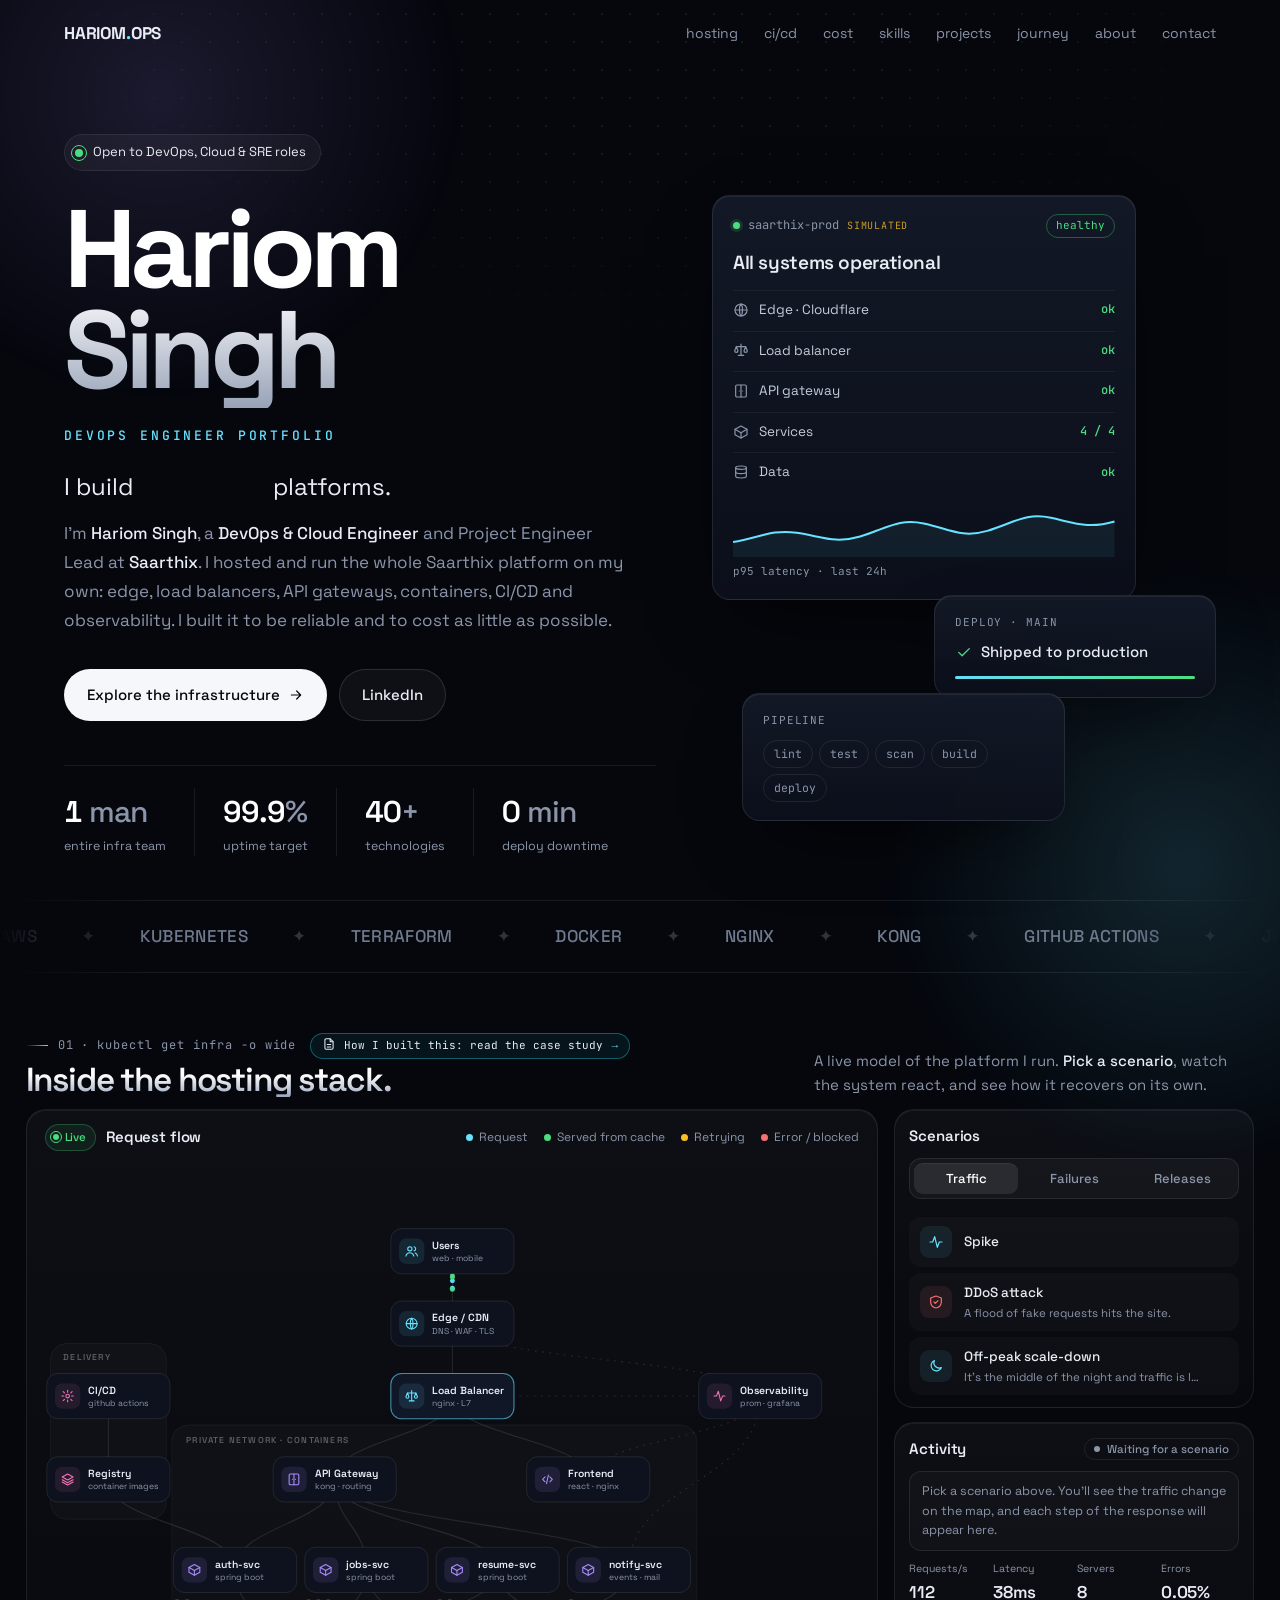
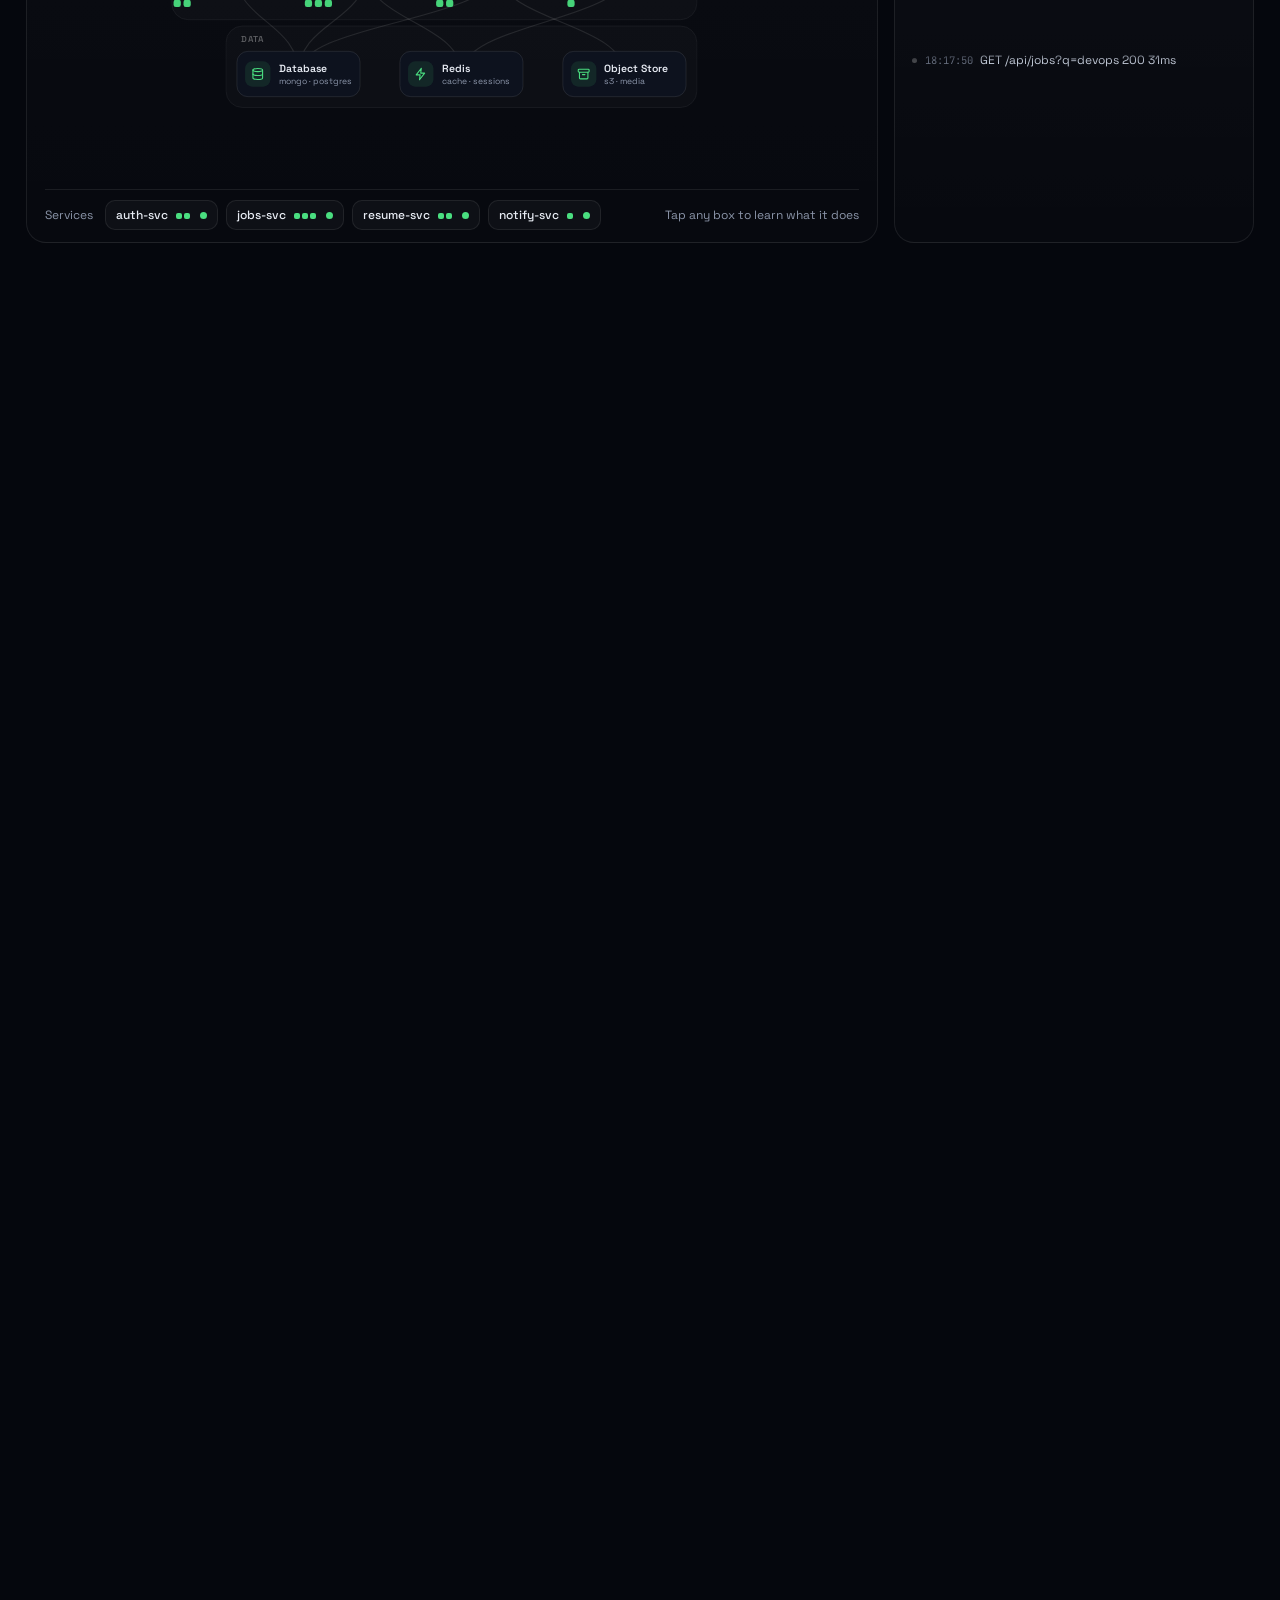
<file: index.html>
<!doctype html>
<html lang="en">
<head>
<meta charset="utf-8">
<meta name="viewport" content="width=device-width, initial-scale=1">
<title>Hariom Singh – DevOps Engineer Portfolio | AWS, Kubernetes, CI/CD</title>
<meta name="description" content="DevOps portfolio of Hariom Singh, a DevOps Engineer who built and runs the Saarthix platform solo: load balancers, API gateways, CI/CD and monitoring.">
<meta name="author" content="Hariom Singh">
<meta name="keywords" content="Hariom Singh, DevOps Engineer, DevOps Engineer Portfolio, Cloud Engineer, SRE, Site Reliability Engineer, Platform Engineer, AWS, Kubernetes, Terraform, Docker, CI/CD, GitHub Actions, Nginx, Kong, Prometheus, Grafana, Saarthix">
<meta name="robots" content="index, follow, max-image-preview:large, max-snippet:-1, max-video-preview:-1">
<link rel="canonical" href="https://hariomsinghdevops.prsoftwares.in/">
<meta name="theme-color" content="#04060d">
<meta name="color-scheme" content="dark">

<!-- Icons -->
<link rel="icon" href="/favicon.svg" type="image/svg+xml">
<link rel="icon" href="/icon-192.png" type="image/png" sizes="192x192">
<link rel="apple-touch-icon" href="/apple-touch-icon.png">
<link rel="manifest" href="/site.webmanifest">

<!-- Open Graph / social sharing -->
<meta property="og:type" content="profile">
<meta property="og:site_name" content="Hariom Singh · DevOps">
<meta property="og:url" content="https://hariomsinghdevops.prsoftwares.in/">
<meta property="og:title" content="Hariom Singh – DevOps Engineer Portfolio">
<meta property="og:description" content="DevOps Engineer who single-handedly built, hosts and runs the entire Saarthix platform: load balancers, API gateways, containers, CI/CD and observability, on a startup budget.">
<meta property="og:image" content="https://hariomsinghdevops.prsoftwares.in/og-image.jpg">
<meta property="og:image:width" content="1200">
<meta property="og:image:height" content="630">
<meta property="og:image:alt" content="Hariom Singh – DevOps Engineer · Cloud · SRE">
<meta property="og:locale" content="en_IN">
<meta property="profile:first_name" content="Hariom">
<meta property="profile:last_name" content="Singh">
<meta name="twitter:card" content="summary_large_image">
<meta name="twitter:title" content="Hariom Singh – DevOps Engineer Portfolio">
<meta name="twitter:description" content="Built, hosts and runs the entire Saarthix platform solo: load balancers, API gateways, CI/CD and observability. Skills: AWS, Kubernetes, Terraform.">
<meta name="twitter:image" content="https://hariomsinghdevops.prsoftwares.in/og-image.jpg">
<meta name="twitter:image:alt" content="Hariom Singh – DevOps Engineer · Cloud · SRE">

<!-- Structured data: who this page is about -->
<script type="application/ld+json">
{
  "@context": "https://schema.org",
  "@graph": [
    {
      "@type": "Person",
      "@id": "https://hariomsinghdevops.prsoftwares.in/#person",
      "name": "Hariom Singh",
      "givenName": "Hariom",
      "familyName": "Singh",
      "alternateName": ["Hariom", "Hariom Singh DevOps", "Hariom Singh DevOps Engineer"],
      "jobTitle": ["DevOps Engineer", "Project Engineer Lead"],
      "description": "DevOps Engineer and Project Engineer Lead at Saarthix who single-handedly built, hosts and runs the Saarthix platform: load balancers, API gateways, containers, CI/CD pipelines and monitoring, on a startup budget.",
      "url": "https://hariomsinghdevops.prsoftwares.in/",
      "image": "https://hariomsinghdevops.prsoftwares.in/og-image.jpg",
      "worksFor": { "@type": "Organization", "name": "Saarthix" },
      "sameAs": [
        "https://www.linkedin.com/in/hariom2003/",
        "https://github.com/Hariom00027"
      ],
      "knowsAbout": ["DevOps", "Site Reliability Engineering", "Platform Engineering", "Cloud Computing", "Amazon Web Services", "Google Cloud Platform", "Kubernetes", "Docker", "Terraform", "Helm", "Ansible", "CI/CD", "GitHub Actions", "GitLab CI/CD", "Jenkins", "GitOps", "ArgoCD", "Nginx", "Kong Gateway", "API Gateway", "Load Balancing", "CDN", "Prometheus", "Grafana", "Loki", "Elastic Stack", "HashiCorp Vault", "Trivy", "DevSecOps", "PostgreSQL", "MongoDB", "Redis", "Linux", "Bash", "Python", "Go", "FinOps", "Cloud Cost Optimization"]
    },
    {
      "@type": "ProfilePage",
      "@id": "https://hariomsinghdevops.prsoftwares.in/#profilepage",
      "url": "https://hariomsinghdevops.prsoftwares.in/",
      "name": "Hariom Singh – DevOps Engineer Portfolio",
      "inLanguage": "en",
      "dateModified": "2026-10-19",
      "mainEntity": { "@id": "https://hariomsinghdevops.prsoftwares.in/#person" },
      "isPartOf": { "@id": "https://hariomsinghdevops.prsoftwares.in/#website" },
      "primaryImageOfPage": "https://hariomsinghdevops.prsoftwares.in/og-image.jpg"
    },
    {
      "@type": "WebSite",
      "@id": "https://hariomsinghdevops.prsoftwares.in/#website",
      "url": "https://hariomsinghdevops.prsoftwares.in/",
      "name": "Hariom Singh – DevOps Engineer Portfolio",
      "alternateName": "Hariom.Ops",
      "inLanguage": "en",
      "author": { "@id": "https://hariomsinghdevops.prsoftwares.in/#person" },
      "publisher": { "@id": "https://hariomsinghdevops.prsoftwares.in/#person" }
    }
  ]
}
</script>

<link rel="preload" href="/fonts/space-grotesk-latin.woff2" as="font" type="font/woff2" crossorigin>
<link rel="preload" href="/fonts/jetbrains-mono-latin.woff2" as="font" type="font/woff2" crossorigin>
<link rel="stylesheet" href="/styles.css?v=20261019d">
</head>
<body>
<svg width="0" height="0" style="position:absolute" aria-hidden="true">
  <symbol id="i-gh" viewBox="0 0 16 16"><path fill="currentColor" d="M8 0C3.58 0 0 3.58 0 8c0 3.54 2.29 6.53 5.47 7.59.4.07.55-.17.55-.38 0-.19-.01-.82-.01-1.49-2.01.37-2.53-.49-2.69-.94-.09-.23-.48-.94-.82-1.13-.28-.15-.68-.52-.01-.53.63-.01 1.08.58 1.23.82.72 1.21 1.87.87 2.33.66.07-.52.28-.87.51-1.07-1.78-.2-3.64-.89-3.64-3.95 0-.87.31-1.59.82-2.15-.08-.2-.36-1.02.08-2.12 0 0 .67-.21 2.2.82.64-.18 1.32-.27 2-.27.68 0 1.36.09 2 .27 1.53-1.04 2.2-.82 2.2-.82.44 1.1.16 1.92.08 2.12.51.56.82 1.27.82 2.15 0 3.07-1.87 3.75-3.65 3.95.29.25.54.73.54 1.48 0 1.07-.01 1.93-.01 2.2 0 .21.15.46.55.38A8.013 8.013 0 0016 8c0-4.42-3.58-8-8-8z"/></symbol>
  <symbol id="i-git" viewBox="0 0 24 24" fill="none" stroke="currentColor" stroke-width="1.8" stroke-linecap="round" stroke-linejoin="round"><circle cx="6" cy="5" r="2"/><circle cx="6" cy="19" r="2"/><circle cx="18" cy="7" r="2"/><path d="M6 7v10M18 9c0 5-6 5-10 8"/></symbol>
  <symbol id="i-lint" viewBox="0 0 24 24" fill="none" stroke="currentColor" stroke-width="1.8" stroke-linecap="round" stroke-linejoin="round"><path d="M4 6h10M4 12h10M4 18h6"/><path d="M15 17l2.5 2.5L22 15"/></symbol>
  <symbol id="i-test" viewBox="0 0 24 24" fill="none" stroke="currentColor" stroke-width="1.8" stroke-linecap="round" stroke-linejoin="round"><path d="M9 3h6M10 3v6l-5 9a2 2 0 0 0 1.7 3h10.6a2 2 0 0 0 1.7-3l-5-9V3"/><path d="M7.5 14h9"/></symbol>
  <symbol id="i-shield" viewBox="0 0 24 24" fill="none" stroke="currentColor" stroke-width="1.8" stroke-linecap="round" stroke-linejoin="round"><path d="M12 3l8 3v6c0 5-3.5 8-8 9-4.5-1-8-4-8-9V6z"/><path d="M9 12l2 2 4-4"/></symbol>
  <symbol id="i-box" viewBox="0 0 24 24" fill="none" stroke="currentColor" stroke-width="1.8" stroke-linecap="round" stroke-linejoin="round"><path d="M21 8l-9-5-9 5 9 5 9-5z"/><path d="M3 8v8l9 5 9-5V8"/><path d="M12 13v8"/></symbol>
  <symbol id="i-upload" viewBox="0 0 24 24" fill="none" stroke="currentColor" stroke-width="1.8" stroke-linecap="round" stroke-linejoin="round"><path d="M12 16V4M7 9l5-5 5 5"/><path d="M4 16v3a1 1 0 0 0 1 1h14a1 1 0 0 0 1-1v-3"/></symbol>
  <symbol id="i-rocket" viewBox="0 0 24 24" fill="none" stroke="currentColor" stroke-width="1.8" stroke-linecap="round" stroke-linejoin="round"><path d="M5 15c-1.5 1.5-2 5-2 5s3.5-.5 5-2"/><path d="M9 15l-3-3c1-4 4-8 11-9 0 7-5 10-9 11z"/><circle cx="14.5" cy="9.5" r="1.5"/></symbol>
  <symbol id="i-pulse" viewBox="0 0 24 24" fill="none" stroke="currentColor" stroke-width="1.8" stroke-linecap="round" stroke-linejoin="round"><path d="M3 12h4l3-8 4 16 3-8h4"/></symbol>
  <symbol id="i-check" viewBox="0 0 24 24" fill="none" stroke="currentColor" stroke-width="1.8" stroke-linecap="round" stroke-linejoin="round"><path d="M5 12.5l4.5 4.5L19 7.5"/></symbol>
  <symbol id="i-x" viewBox="0 0 24 24" fill="none" stroke="currentColor" stroke-width="1.8" stroke-linecap="round" stroke-linejoin="round"><path d="M6 6l12 12M18 6L6 18"/></symbol>
  <symbol id="i-globe" viewBox="0 0 24 24" fill="none" stroke="currentColor" stroke-width="1.8" stroke-linecap="round" stroke-linejoin="round"><circle cx="12" cy="12" r="9"/><path d="M3 12h18M12 3c3 3 3 15 0 18M12 3c-3 3-3 15 0 18"/></symbol>
  <symbol id="i-arrow" viewBox="0 0 24 24" fill="none" stroke="currentColor" stroke-width="1.8" stroke-linecap="round" stroke-linejoin="round"><path d="M5 12h14M13 6l6 6-6 6"/></symbol>
  <symbol id="i-doc" viewBox="0 0 24 24" fill="none" stroke="currentColor" stroke-width="1.8" stroke-linecap="round" stroke-linejoin="round"><path d="M14 3H7a2 2 0 0 0-2 2v14a2 2 0 0 0 2 2h10a2 2 0 0 0 2-2V8z"/><path d="M14 3v5h5M9 13h6M9 17h6"/></symbol>
  <symbol id="i-compass" viewBox="0 0 24 24" fill="none" stroke="currentColor" stroke-width="1.8" stroke-linecap="round" stroke-linejoin="round"><circle cx="12" cy="12" r="9"/><path d="M15.5 8.5l-2 5-5 2 2-5z"/></symbol>
  <symbol id="i-code" viewBox="0 0 24 24" fill="none" stroke="currentColor" stroke-width="1.8" stroke-linecap="round" stroke-linejoin="round"><path d="M8 8l-4 4 4 4M16 8l4 4-4 4M13.5 5l-3 14"/></symbol>
  <symbol id="i-cog" viewBox="0 0 24 24" fill="none" stroke="currentColor" stroke-width="1.8" stroke-linecap="round" stroke-linejoin="round"><circle cx="12" cy="12" r="3"/><path d="M12 2.5v3M12 18.5v3M4.6 4.6l2.1 2.1M17.3 17.3l2.1 2.1M2.5 12h3M18.5 12h3M4.6 19.4l2.1-2.1M17.3 6.7l2.1-2.1"/></symbol>
  <symbol id="i-layers" viewBox="0 0 24 24" fill="none" stroke="currentColor" stroke-width="1.8" stroke-linecap="round" stroke-linejoin="round"><path d="M12 3l9 5-9 5-9-5 9-5z"/><path d="M3 12.5l9 5 9-5"/><path d="M3 16.5l9 5 9-5"/></symbol>
  <symbol id="i-scale" viewBox="0 0 24 24" fill="none" stroke="currentColor" stroke-width="1.8" stroke-linecap="round" stroke-linejoin="round"><path d="M12 3v17M8 20h8M5 7h14"/><path d="M5 7l-2.5 6a2.5 2.5 0 0 0 5 0zM19 7l-2.5 6a2.5 2.5 0 0 0 5 0z"/></symbol>
  <symbol id="i-gate" viewBox="0 0 24 24" fill="none" stroke="currentColor" stroke-width="1.8" stroke-linecap="round" stroke-linejoin="round"><rect x="4" y="3" width="16" height="18" rx="2"/><path d="M12 3v18M9.5 12h.01M14.5 12h.01"/></symbol>
  <symbol id="i-db" viewBox="0 0 24 24" fill="none" stroke="currentColor" stroke-width="1.8" stroke-linecap="round" stroke-linejoin="round"><ellipse cx="12" cy="5.5" rx="8" ry="2.5"/><path d="M4 5.5v13c0 1.4 3.6 2.5 8 2.5s8-1.1 8-2.5v-13"/><path d="M4 12c0 1.4 3.6 2.5 8 2.5s8-1.1 8-2.5"/></symbol>
  <symbol id="i-users" viewBox="0 0 24 24" fill="none" stroke="currentColor" stroke-width="1.8" stroke-linecap="round" stroke-linejoin="round"><circle cx="9" cy="8" r="3.5"/><path d="M2.5 20c.8-3.6 3.4-5.5 6.5-5.5s5.7 1.9 6.5 5.5"/><path d="M16 4.6a3.5 3.5 0 0 1 0 6.8M18 14.8c2 .7 3.2 2.5 3.6 5.2"/></symbol>
  <symbol id="i-bolt" viewBox="0 0 24 24" fill="none" stroke="currentColor" stroke-width="1.8" stroke-linecap="round" stroke-linejoin="round"><path d="M13 2.5L4.5 13.5H11l-1 8 8.5-11H12z"/></symbol>
  <symbol id="i-archive" viewBox="0 0 24 24" fill="none" stroke="currentColor" stroke-width="1.8" stroke-linecap="round" stroke-linejoin="round"><rect x="3" y="4" width="18" height="5" rx="1.5"/><path d="M5 9v9.5A1.5 1.5 0 0 0 6.5 20h11a1.5 1.5 0 0 0 1.5-1.5V9M10 13h4"/></symbol>
  <symbol id="i-moon" viewBox="0 0 24 24" fill="none" stroke="currentColor" stroke-width="1.8" stroke-linecap="round" stroke-linejoin="round"><path d="M20 14.5A8 8 0 0 1 9.5 4a8 8 0 1 0 10.5 10.5z"/></symbol>
  <symbol id="i-undo" viewBox="0 0 24 24" fill="none" stroke="currentColor" stroke-width="1.8" stroke-linecap="round" stroke-linejoin="round"><path d="M9 14L4 9l5-5"/><path d="M4 9h10.5a5.5 5.5 0 0 1 0 11H11"/></symbol>
  <symbol id="i-ext" viewBox="0 0 16 16"><path d="M9 2h5v5M14 2L7 9M12 9.5V14H2V4h4.5" fill="none" stroke="currentColor" stroke-width="1.6" stroke-linecap="round" stroke-linejoin="round"/></symbol>
</svg>

<div class="noise-glow a"></div>
<div class="noise-glow b"></div>
<div class="dot-grid" aria-hidden="true"></div>
<div id="progress"></div>

<nav id="nav">
  <a href="#hero" class="logo">HARIOM<span>.</span>OPS</a>
  <button class="burger" aria-label="Menu" id="burger">☰</button>
  <ul class="nav-links" id="nav-links">
    <li><a href="#hosting">hosting</a></li>
    <li><a href="#pipeline">ci/cd</a></li>
    <li><a href="#cost">cost</a></li>
    <li><a href="#skills">skills</a></li>
    <li><a href="#projects">projects</a></li>
    <li><a href="#journey">journey</a></li>
    <li><a href="#about">about</a></li>
    <li><a href="#contact">contact</a></li>
  </ul>
</nav>

<main>

<!-- ================= HERO ================= -->
<section id="hero">
  <div class="container hero-grid">
    <div class="hero-copy">
      <a class="hero-badge" href="#contact"><i aria-hidden="true"></i>Open to DevOps, Cloud &amp; SRE roles</a>
      <h1 class="hero-h1"><span class="hero-name">Hariom Singh</span><span class="h1-sub">DevOps Engineer Portfolio</span></h1>
      <p class="hero-role">I build <span class="rot-wrap"><span class="rot" id="typed">reliable</span></span> platforms.</p>
      <p class="hero-desc">
        I'm <b>Hariom Singh</b>, a <b>DevOps &amp; Cloud Engineer</b> and Project Engineer Lead at <b>Saarthix</b>.
        I hosted and run the whole Saarthix platform on my own: edge, load balancers, API gateways,
        containers, CI/CD and observability. I built it to be reliable and to cost as little as possible.
      </p>
      <div class="hero-cta">
        <a href="#hosting" class="btn magnetic">Explore the infrastructure <svg class="bi"><use href="#i-arrow"/></svg></a>
        <a href="https://www.linkedin.com/in/hariom2003/" target="_blank" rel="noopener" class="btn alt magnetic">LinkedIn</a>
      </div>
      <div class="hero-stats">
        <div class="stat"><div class="num" data-count="1" data-suffix=" man">1</div><div class="lbl">entire infra team</div></div>
        <div class="stat"><div class="num" data-count="99.9" data-dec="1" data-suffix="%">99.9</div><div class="lbl">uptime target</div></div>
        <div class="stat"><div class="num" data-count="40" data-suffix="+">40</div><div class="lbl">technologies</div></div>
        <div class="stat"><div class="num" data-count="0" data-suffix=" min">0</div><div class="lbl">deploy downtime</div></div>
      </div>
    </div>
    <div class="hero-visual" aria-hidden="true">
      <div class="hv-card hv-main">
        <div class="hv-top"><span class="hv-dot"></span>saarthix-prod<span class="hv-sim">simulated</span><span class="hv-pill">healthy</span></div>
        <div class="hv-title">All systems operational</div>
        <ul class="hv-rows">
          <li><span><svg><use href="#i-globe"/></svg>Edge · Cloudflare</span><b>ok</b></li>
          <li><span><svg><use href="#i-scale"/></svg>Load balancer</span><b>ok</b></li>
          <li><span><svg><use href="#i-gate"/></svg>API gateway</span><b>ok</b></li>
          <li><span><svg><use href="#i-box"/></svg>Services</span><b>4 / 4</b></li>
          <li><span><svg><use href="#i-db"/></svg>Data</span><b>ok</b></li>
        </ul>
        <svg class="hv-spark" viewBox="0 0 300 60" preserveAspectRatio="none"><path class="hv-area" d="M0 44 C20 40 30 30 50 34 S80 46 100 38 130 18 150 24 180 40 200 32 230 12 250 18 280 30 300 22 V60 H0Z"/><path class="hv-line" d="M0 44 C20 40 30 30 50 34 S80 46 100 38 130 18 150 24 180 40 200 32 230 12 250 18 280 30 300 22"/></svg>
        <div class="hv-foot"><span>p95 latency · last 24h</span></div>
      </div>
      <div class="hv-card hv-deploy">
        <div class="hv-k">Deploy · main</div>
        <div class="hv-v"><svg><use href="#i-check"/></svg>Shipped to production</div>
        <div class="hv-bar"><i></i></div>
      </div>
      <div class="hv-card hv-pipe">
        <div class="hv-k">Pipeline</div>
        <div class="hv-steps"><span>lint</span><span>test</span><span>scan</span><span>build</span><span>deploy</span></div>
      </div>
    </div>
  </div>
</section>

<div class="marquee"><div class="track" id="marquee"></div></div>

<!-- ================= HOSTING ================= -->
<section id="hosting">
  <div class="container dash-wrap">
    <div class="dash-head reveal">
      <div>
        <div class="dash-tagrow"><div class="sec-tag">01 · kubectl get infra -o wide</div><a class="pill-link" href="/saarthix-case-study"><span aria-hidden="true"><svg><use href="#i-doc"/></svg></span> How I built this: read the case study <i aria-hidden="true">→</i></a></div>
        <h2 class="sec-title">Inside the hosting stack.</h2>
      </div>
      <p class="hx-how">A live model of the platform I run. <b>Pick a scenario</b>, watch the system react, and see how it recovers on its own.</p>
    </div>

    <div class="hx reveal d1" id="arch-split">
      <!-- map -->
      <div class="glass hx-map">
        <div class="hx-bar">
          <div class="hx-title"><span class="hx-live"><i></i>Live</span>Request flow</div>
          <div class="hx-legend" aria-label="Legend">
            <span><i class="lg-req"></i>Request</span>
            <span><i class="lg-cache"></i>Served from cache</span>
            <span><i class="lg-retry"></i>Retrying</span>
            <span><i class="lg-err"></i>Error / blocked</span>
          </div>
        </div>
        <div class="arch-canvas">
          <div class="arch-banner" id="arch-banner"></div>
          <svg id="arch-svg" viewBox="0 0 900 560" preserveAspectRatio="xMidYMid meet" role="img" aria-label="Hosting architecture: users, Cloudflare edge, load balancer, API gateway, four services, database, cache, object storage, CI/CD and monitoring"></svg>
        </div>
        <div class="hx-foot">
          <span class="hx-foot-l">Services</span>
          <div class="svc-list" id="svc-list"></div>
          <span class="hx-hint">Tap any box to learn what it does</span>
        </div>
      </div>

      <!-- side panel -->
      <aside class="hx-side">
        <div class="glass hx-panel hx-scen">
          <div class="hx-ph">Scenarios</div>
          <div id="arch-events"></div>
        </div>
        <div class="glass hx-panel hx-act">
          <div class="hx-ph">Activity <span class="ctrl-status" id="ctrl-status"><i></i><span>Waiting for a scenario</span></span></div>
          <div class="hx-story" id="hx-story">Pick a scenario above. You'll see the traffic change on the map, and each step of the response will appear here.</div>
          <div class="hx-kpis">
            <div><span>Requests/s</span><b class="m-val ok" id="m-rps">0</b></div>
            <div><span>Latency</span><b class="m-val ok" id="m-lat">0ms</b></div>
            <div><span>Servers</span><b class="m-val ok" id="m-pods">0</b></div>
            <div><span>Errors</span><b class="m-val ok" id="m-err">0%</b></div>
          </div>
          <canvas class="spark" id="spark"></canvas>
          <div class="arch-log" id="arch-log"></div>
        </div>
      </aside>
    </div>
  </div>
</section>

<!-- ================= PIPELINE ================= -->
<section id="pipeline">
  <div class="container">
    <div class="sec-tag reveal">02 · git push origin main</div>
    <h2 class="sec-title reveal d1">CI/CD: from commit to production.</h2>
    <p class="sec-sub reveal d2">Every change I push goes through the same automated checks before it reaches users. If any check fails, the change stops and production stays safe. Ship a good commit, then try a broken one.</p>

    <div class="glass pp neon reveal" id="pp">
      <!-- commit + controls -->
      <div class="pp-head">
        <div class="pp-commit">
          <span class="pp-avatar" aria-hidden="true"><svg><use href="#i-git"/></svg></span>
          <div class="pp-cmeta">
            <div class="pp-cline"><span class="sim-tag">simulated run</span><code id="sha">a1b2c3d</code><span class="pp-branch">main</span></div>
            <div class="pp-cmsg" id="cmsg">feat: add job recommendations API</div>
          </div>
        </div>
        <div class="pp-btns">
          <button class="btn sm" id="btn-run" type="button"><svg class="bi"><use href="#i-check"/></svg>Ship a good commit</button>
          <button class="btn sm alt" id="btn-fail" type="button"><svg class="bi"><use href="#i-x"/></svg>Ship a broken commit</button>
        </div>
      </div>

      <!-- the track -->
      <div class="pp-phases" aria-hidden="true">
        <span style="--s:1;--e:3">Get the code</span>
        <span style="--s:3;--e:5">Check quality</span>
        <span style="--s:5;--e:7">Package</span>
        <span style="--s:7;--e:9">Release</span>
      </div>
      <div class="pp-track" id="pp-track">
        <div class="pp-rail"><i id="pp-fill"></i></div>
        <div class="pp-cap" id="pp-cap" aria-hidden="true"><svg><use href="#i-box"/></svg><b id="pp-capsha">a1b2c3d</b></div>
        <ol class="pp-steps" id="pp-steps"></ol>
      </div>

      <!-- explanation + log -->
      <div class="pp-body">
        <div class="pp-explain" aria-live="polite">
          <div class="pp-ex-top"><span id="pp-ex-n">READY</span><span id="pp-ex-phase"></span></div>
          <h3 id="pp-ex-title">Press a button to push a commit</h3>
          <p id="pp-ex-what">The pipeline will take it from a <code>git push</code> all the way to live users, one automated step at a time.</p>
          <p class="pp-why" id="pp-ex-why"><b>Why it matters:</b> no manual steps means every release is repeatable, and nothing broken reaches users.</p>
          <div class="pp-progress"><i id="pp-prog"></i></div>
        </div>
        <div class="pipe-term pp-term" id="pipe-term"><div class="term-bar"><span></span><span></span><span></span></div><div class="c">$ waiting for a push to main…</div></div>
      </div>

      <!-- production -->
      <div class="pp-prod" id="pp-prod">
        <div class="pp-prod-l">
          <span class="pp-env"><svg><use href="#i-globe"/></svg>Production</span>
          <span class="pp-ver">live version <b id="pp-ver">v127</b></span>
        </div>
        <div class="pp-pods" id="pp-pods" role="img" aria-label="Four production servers"><i></i><i></i><i></i><i></i></div>
        <div class="pp-prod-msg" id="pp-prod-msg">serving users · 0 errors</div>
      </div>

      <div class="pp-summary" id="pp-summary" hidden></div>
    </div>
  </div>
</section>

<!-- ================= COST ================= -->
<section id="cost">
  <div class="container">
    <div class="sec-tag reveal">03 · aws ce get-cost-and-usage</div>
    <h2 class="sec-title reveal d1">Cost optimization on a startup budget.</h2>
    <p class="sec-sub reveal d2">I kept monthly spend as low as possible without dropping reliability. These are the main areas I optimized.</p>
    <div class="cost-grid">
      <div class="glass cost-chart reveal">
        <div class="bars" id="bars"></div>
        <div class="legend"><span class="lb">typical managed setup</span><span class="la">my architecture</span><em class="legend-tag" title="Relative comparison, not billed figures">illustrative</em></div>
      </div>
      <div class="cost-side">
        <div class="glass saving neon reveal d1">
          <div class="big">6</div>
          <div class="cap">COST LEVERS IN PRODUCTION</div>
        </div>
        <ul class="glass tactics reveal d2">
          <li><b>01</b>Right-sized compute, with ARM/Graviton and spot capacity where it fits</li>
          <li><b>02</b>Self-hosted Nginx/Kong gateway instead of paid managed gateways</li>
          <li><b>03</b>CDN caching at the edge, which cut origin egress</li>
          <li><b>04</b>Container bin-packing and autoscaling down to the floor</li>
          <li><b>05</b>Self-managed open-source observability (Prometheus, Grafana, Loki)</li>
          <li><b>06</b>Tags and budgets with alerts, so cost is tracked like any other SLO</li>
        </ul>
      </div>
    </div>
  </div>
</section>

<!-- ================= SKILLS ================= -->
<section id="skills">
  <div class="container">
    <div class="sec-tag reveal">04 · helm list --all-namespaces</div>
    <h2 class="sec-title reveal d1">The toolbox: DevOps skills &amp; tools.</h2>
    <p class="sec-sub reveal d2">The tools I use day to day across cloud, containers, automation, observability, security and data. <b style="color:var(--cyan)">Click any skill</b> to see what it&#39;s used for.</p>
    <div class="skills-grid">
      <div class="galaxy reveal" id="galaxy">
        <div class="orbit o1"></div><div class="orbit o2"></div><div class="orbit o3"></div>
        <div class="center">DEV<br>OPS</div>
      </div>
      <div class="skill-cats" id="skill-cats">
        <div class="glass skill-cat reveal d0">
          <h3 class="sc-h"><span>CLOUD & INFRASTRUCTURE</span><span>92%</span></h3>
          <div class="meter"><i data-w="92"></i></div>
          <div class="chips"><button type="button" class="chip" data-skill="AWS">AWS</button><button type="button" class="chip" data-skill="AWS Landing Zone">AWS Landing Zone</button><button type="button" class="chip" data-skill="EC2">EC2</button><button type="button" class="chip" data-skill="RDS">RDS</button><button type="button" class="chip" data-skill="S3">S3</button><button type="button" class="chip" data-skill="Lambda">Lambda</button><button type="button" class="chip" data-skill="EventBridge">EventBridge</button><button type="button" class="chip" data-skill="CloudTrail">CloudTrail</button><button type="button" class="chip" data-skill="GCP">GCP</button><button type="button" class="chip" data-skill="Alibaba Cloud">Alibaba Cloud</button><button type="button" class="chip" data-skill="Cloud Networking">Cloud Networking</button><button type="button" class="chip" data-skill="Graviton">Graviton</button><button type="button" class="chip" data-skill="Docker">Docker</button><button type="button" class="chip" data-skill="Kubernetes">Kubernetes</button><button type="button" class="chip" data-skill="Karpenter">Karpenter</button><button type="button" class="chip" data-skill="Terraform">Terraform</button></div>
        </div>
        <div class="glass skill-cat reveal d1">
          <h3 class="sc-h"><span>CI/CD & AUTOMATION</span><span>95%</span></h3>
          <div class="meter"><i data-w="95"></i></div>
          <div class="chips"><button type="button" class="chip" data-skill="GitHub Actions">GitHub Actions</button><button type="button" class="chip" data-skill="GitLab CI/CD">GitLab CI/CD</button><button type="button" class="chip" data-skill="Jenkins">Jenkins</button><button type="button" class="chip" data-skill="GitOps">GitOps</button><button type="button" class="chip" data-skill="ArgoCD">ArgoCD</button><button type="button" class="chip" data-skill="Ansible">Ansible</button><button type="button" class="chip" data-skill="Bash">Bash</button><button type="button" class="chip" data-skill="Python">Python</button><button type="button" class="chip" data-skill="Golang">Golang</button></div>
        </div>
        <div class="glass skill-cat reveal d2">
          <h3 class="sc-h"><span>MONITORING & OBSERVABILITY</span><span>88%</span></h3>
          <div class="meter"><i data-w="88"></i></div>
          <div class="chips"><button type="button" class="chip" data-skill="Prometheus">Prometheus</button><button type="button" class="chip" data-skill="Grafana">Grafana</button><button type="button" class="chip" data-skill="Loki">Loki</button><button type="button" class="chip" data-skill="Thanos">Thanos</button><button type="button" class="chip" data-skill="Elastic Stack">Elastic Stack</button><button type="button" class="chip" data-skill="AWS CloudWatch">AWS CloudWatch</button><button type="button" class="chip" data-skill="Sentry">Sentry</button><button type="button" class="chip" data-skill="Datadog">Datadog</button><button type="button" class="chip" data-skill="Alertmanager">Alertmanager</button></div>
        </div>
        <div class="glass skill-cat reveal d3">
          <h3 class="sc-h"><span>DISTRIBUTED SYSTEMS & NETWORKING</span><span>93%</span></h3>
          <div class="meter"><i data-w="93"></i></div>
          <div class="chips"><button type="button" class="chip" data-skill="Load Balancing">Load Balancing</button><button type="button" class="chip" data-skill="Nginx">Nginx</button><button type="button" class="chip" data-skill="API Gateway">API Gateway</button><button type="button" class="chip" data-skill="Kong Gateway">Kong Gateway</button><button type="button" class="chip" data-skill="CDN Architecture">CDN Architecture</button><button type="button" class="chip" data-skill="Caching Strategy">Caching Strategy</button><button type="button" class="chip" data-skill="Helm">Helm</button><button type="button" class="chip" data-skill="Linux">Linux</button><button type="button" class="chip" data-skill="imgproxy">imgproxy</button></div>
        </div>
        <div class="glass skill-cat reveal d0">
          <h3 class="sc-h"><span>SECURITY & DEVSECOPS</span><span>85%</span></h3>
          <div class="meter"><i data-w="85"></i></div>
          <div class="chips"><button type="button" class="chip" data-skill="IAM Governance">IAM Governance</button><button type="button" class="chip" data-skill="Vault">Vault</button><button type="button" class="chip" data-skill="Trivy">Trivy</button><button type="button" class="chip" data-skill="Vulnerability Scanning">Vulnerability Scanning</button><button type="button" class="chip" data-skill="WAF Tuning">WAF Tuning</button><button type="button" class="chip" data-skill="Rate Limiting">Rate Limiting</button><button type="button" class="chip" data-skill="Cloud Compliance">Cloud Compliance</button><button type="button" class="chip" data-skill="Kubecost">Kubecost</button></div>
        </div>
        <div class="glass skill-cat reveal d1">
          <h3 class="sc-h"><span>DATABASES</span><span>87%</span></h3>
          <div class="meter"><i data-w="87"></i></div>
          <div class="chips"><button type="button" class="chip" data-skill="PostgreSQL">PostgreSQL</button><button type="button" class="chip" data-skill="PgBouncer">PgBouncer</button><button type="button" class="chip" data-skill="MySQL">MySQL</button><button type="button" class="chip" data-skill="MongoDB">MongoDB</button><button type="button" class="chip" data-skill="Redis">Redis</button></div>
        </div>
      </div>
    </div>
  </div>
</section>

<!-- ================= TERMINAL ================= -->
<section id="terminal">
  <div class="container">
    <div class="sec-tag reveal">05 · ssh guest@hariom.ops</div>
    <h2 class="sec-title reveal d1">Talk to my shell.</h2>
    <p class="sec-sub reveal d2">It's a working terminal. Type <code style="color:var(--cyan)">help</code> to see the commands.</p>
    <div class="glass term-wrap neon reveal">
      <div class="term-top"><span class="d"></span><span class="d"></span><span class="d"></span><div class="title">guest@hariom-ops: ~</div></div>
      <div id="shell" data-cursor="text"></div>
    </div>
    <div class="term-hints reveal" id="term-hints"></div>
  </div>
</section>

<!-- ================= PROJECTS ================= -->
<section id="projects">
  <div class="container">
    <div class="sec-tag reveal">06 · ls ~/projects</div>
    <h2 class="sec-title reveal d1">DevOps &amp; engineering projects.</h2>
    <p class="sec-sub reveal d2">Production infrastructure first, then the apps, models and sites I've built along the way. Every project links to its write-up, its source or a live demo.</p>

    <!-- featured -->
    <article class="glass neon pfeat reveal" data-cat="devops">
      <div class="pfeat-body">
        <div class="pf-kicker">FEATURED · IN PRODUCTION</div>
        <h3>Saarthix platform hosting</h3>
        <p>I designed, hosted and run the entire Saarthix platform on my own, from DNS to database, built to stay reliable and cost as little as possible.</p>
        <ul class="pf-points">
          <li>Cloudflare at the edge for DNS, CDN, TLS and WAF</li>
          <li>Load balancer and API gateway as the single front door</li>
          <li>Containerised Spring Boot and React services shipped by CI/CD</li>
          <li>Monitoring and alerting so one person can run it</li>
        </ul>
        <div class="chips"><span class="chip">Cloudflare</span><span class="chip">Nginx</span><span class="chip">API gateway</span><span class="chip">Docker</span><span class="chip">Spring Boot</span><span class="chip">React</span><span class="chip">CI/CD</span></div>
        <div class="pf-actions">
          <a class="btn" href="/saarthix-case-study">Read the case study →</a>
          <a class="btn alt" href="#hosting">Explore the live map ↑</a>
        </div>
      </div>
      <div class="pfeat-visual" aria-hidden="true">
        <div class="pv-line"><i></i></div>
        <div class="pv-layer c"><span><svg><use href="#i-globe"/></svg></span>Edge / CDN<em>DNS · WAF · TLS</em></div>
        <div class="pv-layer c"><span><svg><use href="#i-scale"/></svg></span>Load balancer<em>health-checked</em></div>
        <div class="pv-layer v"><span><svg><use href="#i-gate"/></svg></span>API gateway<em>auth · rate limits</em></div>
        <div class="pv-layer v"><span><svg><use href="#i-box"/></svg></span>Services<em>Spring Boot · React</em></div>
        <div class="pv-layer g"><span><svg><use href="#i-db"/></svg></span>Data<em>DB · cache · storage</em></div>
      </div>
    </article>

    <!-- filters -->
    <div class="pfilters reveal" role="group" aria-label="Filter projects">
      <button type="button" class="pf-btn on" data-f="all">All <b></b></button>
      <button type="button" class="pf-btn" data-f="devops">DevOps &amp; Cloud <b></b></button>
      <button type="button" class="pf-btn" data-f="web">Web <b></b></button>
      <button type="button" class="pf-btn" data-f="ml">ML &amp; Data <b></b></button>
      <button type="button" class="pf-btn" data-f="android">Android <b></b></button>
    </div>

    <div class="pgrid">
      <article class="pcard" data-cat="devops">
        <div class="pc-bar"><i></i><i></i><i></i><code>~/saarthix-test</code><span class="pc-lang" style="--l:#3dffa8">Docker</span></div>
        <div class="pc-body">
          <span class="pc-cat">DevOps &amp; Cloud</span>
          <h3>Saarthi-Test: containerised stack</h3>
          <p>A test-hosting version of SaarthiX: a React (Vite) frontend served by Nginx, a Spring Boot (Java 17) API and MongoDB 6, wired together with Docker Compose, with health-checked start-up ordering and a persistent data volume.</p>
          <div class="chips"><span class="chip">Docker Compose</span><span class="chip">Nginx</span><span class="chip">Spring Boot</span><span class="chip">React</span><span class="chip">MongoDB</span></div>
        </div>
        <div class="pc-links"><a href="https://github.com/Hariom00027/saarthix-test" target="_blank" rel="noopener"><svg><use href="#i-gh"/></svg>Source</a></div>
      </article>

      <article class="pcard" data-cat="devops web">
        <div class="pc-bar"><i></i><i></i><i></i><code>~/Portfolio-devops</code><span class="pc-lang" style="--l:#22e4ff">JavaScript</span></div>
        <div class="pc-body">
          <span class="pc-cat">DevOps &amp; Cloud · Web</span>
          <h3>This portfolio, on Cloudflare</h3>
          <p>Hand-written HTML, CSS and JavaScript with no build step, deployed from GitHub to Cloudflare on every push, with security and caching headers, clean-URL redirects, structured data, IndexNow and Core Web Vitals tuning.</p>
          <div class="chips"><span class="chip">Cloudflare</span><span class="chip">GitHub</span><span class="chip">Web performance</span><span class="chip">Technical SEO</span></div>
        </div>
        <div class="pc-links"><a href="https://github.com/Hariom00027/Portfolio-devops" target="_blank" rel="noopener"><svg><use href="#i-gh"/></svg>Source</a><a href="/" class="pc-live"><svg><use href="#i-ext"/></svg>Live</a></div>
      </article>

      <article class="pcard" data-cat="ml devops">
        <div class="pc-bar"><i></i><i></i><i></i><code>~/customer-lifetime-value</code><span class="pc-lang" style="--l:#ffb547">Python</span></div>
        <div class="pc-body">
          <span class="pc-cat">ML &amp; Data · Deployment</span>
          <h3>Customer lifetime value prediction</h3>
          <p>Predicts customer lifetime value on an online-retail dataset with probabilistic models (the lifetimes library), packaged as a Streamlit app with a Procfile and setup script so it deploys with a single command.</p>
          <div class="chips"><span class="chip">Python</span><span class="chip">lifetimes</span><span class="chip">Streamlit</span><span class="chip">Procfile deploy</span></div>
        </div>
        <div class="pc-links"><a href="https://github.com/Hariom00027/Customer-Lifetime-Value-Prediction" target="_blank" rel="noopener"><svg><use href="#i-gh"/></svg>Source</a></div>
      </article>

      <article class="pcard" data-cat="web">
        <div class="pc-bar"><i></i><i></i><i></i><code>~/laxmikant-pandey</code><span class="pc-lang" style="--l:#9d5cff">HTML · CSS</span></div>
        <div class="pc-body">
          <span class="pc-cat">Web</span>
          <h3>Laxmikant Pandey tribute site</h3>
          <p>A tribute website with particle backgrounds, 3D tilt cards and a lightbox gallery, deployed on Vercel with single-page rewrites.</p>
          <div class="chips"><span class="chip">HTML</span><span class="chip">CSS</span><span class="chip">JavaScript</span><span class="chip">Vercel</span></div>
        </div>
        <div class="pc-links"><a href="https://github.com/Hariom00027/Laxmikant-Pandey" target="_blank" rel="noopener"><svg><use href="#i-gh"/></svg>Source</a><a href="https://laxmikant-pandey.vercel.app" target="_blank" rel="noopener" class="pc-live"><svg><use href="#i-ext"/></svg>Live</a></div>
      </article>

      <article class="pcard" data-cat="web">
        <div class="pc-bar"><i></i><i></i><i></i><code>~/whenwillidie.ai</code><span class="pc-lang" style="--l:#9d5cff">HTML</span></div>
        <div class="pc-body">
          <span class="pc-cat">Web</span>
          <h3>whenwillidie.ai: lifespan estimator</h3>
          <p>An interactive quiz that estimates remaining lifespan and shows a live countdown, built as a single-file web app and set up for a custom domain. Just for fun, not medical advice.</p>
          <div class="chips"><span class="chip">HTML</span><span class="chip">JavaScript</span><span class="chip">Custom domain</span></div>
        </div>
        <div class="pc-links"><a href="https://github.com/Hariom00027/whenwillidie.ai" target="_blank" rel="noopener"><svg><use href="#i-gh"/></svg>Source</a></div>
      </article>

      <article class="pcard" data-cat="ml">
        <div class="pc-bar"><i></i><i></i><i></i><code>~/predicting-house-prices</code><span class="pc-lang" style="--l:#ffb547">Python</span></div>
        <div class="pc-body">
          <span class="pc-cat">ML &amp; Data</span>
          <h3>House price prediction</h3>
          <p>Compares linear regression, decision tree and random forest regressors in a scikit-learn pipeline (imputation, scaling, stratified split, cross-validation), then exports the best model with joblib.</p>
          <div class="chips"><span class="chip">Python</span><span class="chip">Jupyter</span><span class="chip">scikit-learn</span><span class="chip">joblib</span></div>
        </div>
        <div class="pc-links"><a href="https://github.com/Hariom00027/Predicting-House-Prices" target="_blank" rel="noopener"><svg><use href="#i-gh"/></svg>Source</a></div>
      </article>

      <article class="pcard" data-cat="android">
        <div class="pc-bar"><i></i><i></i><i></i><code>~/TraCo</code><span class="pc-lang" style="--l:#ff3ea5">Java</span></div>
        <div class="pc-body">
          <span class="pc-cat">Android</span>
          <h3>TraCo: COVID-19 tracker</h3>
          <p>An Android app with daily worldwide COVID-19 updates (confirmed, deaths, recovered and active cases) pulled from a public COVID-19 data API.</p>
          <div class="chips"><span class="chip">Java</span><span class="chip">Android</span><span class="chip">REST API</span></div>
        </div>
        <div class="pc-links"><a href="https://github.com/Hariom00027/TraCo" target="_blank" rel="noopener"><svg><use href="#i-gh"/></svg>Source</a></div>
      </article>

      <article class="pcard" data-cat="android">
        <div class="pc-bar"><i></i><i></i><i></i><code>~/sms_app</code><span class="pc-lang" style="--l:#ff3ea5">Kotlin</span></div>
        <div class="pc-body">
          <span class="pc-cat">Android</span>
          <h3>Android SMS app</h3>
          <p>A Kotlin SMS client that sends and receives messages, groups them into conversation threads, manages contacts and raises notifications for incoming SMS.</p>
          <div class="chips"><span class="chip">Kotlin</span><span class="chip">Android</span><span class="chip">Notifications</span></div>
        </div>
        <div class="pc-links"><a href="https://github.com/Hariom00027/sms_app" target="_blank" rel="noopener"><svg><use href="#i-gh"/></svg>Source</a></div>
      </article>

      <article class="pcard" data-cat="android">
        <div class="pc-bar"><i></i><i></i><i></i><code>~/audio_extractor</code><span class="pc-lang" style="--l:#ff3ea5">Java</span></div>
        <div class="pc-body">
          <span class="pc-cat">Android</span>
          <h3>Audio Extractor</h3>
          <p>An Android app that pulls the audio track out of video files with the platform's MediaExtractor API, then saves, lists and deletes the extracted audio.</p>
          <div class="chips"><span class="chip">Java</span><span class="chip">Android</span><span class="chip">MediaExtractor</span></div>
        </div>
        <div class="pc-links"><a href="https://github.com/Hariom00027/audio_extractor" target="_blank" rel="noopener"><svg><use href="#i-gh"/></svg>Source</a></div>
      </article>
    </div>
    <a class="cs-banner glass reveal" href="/devops-engineer-portfolio">
      <span class="csb-ic" aria-hidden="true"><svg><use href="#i-compass"/></svg></span>
      <span class="csb-body">
        <span class="csb-kicker">DEVOPS ENGINEER PORTFOLIO · BY SKILL AREA</span>
        <span class="csb-title">CI/CD, containers, cloud, monitoring and security, project by project</span>
        <span class="csb-sub">A text-first tour of my DevOps work, with the stack, the code and an FAQ.</span>
      </span>
      <span class="csb-go" aria-hidden="true">Open <i>→</i></span>
    </a>
    <p class="pgrid-more reveal"><a class="btn sm alt" href="https://github.com/Hariom00027?tab=repositories" target="_blank" rel="noopener"><svg><use href="#i-gh"/></svg> All repositories on GitHub</a></p>
  </div>
</section>

<!-- ================= JOURNEY ================= -->
<section id="journey">
  <div class="container">
    <div class="sec-tag reveal">07 · git log --oneline</div>
    <h2 class="sec-title reveal d1">The Saarthix journey.</h2>
    <p class="sec-sub reveal d2">From the first commit to a production platform run by one person, in six steps.</p>
    <div class="journey reveal" id="journey-track"><div class="j-line"><i></i></div>
      <div class="j-step" style="--i:0"><div class="j-node" aria-hidden="true"><svg><use href="#i-code"/></svg></div><div class="j-num">STEP 01</div><h3>Build</h3><p>Spring Boot microservices and a React frontend, built with deployment in mind from day one.</p><div class="j-tech">Java · React · Git</div></div>
      <div class="j-step" style="--i:1"><div class="j-node" aria-hidden="true"><svg><use href="#i-box"/></svg></div><div class="j-num">STEP 02</div><h3>Containerize</h3><p>Multi-stage Docker images and one compose file, so every environment is identical.</p><div class="j-tech">Docker · Compose</div></div>
      <div class="j-step" style="--i:2"><div class="j-node" aria-hidden="true"><svg><use href="#i-cog"/></svg></div><div class="j-num">STEP 03</div><h3>Automate</h3><p>Terraform for the infrastructure and a CI/CD pipeline that tests, scans and ships on every push.</p><div class="j-tech">Terraform · Actions</div></div>
      <div class="j-step" style="--i:3"><div class="j-node" aria-hidden="true"><svg><use href="#i-globe"/></svg></div><div class="j-num">STEP 04</div><h3>Expose</h3><p>CDN + WAF at the edge, an L7 load balancer, and an API gateway as the single front door.</p><div class="j-tech">CDN · Nginx · Kong</div></div>
      <div class="j-step" style="--i:4"><div class="j-node" aria-hidden="true"><svg><use href="#i-layers"/></svg></div><div class="j-num">STEP 05</div><h3>Orchestrate</h3><p>Kubernetes with autoscaling, self-healing pods and Prometheus/Grafana on everything.</p><div class="j-tech">K8s · Helm · Grafana</div></div>
      <div class="j-step" style="--i:5"><div class="j-node" aria-hidden="true"><svg><use href="#i-shield"/></svg></div><div class="j-num">STEP 06</div><h3>Harden & Optimize</h3><p>Least-privilege IAM, secrets in Vault, ARM/spot compute: secure, at the lowest possible cost.</p><div class="j-tech">IAM · Vault · FinOps</div></div>
    </div>
    <a class="cs-banner glass reveal" href="/saarthix-case-study">
      <span class="csb-ic" aria-hidden="true"><svg><use href="#i-doc"/></svg></span>
      <span class="csb-body">
        <span class="csb-kicker">CASE STUDY · ~9 MIN READ</span>
        <span class="csb-title">How I hosted the Saarthix platform solo at minimal cost</span>
        <span class="csb-sub">Edge, load balancer, API gateway, CI/CD, observability, security and cost, layer by layer.</span>
      </span>
      <span class="csb-go" aria-hidden="true">Read <i>→</i></span>
    </a>
  </div>
</section>

<!-- ================= ABOUT / SHIFT ================= -->
<section id="about">
  <div class="container">
    <div class="sec-tag reveal">08 · git checkout -b devops</div>
    <h2 class="sec-title reveal d1">About Hariom Singh:<br>from shipping features to running the platform.</h2>
    <p class="sec-sub reveal d2">I started out writing the product. Then I took over everything it runs on. Now I want to do that full time, building platforms that are secure, observable, automated and cheap to run. <a class="ab-inline" href="/about-hariom-singh">Read Hariom Singh&#39;s full bio →</a></p>

    <div class="shift-grid">
      <div class="glass shift-card from reveal tilt">
        <h3>Project Engineer Lead</h3>
        <div class="when">@ Saarthix · now</div>
        <ul>
          <li>Led full-stack product engineering (Spring Boot + React)</li>
          <li>Owned the architecture and technical decisions</li>
          <li>Mentored the team, ran sprints and code reviews</li>
          <li>Took the product from idea to production</li>
        </ul>
      </div>
      <div class="shift-arrow reveal d2">
        <svg viewBox="0 0 120 40">
          <defs><linearGradient id="ag" x1="0" x2="1"><stop offset="0" stop-color="#22e4ff"/><stop offset="1" stop-color="#ff3ea5"/></linearGradient></defs>
          <line class="flow" x1="0" y1="20" x2="104" y2="20" stroke="url(#ag)" stroke-width="3"/>
          <path d="M100 8 L118 20 L100 32" fill="none" stroke="#ff3ea5" stroke-width="3"/>
        </svg>
      </div>
      <div class="glass shift-card to neon reveal d3 tilt">
        <h3>DevOps / Cloud / SRE</h3>
        <div class="when">@ next · loading…</div>
        <ul>
          <li>Hosted and run the entire Saarthix production stack</li>
          <li>Load balancers, API gateways, reverse proxies, TLS</li>
          <li>CI/CD pipelines with security scanning built in</li>
          <li>Observability, incident response, cost engineering</li>
        </ul>
      </div>
    </div>

    <!-- Areas of work -->
    <div class="layers" style="margin-top:32px">
      <div class="glass layer reveal tilt"><div class="l-num">01</div><h3>DevSecOps</h3><p>CI/CD with security built in: scanning containers, secrets and Kubernetes, tuning the WAF, IAM governance and compliance guardrails.</p></div>
      <div class="glass layer reveal d1 tilt"><div class="l-num">02</div><h3>Cloud Engineering</h3><p>Secure, low-cost cloud environments on AWS and GCP: landing zones, networking, IAM, migrations and right-sizing compute.</p></div>
      <div class="glass layer reveal d2 tilt"><div class="l-num">03</div><h3>Site Reliability</h3><p>Keeping systems up with Kubernetes, observability stacks, incident handling, root cause analysis and automation that removes repetitive work.</p></div>
      <div class="glass layer reveal d3 tilt"><div class="l-num">04</div><h3>Infra Automation</h3><p>Terraform, Ansible playbooks and Bash, Go and Python tooling that turn manual ops work into one command.</p></div>
    </div>
  </div>
</section>

<!-- ================= CONTACT ================= -->
<section id="contact">
  <div class="container">
    <div class="glass contact-box neon reveal">
      <div class="sec-tag">09 · kubectl apply -f hire-me.yaml</div>
      <h2>Let's build<br>something <span>reliable</span>.</h2>
      <p>I'm open to DevOps, Cloud, SRE and Platform Engineering roles where reliability, security and automation matter.</p>
      <a href="https://www.linkedin.com/in/hariom2003/" target="_blank" rel="noopener" class="btn magnetic">Connect on LinkedIn</a>
      <div class="socials">
        <a class="btn sm alt magnetic" href="https://www.linkedin.com/in/hariom2003/" target="_blank" rel="noopener me">LinkedIn</a>
        <a class="btn sm magnetic" href="https://github.com/Hariom00027" target="_blank" rel="noopener me">GitHub</a>
        <a class="btn sm magnetic" href="#terminal">Terminal</a>
        <a class="btn sm magnetic" href="#hosting">Architecture</a>
      </div>
    </div>
  </div>
</section>
</main>

<footer>
  <div class="foot-links" role="navigation" aria-label="Profiles">
    <a href="https://www.linkedin.com/in/hariom2003/" target="_blank" rel="noopener me">LinkedIn</a>
    <a href="https://github.com/Hariom00027" target="_blank" rel="noopener me">GitHub</a>
    <a href="/about-hariom-singh">About Hariom Singh</a>
    <a href="/devops-engineer-portfolio">DevOps portfolio</a>
    <a href="/saarthix-case-study">Case study</a>
    <a href="https://github.com/Hariom00027/Portfolio-devops" target="_blank" rel="noopener">Source</a>
  </div>
  Hariom Singh · DevOps Engineer · built &amp; deployed with <span class="hb">♥</span> · <span id="yr"></span> · uptime: <span id="uptime">00:00:00</span>
</footer>

<script src="/script.js?v=20261019d" defer></script>
</body>
</html>
</file>
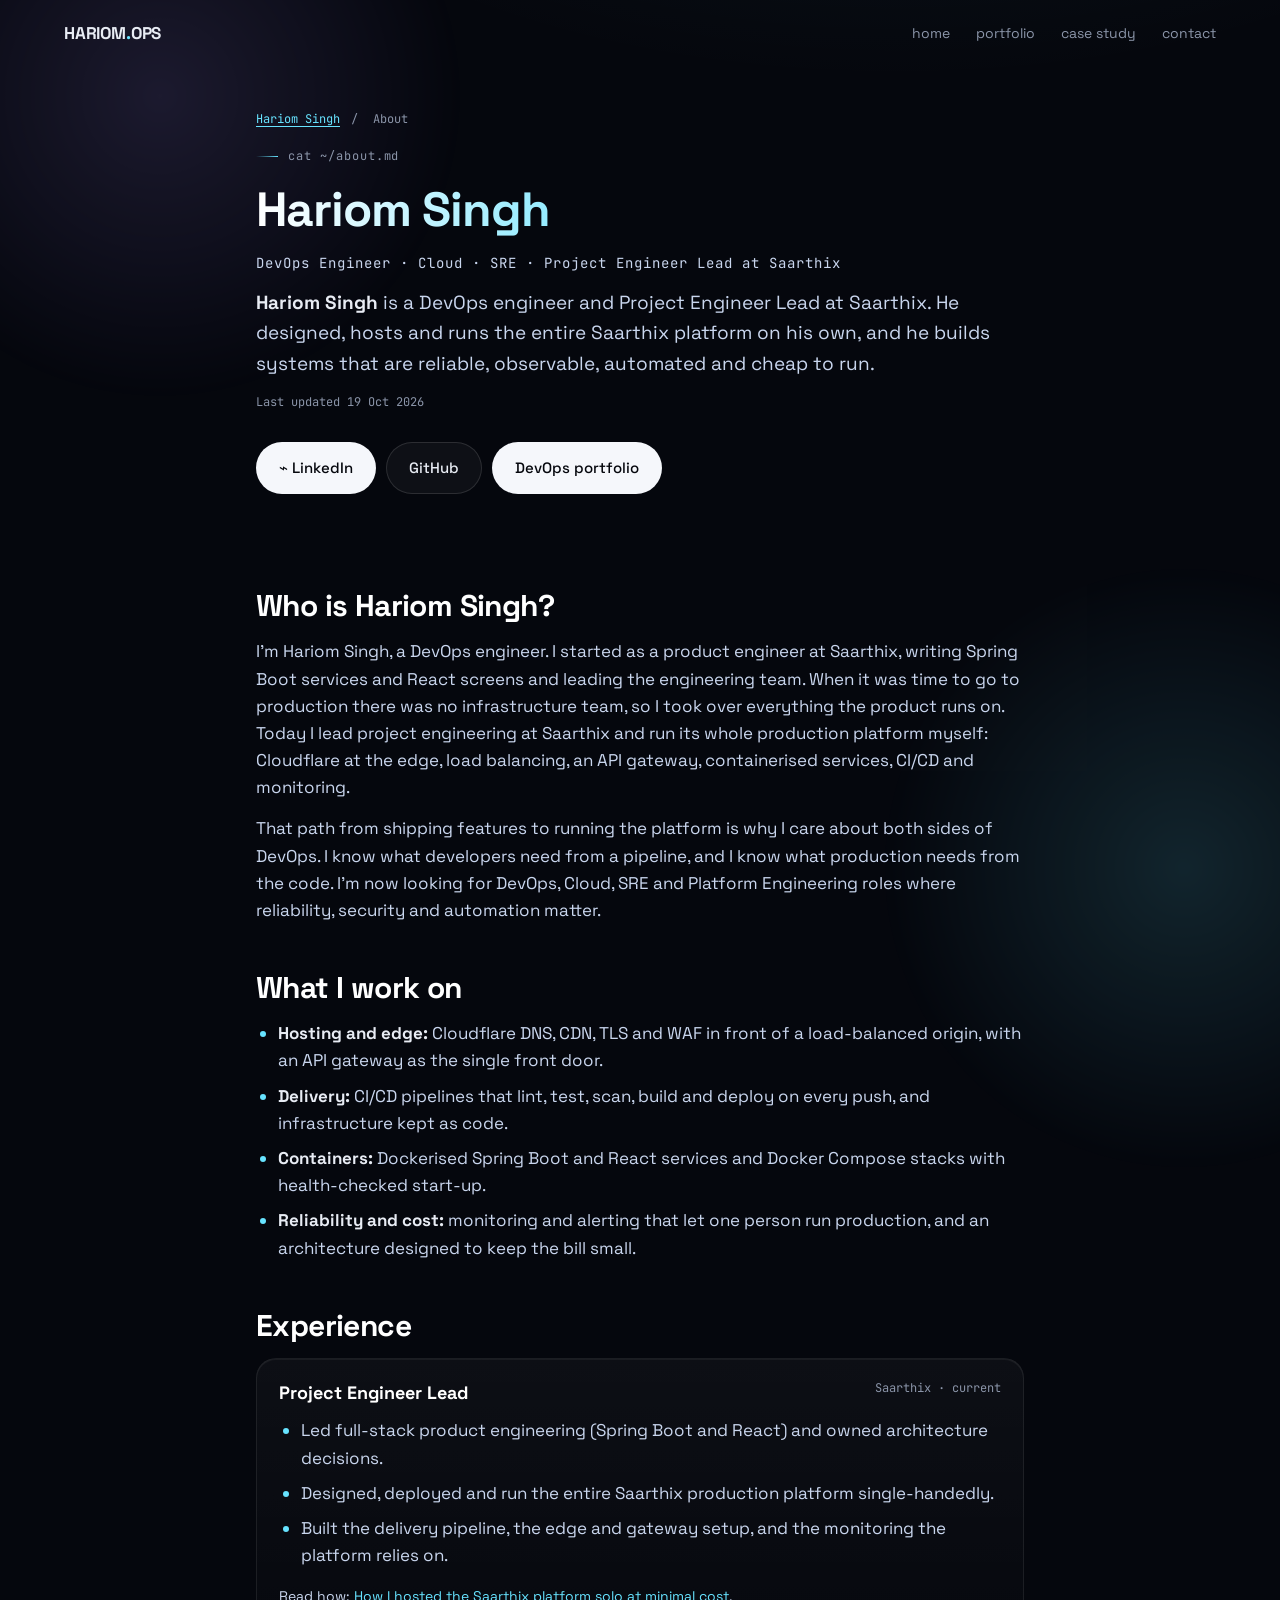
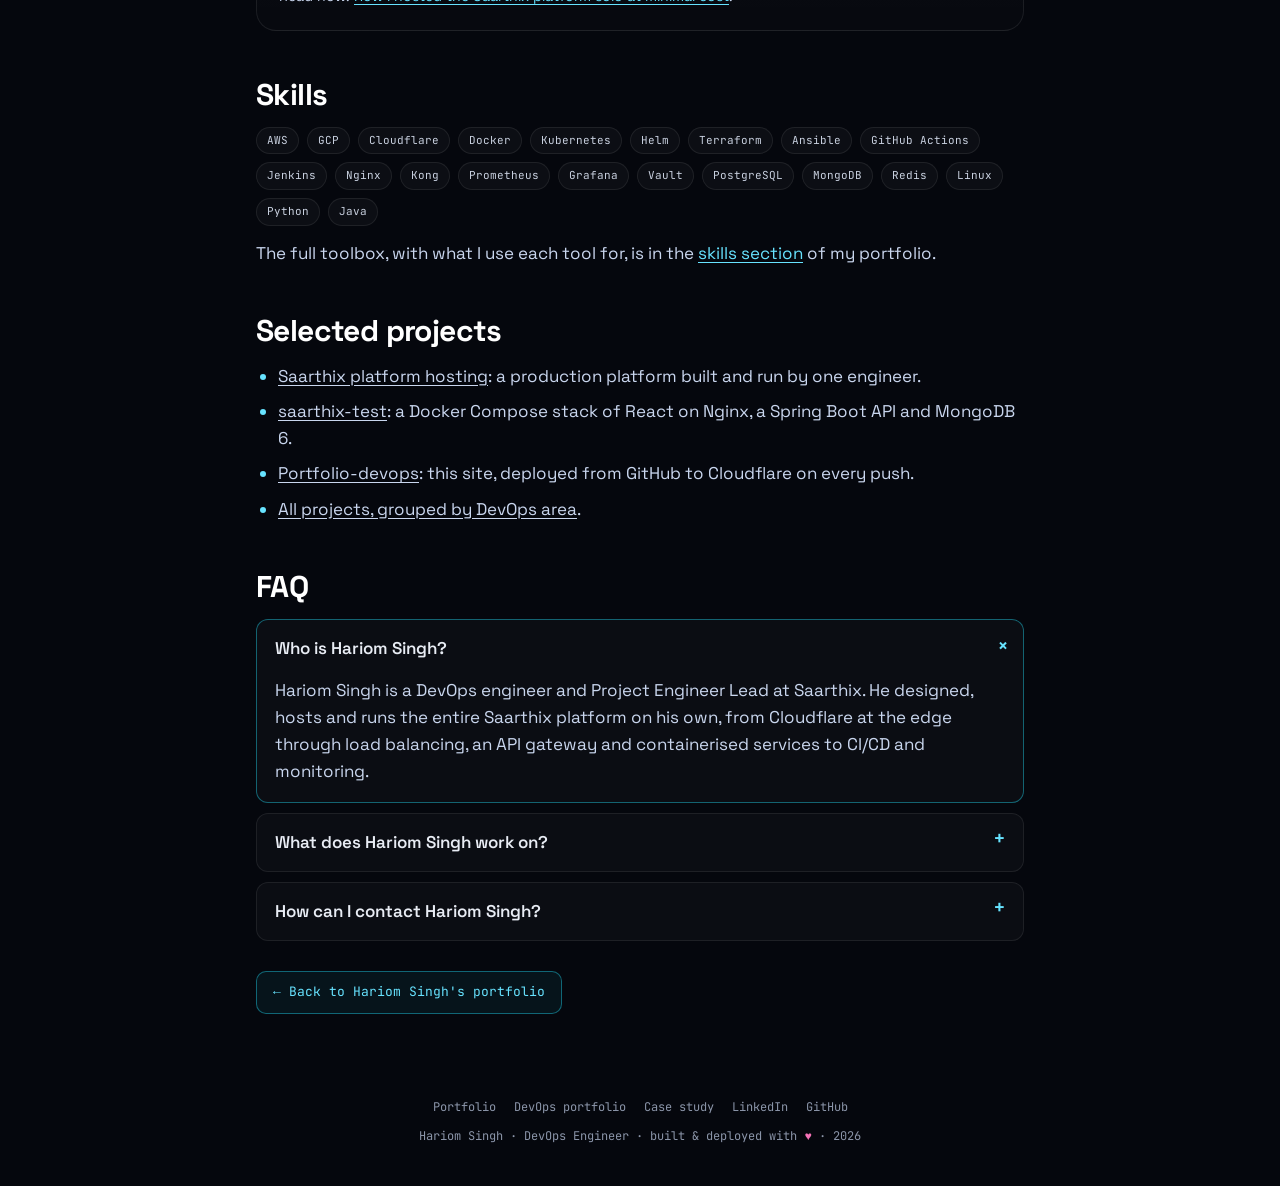
<file: about-hariom-singh.html>
<!doctype html>
<html lang="en">
<head>
<meta charset="utf-8">
<meta name="viewport" content="width=device-width, initial-scale=1">
<title>Hariom Singh – DevOps Engineer | About</title>
<meta name="description" content="Hariom Singh is a DevOps engineer and Project Engineer Lead at Saarthix who runs the Saarthix platform single-handedly. Bio, skills, projects and contact.">
<meta name="author" content="Hariom Singh">
<meta name="robots" content="index, follow, max-image-preview:large, max-snippet:-1, max-video-preview:-1">
<link rel="canonical" href="https://hariomsinghdevops.prsoftwares.in/about-hariom-singh">
<meta name="theme-color" content="#04060d">
<meta name="color-scheme" content="dark">

<link rel="icon" href="/favicon.svg" type="image/svg+xml">
<link rel="icon" href="/icon-192.png" type="image/png" sizes="192x192">
<link rel="apple-touch-icon" href="/apple-touch-icon.png">
<link rel="manifest" href="/site.webmanifest">

<meta property="og:type" content="profile">
<meta property="og:site_name" content="Hariom Singh · DevOps">
<meta property="og:url" content="https://hariomsinghdevops.prsoftwares.in/about-hariom-singh">
<meta property="og:title" content="Hariom Singh – DevOps Engineer">
<meta property="og:description" content="DevOps engineer and Project Engineer Lead at Saarthix who hosts and runs the Saarthix platform single-handedly.">
<meta property="og:image" content="https://hariomsinghdevops.prsoftwares.in/og-image.jpg">
<meta property="og:image:width" content="1200">
<meta property="og:image:height" content="630">
<meta property="og:image:alt" content="Hariom Singh – DevOps Engineer · Cloud · SRE">
<meta property="og:locale" content="en_IN">
<meta property="profile:first_name" content="Hariom">
<meta property="profile:last_name" content="Singh">
<meta name="twitter:card" content="summary_large_image">
<meta name="twitter:title" content="Hariom Singh – DevOps Engineer">
<meta name="twitter:description" content="DevOps engineer and Project Engineer Lead at Saarthix who hosts and runs the Saarthix platform single-handedly.">
<meta name="twitter:image" content="https://hariomsinghdevops.prsoftwares.in/og-image.jpg">

<script type="application/ld+json">
{
  "@context": "https://schema.org",
  "@graph": [
    {
      "@type": "ProfilePage",
      "@id": "https://hariomsinghdevops.prsoftwares.in/about-hariom-singh#page",
      "url": "https://hariomsinghdevops.prsoftwares.in/about-hariom-singh",
      "name": "About Hariom Singh – DevOps Engineer",
      "inLanguage": "en",
      "datePublished": "2026-10-19",
      "dateModified": "2026-10-19",
      "mainEntity": { "@id": "https://hariomsinghdevops.prsoftwares.in/#person" },
      "isPartOf": { "@id": "https://hariomsinghdevops.prsoftwares.in/#website" },
      "primaryImageOfPage": "https://hariomsinghdevops.prsoftwares.in/og-image.jpg"
    },
    {
      "@type": "Person",
      "@id": "https://hariomsinghdevops.prsoftwares.in/#person",
      "name": "Hariom Singh",
      "givenName": "Hariom",
      "familyName": "Singh",
      "alternateName": ["Hariom", "Hariom Singh DevOps", "Hariom Singh DevOps Engineer"],
      "jobTitle": ["DevOps Engineer", "Project Engineer Lead"],
      "description": "Hariom Singh is a DevOps engineer and Project Engineer Lead at Saarthix who designed, hosts and runs the Saarthix platform single-handedly.",
      "url": "https://hariomsinghdevops.prsoftwares.in/",
      "image": "https://hariomsinghdevops.prsoftwares.in/og-image.jpg",
      "worksFor": { "@type": "Organization", "name": "Saarthix" },
      "hasOccupation": {
        "@type": "Occupation",
        "name": "DevOps Engineer",
        "skills": "CI/CD, Docker, Kubernetes, Terraform, AWS, Cloudflare, Nginx, API gateways, monitoring, Linux"
      },
      "sameAs": [
        "https://www.linkedin.com/in/hariom2003/",
        "https://github.com/Hariom00027"
      ],
      "knowsAbout": ["DevOps", "Site Reliability Engineering", "Platform Engineering", "Cloud Computing", "Amazon Web Services", "Kubernetes", "Docker", "Terraform", "CI/CD", "GitHub Actions", "Nginx", "API Gateway", "Load Balancing", "Cloudflare", "Prometheus", "Grafana", "Linux"]
    },
    {
      "@type": "FAQPage",
      "@id": "https://hariomsinghdevops.prsoftwares.in/about-hariom-singh#faq",
      "mainEntity": [
        { "@type": "Question", "name": "Who is Hariom Singh?", "acceptedAnswer": { "@type": "Answer", "text": "Hariom Singh is a DevOps engineer and Project Engineer Lead at Saarthix. He designed, hosts and runs the entire Saarthix platform on his own, from Cloudflare at the edge through load balancing, an API gateway and containerised services to CI/CD and monitoring." } },
        { "@type": "Question", "name": "What does Hariom Singh work on?", "acceptedAnswer": { "@type": "Answer", "text": "Hariom works on cloud infrastructure, CI/CD pipelines, containers, edge and CDN setups, monitoring and cost optimisation. His public work includes a Docker Compose stack for SaarthiX, this portfolio site deployed from GitHub to Cloudflare, and machine learning model deployments." } },
        { "@type": "Question", "name": "How can I contact Hariom Singh?", "acceptedAnswer": { "@type": "Answer", "text": "The quickest way to reach Hariom Singh is LinkedIn at linkedin.com/in/hariom2003. His code is on GitHub at github.com/Hariom00027." } }
      ]
    },
    {
      "@type": "BreadcrumbList",
      "itemListElement": [
        { "@type": "ListItem", "position": 1, "name": "Hariom Singh", "item": "https://hariomsinghdevops.prsoftwares.in/" },
        { "@type": "ListItem", "position": 2, "name": "About Hariom Singh", "item": "https://hariomsinghdevops.prsoftwares.in/about-hariom-singh" }
      ]
    }
  ]
}
</script>

<link rel="preload" href="/fonts/space-grotesk-latin.woff2" as="font" type="font/woff2" crossorigin>
<link rel="preload" href="/fonts/jetbrains-mono-latin.woff2" as="font" type="font/woff2" crossorigin>
<link rel="stylesheet" href="/styles.css?v=20261019d">
</head>
<body class="cs-page">

<div class="noise-glow a"></div>
<div class="noise-glow b"></div>
<div id="progress"></div>

<nav id="nav">
  <a href="/" class="logo">HARIOM<span>.</span>OPS</a>
  <button class="burger" aria-label="Menu" id="burger">☰</button>
  <ul class="nav-links" id="nav-links">
    <li><a href="/">home</a></li>
    <li><a href="/devops-engineer-portfolio">portfolio</a></li>
    <li><a href="/saarthix-case-study">case study</a></li>
    <li><a href="#contact">contact</a></li>
  </ul>
</nav>

<main>
<article class="cs ab">
  <nav class="crumbs" aria-label="Breadcrumb"><a href="/">Hariom Singh</a> <span>/</span> <span aria-current="page">About</span></nav>
  <div class="sec-tag">cat ~/about.md</div>
  <h1 class="cs-h1">Hariom Singh</h1>
  <p class="ab-role">DevOps Engineer · Cloud · SRE · Project Engineer Lead at Saarthix</p>
  <p class="cs-lede"><b>Hariom Singh</b> is a DevOps engineer and Project Engineer Lead at Saarthix. He designed, hosts and runs the entire Saarthix platform on his own, and he builds systems that are reliable, observable, automated and cheap to run.</p>
  <div class="cs-meta">Last updated <time datetime="2026-10-19">19 Oct 2026</time></div>

  <div class="ab-links" id="contact">
    <a class="btn" href="https://www.linkedin.com/in/hariom2003/" target="_blank" rel="noopener me">⌁ LinkedIn</a>
    <a class="btn alt" href="https://github.com/Hariom00027" target="_blank" rel="noopener me">GitHub</a>
    <a class="btn" href="/devops-engineer-portfolio">DevOps portfolio</a>
  </div>

  <h2>Who is Hariom Singh?</h2>
  <p>I'm Hariom Singh, a DevOps engineer. I started as a product engineer at Saarthix, writing Spring Boot services and React screens and leading the engineering team. When it was time to go to production there was no infrastructure team, so I took over everything the product runs on. Today I lead project engineering at Saarthix and run its whole production platform myself: Cloudflare at the edge, load balancing, an API gateway, containerised services, CI/CD and monitoring.</p>
  <p>That path from shipping features to running the platform is why I care about both sides of DevOps. I know what developers need from a pipeline, and I know what production needs from the code. I'm now looking for DevOps, Cloud, SRE and Platform Engineering roles where reliability, security and automation matter.</p>

  <h2>What I work on</h2>
  <ul>
    <li><b>Hosting and edge:</b> Cloudflare DNS, CDN, TLS and WAF in front of a load-balanced origin, with an API gateway as the single front door.</li>
    <li><b>Delivery:</b> CI/CD pipelines that lint, test, scan, build and deploy on every push, and infrastructure kept as code.</li>
    <li><b>Containers:</b> Dockerised Spring Boot and React services and Docker Compose stacks with health-checked start-up.</li>
    <li><b>Reliability and cost:</b> monitoring and alerting that let one person run production, and an architecture designed to keep the bill small.</li>
  </ul>

  <h2>Experience</h2>
  <div class="glass ab-exp">
    <div class="ab-exp-head"><b>Project Engineer Lead</b><span>Saarthix · current</span></div>
    <ul>
      <li>Led full-stack product engineering (Spring Boot and React) and owned architecture decisions.</li>
      <li>Designed, deployed and run the entire Saarthix production platform single-handedly.</li>
      <li>Built the delivery pipeline, the edge and gateway setup, and the monitoring the platform relies on.</li>
    </ul>
    <p class="ab-more">Read how: <a href="/saarthix-case-study">How I hosted the Saarthix platform solo at minimal cost</a>.</p>
  </div>

  <h2>Skills</h2>
  <p class="ab-chips"><span class="chip">AWS</span><span class="chip">GCP</span><span class="chip">Cloudflare</span><span class="chip">Docker</span><span class="chip">Kubernetes</span><span class="chip">Helm</span><span class="chip">Terraform</span><span class="chip">Ansible</span><span class="chip">GitHub Actions</span><span class="chip">Jenkins</span><span class="chip">Nginx</span><span class="chip">Kong</span><span class="chip">Prometheus</span><span class="chip">Grafana</span><span class="chip">Vault</span><span class="chip">PostgreSQL</span><span class="chip">MongoDB</span><span class="chip">Redis</span><span class="chip">Linux</span><span class="chip">Python</span><span class="chip">Java</span></p>
  <p>The full toolbox, with what I use each tool for, is in the <a href="/#skills">skills section</a> of my portfolio.</p>

  <h2>Selected projects</h2>
  <ul>
    <li><a href="/saarthix-case-study">Saarthix platform hosting</a>: a production platform built and run by one engineer.</li>
    <li><a href="https://github.com/Hariom00027/saarthix-test" target="_blank" rel="noopener">saarthix-test</a>: a Docker Compose stack of React on Nginx, a Spring Boot API and MongoDB 6.</li>
    <li><a href="https://github.com/Hariom00027/Portfolio-devops" target="_blank" rel="noopener">Portfolio-devops</a>: this site, deployed from GitHub to Cloudflare on every push.</li>
    <li><a href="/devops-engineer-portfolio">All projects, grouped by DevOps area</a>.</li>
  </ul>

  <h2>FAQ</h2>
  <div class="dp-faq">
    <details open><summary>Who is Hariom Singh?</summary><p>Hariom Singh is a DevOps engineer and Project Engineer Lead at Saarthix. He designed, hosts and runs the entire Saarthix platform on his own, from Cloudflare at the edge through load balancing, an API gateway and containerised services to CI/CD and monitoring.</p></details>
    <details><summary>What does Hariom Singh work on?</summary><p>Hariom works on cloud infrastructure, CI/CD pipelines, containers, edge and CDN setups, monitoring and cost optimisation. His public work includes a Docker Compose stack for SaarthiX, this portfolio site deployed from GitHub to Cloudflare, and machine learning model deployments.</p></details>
    <details><summary>How can I contact Hariom Singh?</summary><p>The quickest way to reach Hariom Singh is LinkedIn at linkedin.com/in/hariom2003. His code is on GitHub at github.com/Hariom00027.</p></details>
  </div>

  <p class="cs-back"><a href="/">← Back to Hariom Singh's portfolio</a></p>
</article>
</main>

<footer>
  <div class="foot-links" role="navigation" aria-label="Profiles">
    <a href="/">Portfolio</a>
    <a href="/devops-engineer-portfolio">DevOps portfolio</a>
    <a href="/saarthix-case-study">Case study</a>
    <a href="https://www.linkedin.com/in/hariom2003/" target="_blank" rel="noopener me">LinkedIn</a>
    <a href="https://github.com/Hariom00027" target="_blank" rel="noopener me">GitHub</a>
  </div>
  Hariom Singh · DevOps Engineer · built &amp; deployed with <span class="hb">♥</span> · <span id="yr"></span>
</footer>

<script src="/page.js?v=20261019d" defer></script>
</body>
</html>
</file>
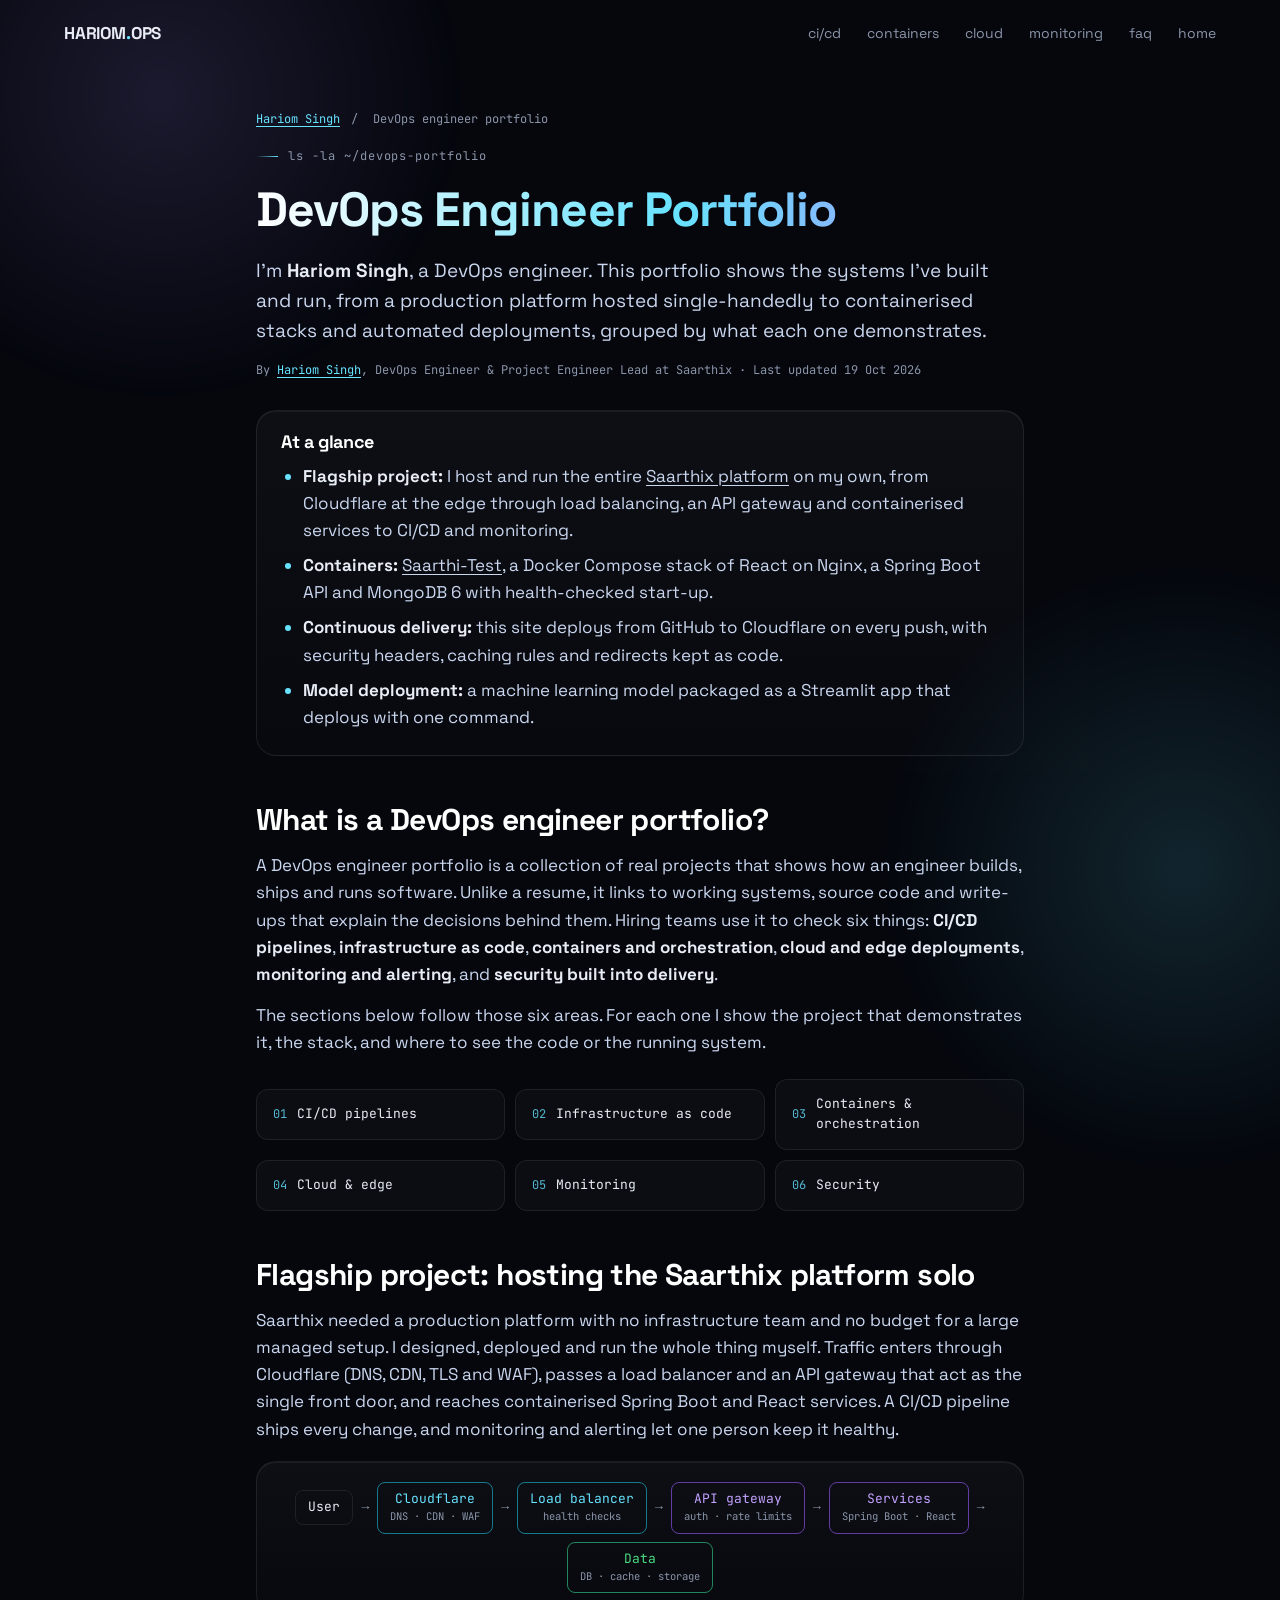
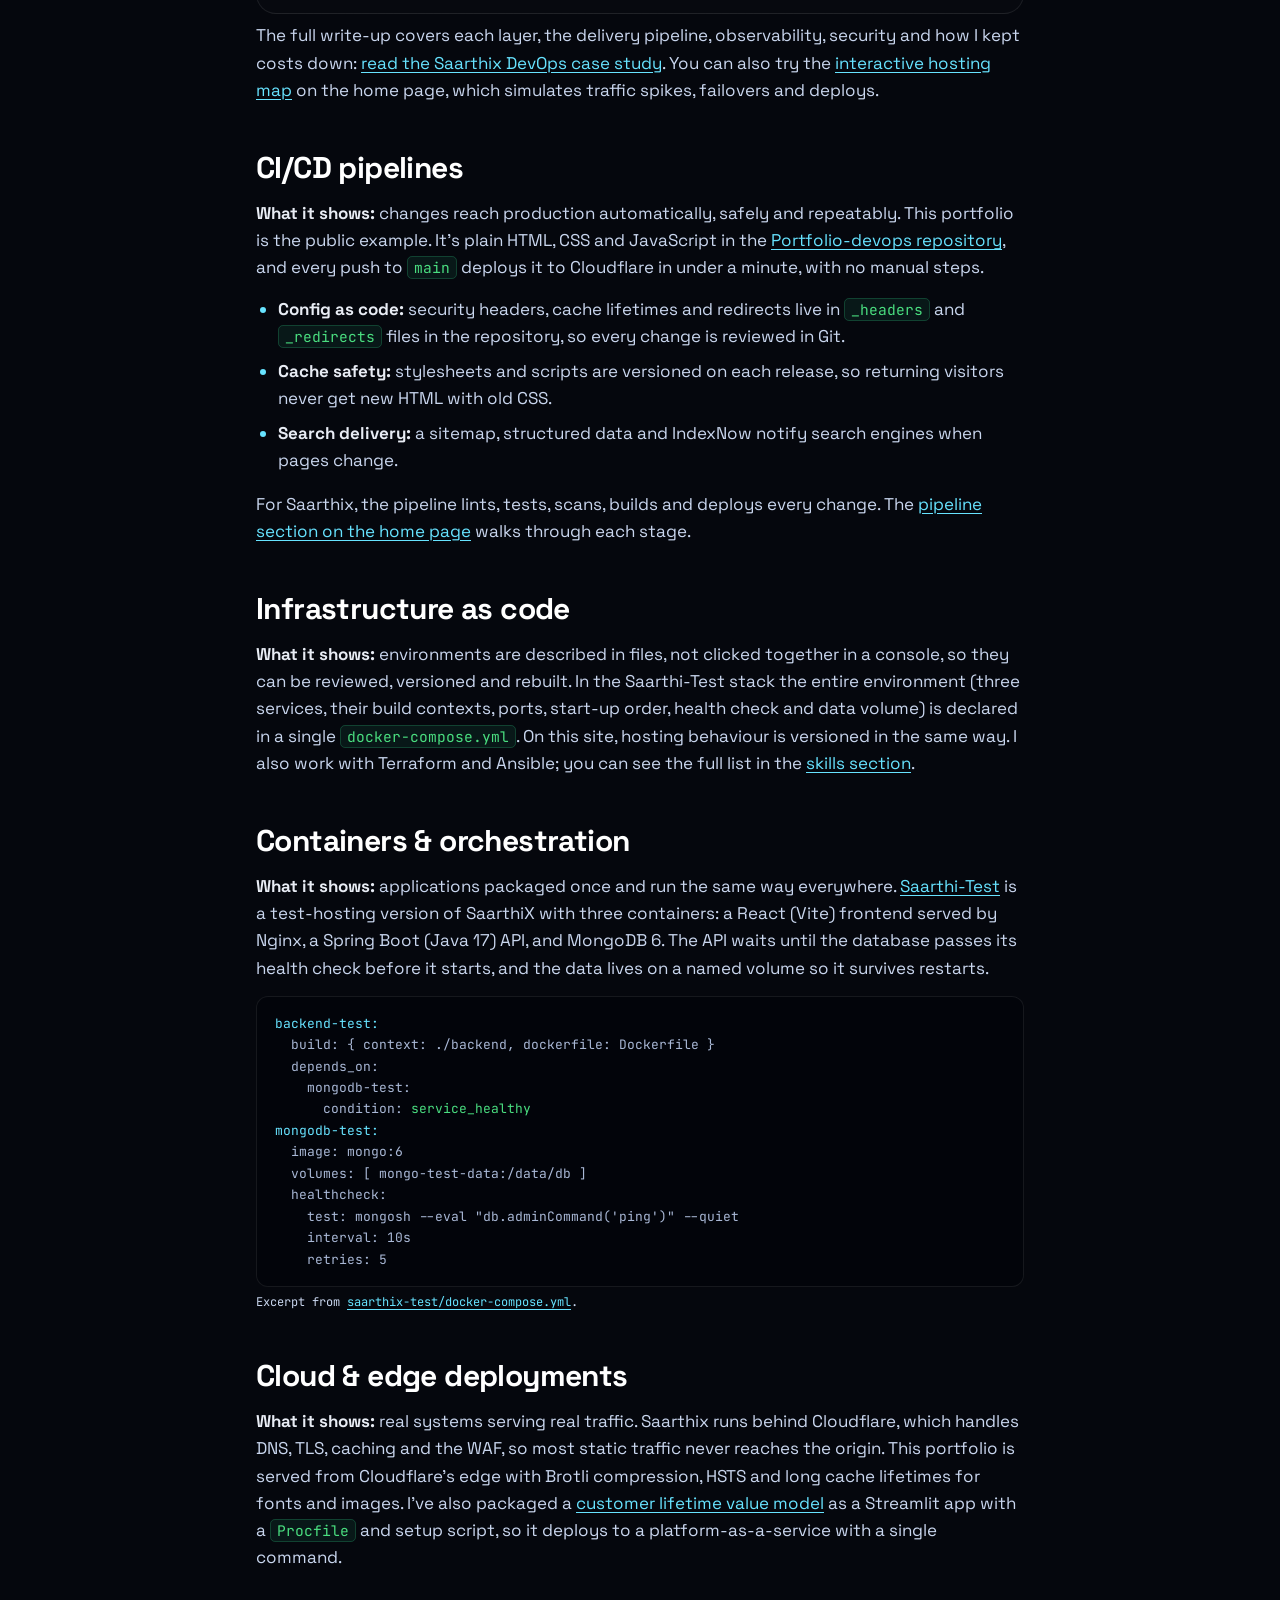
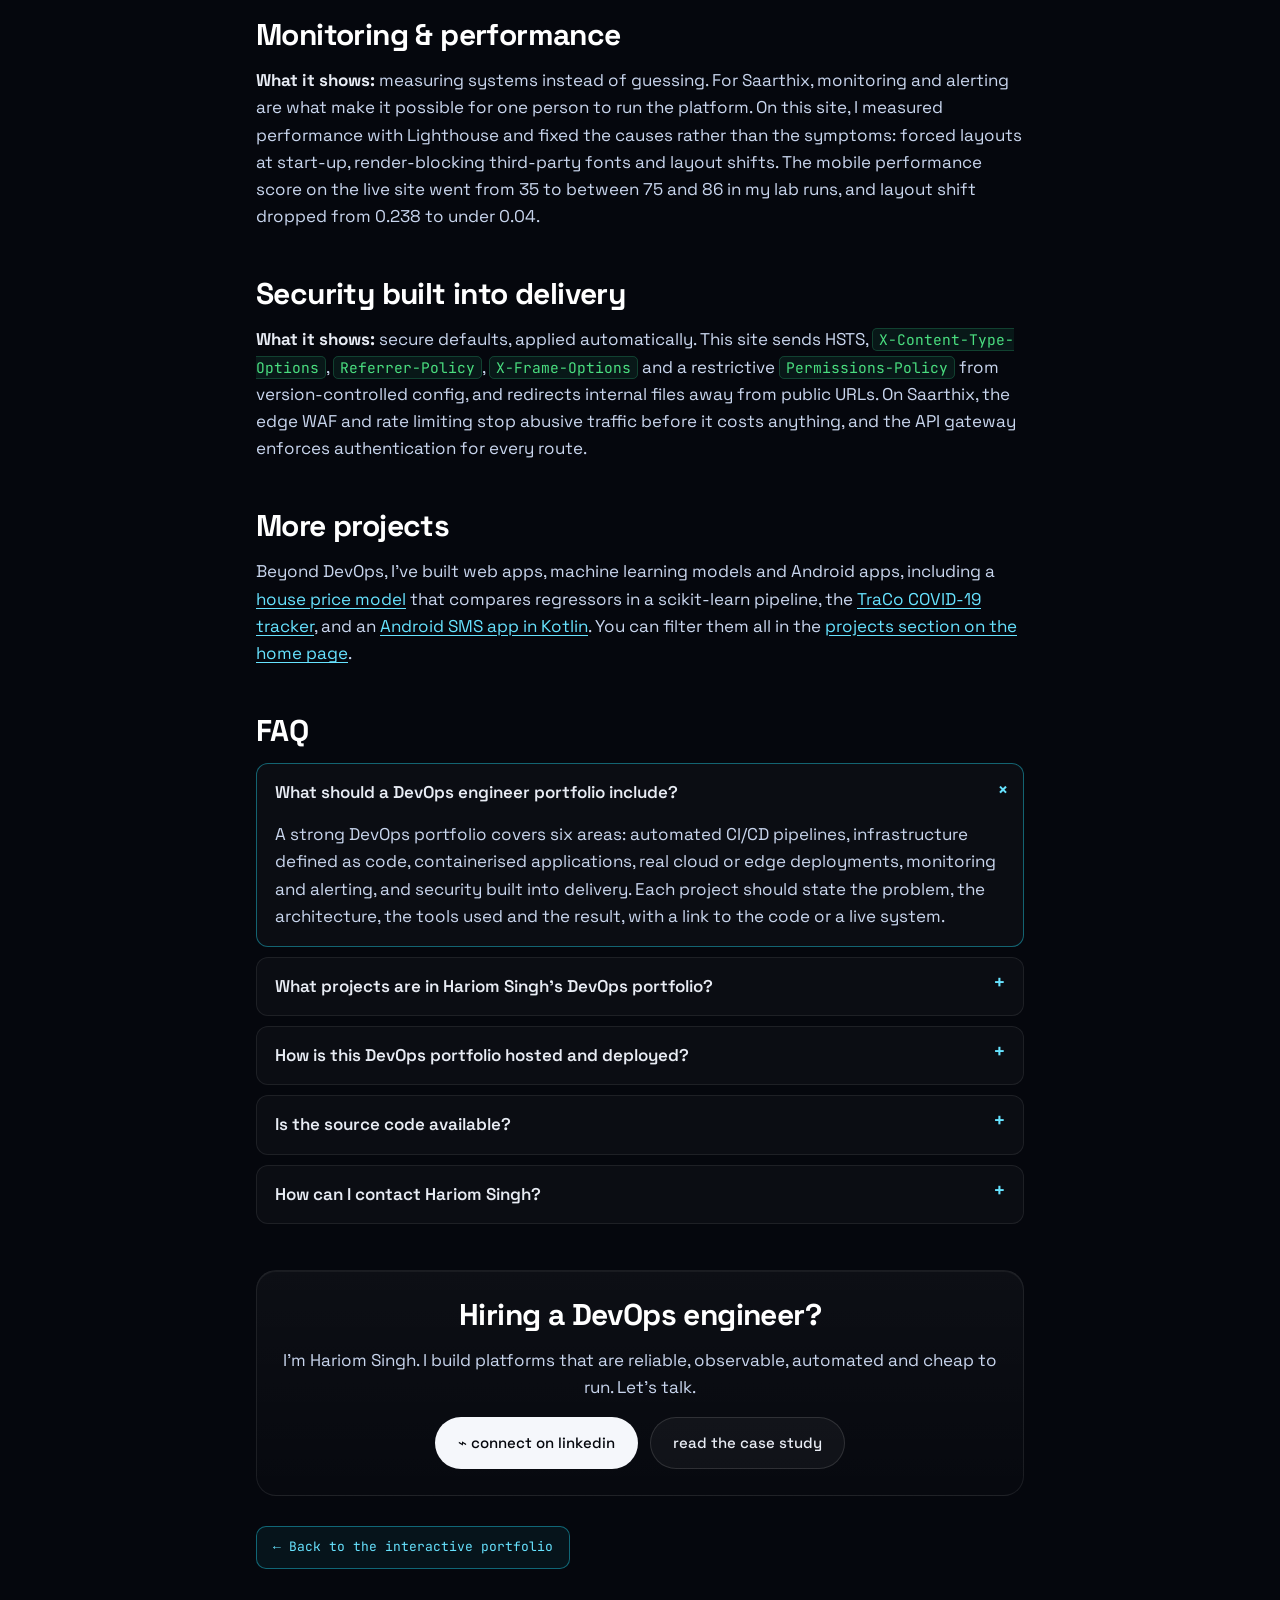
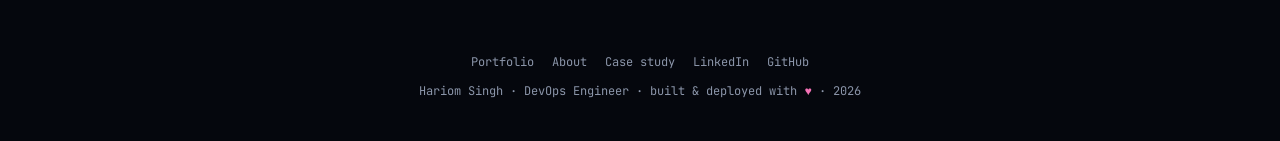
<file: devops-engineer-portfolio.html>
<!doctype html>
<html lang="en">
<head>
<meta charset="utf-8">
<meta name="viewport" content="width=device-width, initial-scale=1">
<title>DevOps Engineer Portfolio: Projects &amp; CI/CD | Hariom Singh</title>
<meta name="description" content="DevOps engineer portfolio of Hariom Singh: CI/CD, Docker, cloud hosting, monitoring and security projects, each with the problem, the stack and the source code.">
<meta name="author" content="Hariom Singh">
<meta name="robots" content="index, follow, max-image-preview:large, max-snippet:-1, max-video-preview:-1">
<link rel="canonical" href="https://hariomsinghdevops.prsoftwares.in/devops-engineer-portfolio">
<meta name="theme-color" content="#04060d">
<meta name="color-scheme" content="dark">

<link rel="icon" href="/favicon.svg" type="image/svg+xml">
<link rel="icon" href="/icon-192.png" type="image/png" sizes="192x192">
<link rel="apple-touch-icon" href="/apple-touch-icon.png">
<link rel="manifest" href="/site.webmanifest">

<meta property="og:type" content="website">
<meta property="og:site_name" content="Hariom Singh · DevOps">
<meta property="og:url" content="https://hariomsinghdevops.prsoftwares.in/devops-engineer-portfolio">
<meta property="og:title" content="DevOps Engineer Portfolio – Hariom Singh">
<meta property="og:description" content="Real DevOps projects: production hosting, Docker Compose stacks, CI/CD to Cloudflare, model deployment, monitoring and security, with source code.">
<meta property="og:image" content="https://hariomsinghdevops.prsoftwares.in/og-image.jpg">
<meta property="og:image:width" content="1200">
<meta property="og:image:height" content="630">
<meta property="og:image:alt" content="Hariom Singh – DevOps Engineer · Cloud · SRE">
<meta property="og:locale" content="en_IN">
<meta name="twitter:card" content="summary_large_image">
<meta name="twitter:title" content="DevOps Engineer Portfolio – Hariom Singh">
<meta name="twitter:description" content="Production hosting, Docker Compose stacks, CI/CD to Cloudflare, model deployment, monitoring and security, with source code.">
<meta name="twitter:image" content="https://hariomsinghdevops.prsoftwares.in/og-image.jpg">

<script type="application/ld+json">
{
  "@context": "https://schema.org",
  "@graph": [
    {
      "@type": "CollectionPage",
      "@id": "https://hariomsinghdevops.prsoftwares.in/devops-engineer-portfolio#page",
      "url": "https://hariomsinghdevops.prsoftwares.in/devops-engineer-portfolio",
      "name": "DevOps Engineer Portfolio – Hariom Singh",
      "description": "DevOps engineer portfolio of Hariom Singh: CI/CD, Docker, cloud hosting, monitoring and security projects with source code.",
      "inLanguage": "en",
      "datePublished": "2026-10-19",
      "dateModified": "2026-10-19",
      "author": {
        "@id": "https://hariomsinghdevops.prsoftwares.in/#person"
      },
      "about": {
        "@id": "https://hariomsinghdevops.prsoftwares.in/#person"
      },
      "isPartOf": {
        "@id": "https://hariomsinghdevops.prsoftwares.in/#website"
      },
      "primaryImageOfPage": "https://hariomsinghdevops.prsoftwares.in/og-image.jpg",
      "mainEntity": {
        "@type": "ItemList",
        "name": "DevOps projects",
        "itemListElement": [
          {
            "@type": "ListItem",
            "position": 1,
            "item": {
              "@type": "CreativeWork",
              "name": "Saarthix platform hosting",
              "url": "https://hariomsinghdevops.prsoftwares.in/saarthix-case-study",
              "author": {
                "@id": "https://hariomsinghdevops.prsoftwares.in/#person"
              }
            }
          },
          {
            "@type": "ListItem",
            "position": 2,
            "item": {
              "@type": "SoftwareSourceCode",
              "name": "Saarthi-Test: containerised Spring Boot, React and MongoDB stack",
              "codeRepository": "https://github.com/Hariom00027/saarthix-test",
              "programmingLanguage": [
                "Java",
                "JavaScript",
                "Dockerfile"
              ],
              "author": {
                "@id": "https://hariomsinghdevops.prsoftwares.in/#person"
              }
            }
          },
          {
            "@type": "ListItem",
            "position": 3,
            "item": {
              "@type": "SoftwareSourceCode",
              "name": "DevOps portfolio site deployed from GitHub to Cloudflare",
              "codeRepository": "https://github.com/Hariom00027/Portfolio-devops",
              "programmingLanguage": [
                "HTML",
                "CSS",
                "JavaScript"
              ],
              "author": {
                "@id": "https://hariomsinghdevops.prsoftwares.in/#person"
              }
            }
          },
          {
            "@type": "ListItem",
            "position": 4,
            "item": {
              "@type": "SoftwareSourceCode",
              "name": "Customer lifetime value model deployment",
              "codeRepository": "https://github.com/Hariom00027/Customer-Lifetime-Value-Prediction",
              "programmingLanguage": "Python",
              "author": {
                "@id": "https://hariomsinghdevops.prsoftwares.in/#person"
              }
            }
          }
        ]
      }
    },
    {
      "@type": "FAQPage",
      "@id": "https://hariomsinghdevops.prsoftwares.in/devops-engineer-portfolio#faq",
      "mainEntity": [
        {
          "@type": "Question",
          "name": "What should a DevOps engineer portfolio include?",
          "acceptedAnswer": {
            "@type": "Answer",
            "text": "A strong DevOps portfolio covers six areas: automated CI/CD pipelines, infrastructure defined as code, containerised applications, real cloud or edge deployments, monitoring and alerting, and security built into delivery. Each project should state the problem, the architecture, the tools used and the result, with a link to the code or a live system."
          }
        },
        {
          "@type": "Question",
          "name": "What projects are in Hariom Singh's DevOps portfolio?",
          "acceptedAnswer": {
            "@type": "Answer",
            "text": "The main project is the hosting of the Saarthix platform, which I designed and run on my own. Others include Saarthi-Test, a Docker Compose stack with a React frontend on Nginx, a Spring Boot API and MongoDB 6; this portfolio site, deployed from GitHub to Cloudflare on every push; and a machine learning model packaged for one-command deployment with Streamlit and a Procfile."
          }
        },
        {
          "@type": "Question",
          "name": "How is this DevOps portfolio hosted and deployed?",
          "acceptedAnswer": {
            "@type": "Answer",
            "text": "The site is plain HTML, CSS and JavaScript with no build step. Every push to the main branch on GitHub deploys it to Cloudflare in under a minute. It uses Cloudflare headers for security and caching, clean-URL redirects, a sitemap, structured data and IndexNow, and is tuned for Core Web Vitals."
          }
        },
        {
          "@type": "Question",
          "name": "Is the source code available?",
          "acceptedAnswer": {
            "@type": "Answer",
            "text": "Yes. The portfolio and Saarthi-Test are public on GitHub, along with my other projects. The Saarthix production platform is private, so it's documented in the case study instead."
          }
        },
        {
          "@type": "Question",
          "name": "How can I contact Hariom Singh?",
          "acceptedAnswer": {
            "@type": "Answer",
            "text": "The quickest way is LinkedIn. I'm open to DevOps, Cloud, SRE and Platform Engineering roles."
          }
        }
      ]
    },
    {
      "@type": "BreadcrumbList",
      "itemListElement": [
        {
          "@type": "ListItem",
          "position": 1,
          "name": "Hariom Singh – DevOps Engineer",
          "item": "https://hariomsinghdevops.prsoftwares.in/"
        },
        {
          "@type": "ListItem",
          "position": 2,
          "name": "DevOps Engineer Portfolio",
          "item": "https://hariomsinghdevops.prsoftwares.in/devops-engineer-portfolio"
        }
      ]
    }
  ]
}
</script>

<link rel="preload" href="/fonts/space-grotesk-latin.woff2" as="font" type="font/woff2" crossorigin>
<link rel="preload" href="/fonts/jetbrains-mono-latin.woff2" as="font" type="font/woff2" crossorigin>
<link rel="stylesheet" href="/styles.css?v=20261019d">
</head>
<body class="cs-page">

<div class="noise-glow a"></div>
<div class="noise-glow b"></div>
<div id="progress"></div>

<nav id="nav">
  <a href="/" class="logo">HARIOM<span>.</span>OPS</a>
  <button class="burger" aria-label="Menu" id="burger">☰</button>
  <ul class="nav-links" id="nav-links">
    <li><a href="#ci-cd">ci/cd</a></li>
    <li><a href="#containers">containers</a></li>
    <li><a href="#cloud">cloud</a></li>
    <li><a href="#monitoring">monitoring</a></li>
    <li><a href="#faq">faq</a></li>
    <li><a href="/">home</a></li>
  </ul>
</nav>

<main>
<article class="cs dp">
  <nav class="crumbs" aria-label="Breadcrumb"><a href="/">Hariom Singh</a> <span>/</span> <span aria-current="page">DevOps engineer portfolio</span></nav>
  <div class="sec-tag">ls -la ~/devops-portfolio</div>
  <h1 class="cs-h1">DevOps Engineer Portfolio</h1>
  <p class="cs-lede">I'm <b>Hariom Singh</b>, a DevOps engineer. This portfolio shows the systems I've built and run, from a production platform hosted single-handedly to containerised stacks and automated deployments, grouped by what each one demonstrates.</p>
  <div class="cs-meta">By <a href="/" rel="author">Hariom Singh</a>, DevOps Engineer &amp; Project Engineer Lead at Saarthix · Last updated <time datetime="2026-10-19">19 Oct 2026</time></div>

  <div class="glass cs-tldr">
    <h2>At a glance</h2>
    <ul>
      <li><b>Flagship project:</b> I host and run the entire <a href="/saarthix-case-study">Saarthix platform</a> on my own, from Cloudflare at the edge through load balancing, an API gateway and containerised services to CI/CD and monitoring.</li>
      <li><b>Containers:</b> <a href="https://github.com/Hariom00027/saarthix-test" target="_blank" rel="noopener">Saarthi-Test</a>, a Docker Compose stack of React on Nginx, a Spring Boot API and MongoDB 6 with health-checked start-up.</li>
      <li><b>Continuous delivery:</b> this site deploys from GitHub to Cloudflare on every push, with security headers, caching rules and redirects kept as code.</li>
      <li><b>Model deployment:</b> a machine learning model packaged as a Streamlit app that deploys with one command.</li>
    </ul>
  </div>

  <h2 id="what">What is a DevOps engineer portfolio?</h2>
  <p>A DevOps engineer portfolio is a collection of real projects that shows how an engineer builds, ships and runs software. Unlike a resume, it links to working systems, source code and write-ups that explain the decisions behind them. Hiring teams use it to check six things: <b>CI/CD pipelines</b>, <b>infrastructure as code</b>, <b>containers and orchestration</b>, <b>cloud and edge deployments</b>, <b>monitoring and alerting</b>, and <b>security built into delivery</b>.</p>
  <p>The sections below follow those six areas. For each one I show the project that demonstrates it, the stack, and where to see the code or the running system.</p>

  <nav class="dp-grid" aria-label="Jump to a DevOps area">
    <a class="dp-tile" href="#ci-cd"><span class="dp-n">01</span>CI/CD pipelines</a>
    <a class="dp-tile" href="#iac"><span class="dp-n">02</span>Infrastructure as code</a>
    <a class="dp-tile" href="#containers"><span class="dp-n">03</span>Containers &amp; orchestration</a>
    <a class="dp-tile" href="#cloud"><span class="dp-n">04</span>Cloud &amp; edge</a>
    <a class="dp-tile" href="#monitoring"><span class="dp-n">05</span>Monitoring</a>
    <a class="dp-tile" href="#security"><span class="dp-n">06</span>Security</a>
  </nav>

  <h2 id="flagship">Flagship project: hosting the Saarthix platform solo</h2>
  <p>Saarthix needed a production platform with no infrastructure team and no budget for a large managed setup. I designed, deployed and run the whole thing myself. Traffic enters through Cloudflare (DNS, CDN, TLS and WAF), passes a load balancer and an API gateway that act as the single front door, and reaches containerised Spring Boot and React services. A CI/CD pipeline ships every change, and monitoring and alerting let one person keep it healthy.</p>
  <div class="glass cs-flow" role="img" aria-label="Request path: user to Cloudflare edge, load balancer, API gateway, containerised services, data">
    <span>User</span><i>→</i><span class="c">Cloudflare<br><small>DNS · CDN · WAF</small></span><i>→</i><span class="c">Load balancer<br><small>health checks</small></span><i>→</i><span class="v">API gateway<br><small>auth · rate limits</small></span><i>→</i><span class="v">Services<br><small>Spring Boot · React</small></span><i>→</i><span class="g">Data<br><small>DB · cache · storage</small></span>
  </div>
  <p>The full write-up covers each layer, the delivery pipeline, observability, security and how I kept costs down: <a href="/saarthix-case-study">read the Saarthix DevOps case study</a>. You can also try the <a href="/#hosting">interactive hosting map</a> on the home page, which simulates traffic spikes, failovers and deploys.</p>

  <h2 id="ci-cd">CI/CD pipelines</h2>
  <p><b>What it shows:</b> changes reach production automatically, safely and repeatably. This portfolio is the public example. It's plain HTML, CSS and JavaScript in the <a href="https://github.com/Hariom00027/Portfolio-devops" target="_blank" rel="noopener">Portfolio-devops repository</a>, and every push to <code>main</code> deploys it to Cloudflare in under a minute, with no manual steps.</p>
  <ul>
    <li><b>Config as code:</b> security headers, cache lifetimes and redirects live in <code>_headers</code> and <code>_redirects</code> files in the repository, so every change is reviewed in Git.</li>
    <li><b>Cache safety:</b> stylesheets and scripts are versioned on each release, so returning visitors never get new HTML with old CSS.</li>
    <li><b>Search delivery:</b> a sitemap, structured data and IndexNow notify search engines when pages change.</li>
  </ul>
  <p>For Saarthix, the pipeline lints, tests, scans, builds and deploys every change. The <a href="/#pipeline">pipeline section on the home page</a> walks through each stage.</p>

  <h2 id="iac">Infrastructure as code</h2>
  <p><b>What it shows:</b> environments are described in files, not clicked together in a console, so they can be reviewed, versioned and rebuilt. In the Saarthi-Test stack the entire environment (three services, their build contexts, ports, start-up order, health check and data volume) is declared in a single <code>docker-compose.yml</code>. On this site, hosting behaviour is versioned in the same way. I also work with Terraform and Ansible; you can see the full list in the <a href="/#skills">skills section</a>.</p>

  <h2 id="containers">Containers &amp; orchestration</h2>
  <p><b>What it shows:</b> applications packaged once and run the same way everywhere. <a href="https://github.com/Hariom00027/saarthix-test" target="_blank" rel="noopener">Saarthi-Test</a> is a test-hosting version of SaarthiX with three containers: a React (Vite) frontend served by Nginx, a Spring Boot (Java 17) API, and MongoDB 6. The API waits until the database passes its health check before it starts, and the data lives on a named volume so it survives restarts.</p>
  <pre class="dp-code" aria-label="Excerpt from docker-compose.yml"><code><span class="k">backend-test:</span>
  build: { context: ./backend, dockerfile: Dockerfile }
  depends_on:
    mongodb-test:
      condition: <span class="v">service_healthy</span>
<span class="k">mongodb-test:</span>
  image: mongo:6
  volumes: [ mongo-test-data:/data/db ]
  healthcheck:
    test: mongosh --eval "db.adminCommand('ping')" --quiet
    interval: 10s
    retries: 5</code></pre>
  <p class="dp-src">Excerpt from <a href="https://github.com/Hariom00027/saarthix-test/blob/main/docker-compose.yml" target="_blank" rel="noopener">saarthix-test/docker-compose.yml</a>.</p>

  <h2 id="cloud">Cloud &amp; edge deployments</h2>
  <p><b>What it shows:</b> real systems serving real traffic. Saarthix runs behind Cloudflare, which handles DNS, TLS, caching and the WAF, so most static traffic never reaches the origin. This portfolio is served from Cloudflare's edge with Brotli compression, HSTS and long cache lifetimes for fonts and images. I've also packaged a <a href="https://github.com/Hariom00027/Customer-Lifetime-Value-Prediction" target="_blank" rel="noopener">customer lifetime value model</a> as a Streamlit app with a <code>Procfile</code> and setup script, so it deploys to a platform-as-a-service with a single command.</p>

  <h2 id="monitoring">Monitoring &amp; performance</h2>
  <p><b>What it shows:</b> measuring systems instead of guessing. For Saarthix, monitoring and alerting are what make it possible for one person to run the platform. On this site, I measured performance with Lighthouse and fixed the causes rather than the symptoms: forced layouts at start-up, render-blocking third-party fonts and layout shifts. The mobile performance score on the live site went from 35 to between 75 and 86 in my lab runs, and layout shift dropped from 0.238 to under 0.04.</p>

  <h2 id="security">Security built into delivery</h2>
  <p><b>What it shows:</b> secure defaults, applied automatically. This site sends HSTS, <code>X-Content-Type-Options</code>, <code>Referrer-Policy</code>, <code>X-Frame-Options</code> and a restrictive <code>Permissions-Policy</code> from version-controlled config, and redirects internal files away from public URLs. On Saarthix, the edge WAF and rate limiting stop abusive traffic before it costs anything, and the API gateway enforces authentication for every route.</p>

  <h2 id="more">More projects</h2>
  <p>Beyond DevOps, I've built web apps, machine learning models and Android apps, including a <a href="https://github.com/Hariom00027/Predicting-House-Prices" target="_blank" rel="noopener">house price model</a> that compares regressors in a scikit-learn pipeline, the <a href="https://github.com/Hariom00027/TraCo" target="_blank" rel="noopener">TraCo COVID-19 tracker</a>, and an <a href="https://github.com/Hariom00027/sms_app" target="_blank" rel="noopener">Android SMS app in Kotlin</a>. You can filter them all in the <a href="/#projects">projects section on the home page</a>.</p>

  <h2 id="faq">FAQ</h2>
  <div class="dp-faq">
    <details open><summary>What should a DevOps engineer portfolio include?</summary><p>A strong DevOps portfolio covers six areas: automated CI/CD pipelines, infrastructure defined as code, containerised applications, real cloud or edge deployments, monitoring and alerting, and security built into delivery. Each project should state the problem, the architecture, the tools used and the result, with a link to the code or a live system.</p></details>
    <details><summary>What projects are in Hariom Singh's DevOps portfolio?</summary><p>The main project is the hosting of the Saarthix platform, which I designed and run on my own. Others include Saarthi-Test, a Docker Compose stack with a React frontend on Nginx, a Spring Boot API and MongoDB 6; this portfolio site, deployed from GitHub to Cloudflare on every push; and a machine learning model packaged for one-command deployment with Streamlit and a Procfile.</p></details>
    <details><summary>How is this DevOps portfolio hosted and deployed?</summary><p>The site is plain HTML, CSS and JavaScript with no build step. Every push to the main branch on GitHub deploys it to Cloudflare in under a minute. It uses Cloudflare headers for security and caching, clean-URL redirects, a sitemap, structured data and IndexNow, and is tuned for Core Web Vitals.</p></details>
    <details><summary>Is the source code available?</summary><p>Yes. The <a href="https://github.com/Hariom00027/Portfolio-devops" target="_blank" rel="noopener">portfolio</a> and <a href="https://github.com/Hariom00027/saarthix-test" target="_blank" rel="noopener">Saarthi-Test</a> are public on GitHub, along with my other projects. The Saarthix production platform is private, so it's documented in the <a href="/saarthix-case-study">case study</a> instead.</p></details>
    <details><summary>How can I contact Hariom Singh?</summary><p>The quickest way is <a href="https://www.linkedin.com/in/hariom2003/" target="_blank" rel="noopener me">LinkedIn</a>. I'm open to DevOps, Cloud, SRE and Platform Engineering roles.</p></details>
  </div>

  <div class="glass neon cs-cta">
    <h2>Hiring a DevOps engineer?</h2>
    <p>I'm Hariom Singh. I build platforms that are reliable, observable, automated and cheap to run. Let's talk.</p>
    <div class="cs-cta-btns">
      <a href="https://www.linkedin.com/in/hariom2003/" target="_blank" rel="noopener me" class="btn">⌁ connect on linkedin</a>
      <a href="/saarthix-case-study" class="btn alt">read the case study</a>
    </div>
  </div>

  <p class="cs-back"><a href="/">← Back to the interactive portfolio</a></p>
</article>
</main>

<footer>
  <div class="foot-links" role="navigation" aria-label="Profiles">
    <a href="/">Portfolio</a>
    <a href="/about-hariom-singh">About</a>
    <a href="/saarthix-case-study">Case study</a>
    <a href="https://www.linkedin.com/in/hariom2003/" target="_blank" rel="noopener me">LinkedIn</a>
    <a href="https://github.com/Hariom00027" target="_blank" rel="noopener me">GitHub</a>
  </div>
  Hariom Singh · DevOps Engineer · built &amp; deployed with <span class="hb">♥</span> · <span id="yr"></span>
</footer>

<script src="/page.js?v=20261019d" defer></script>
</body>
</html>
</file>
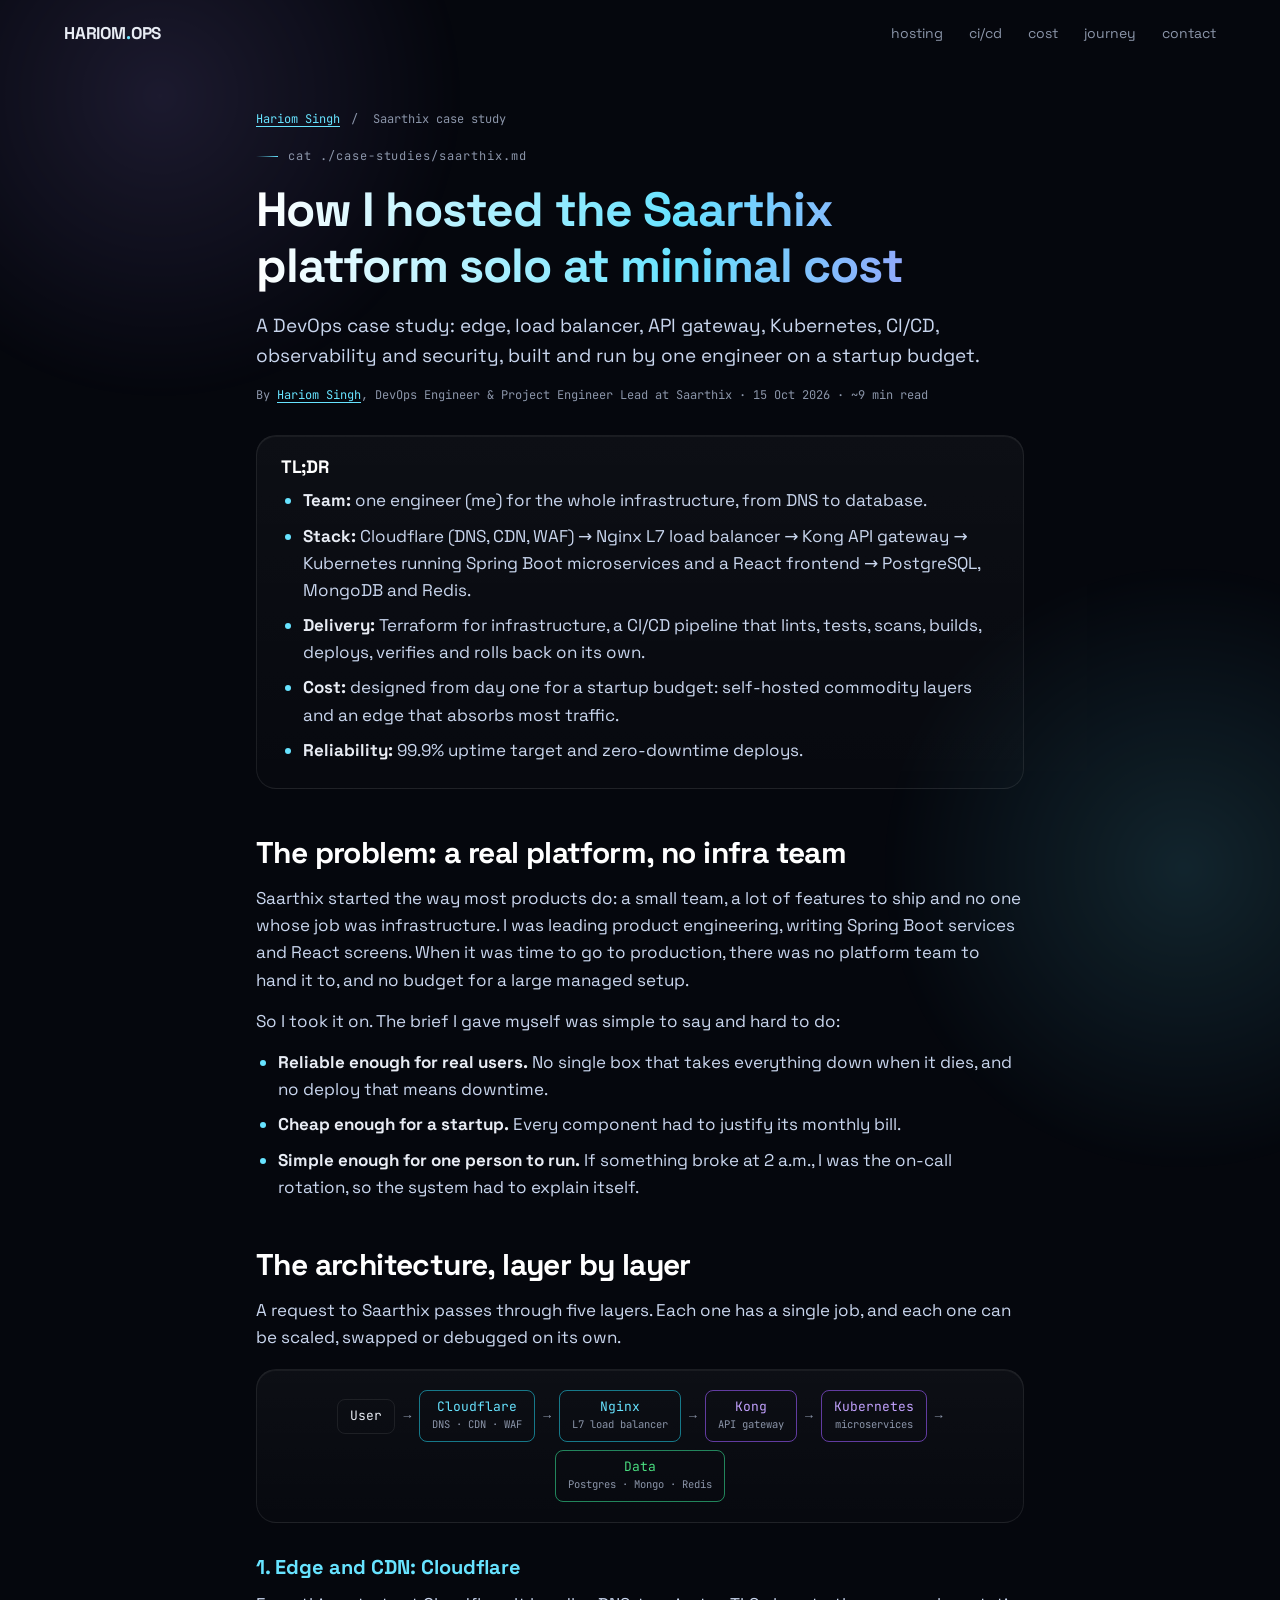
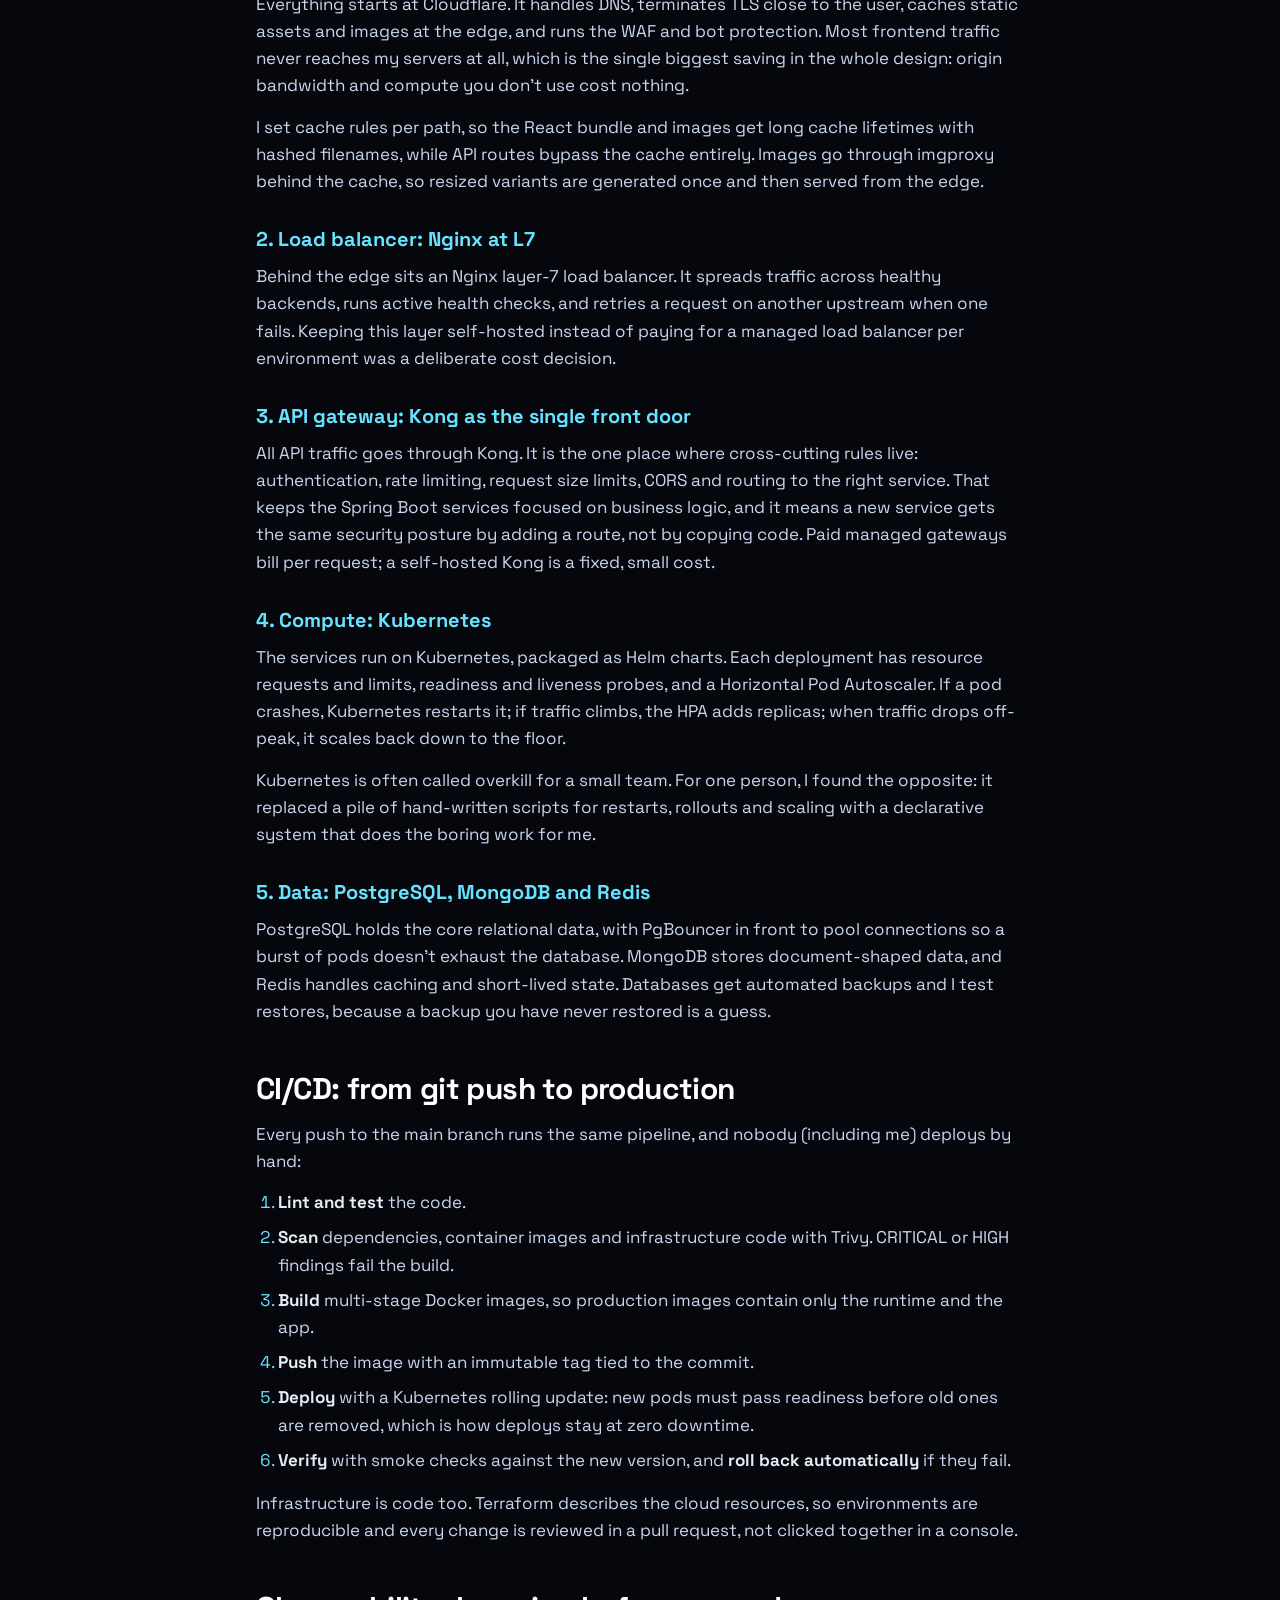
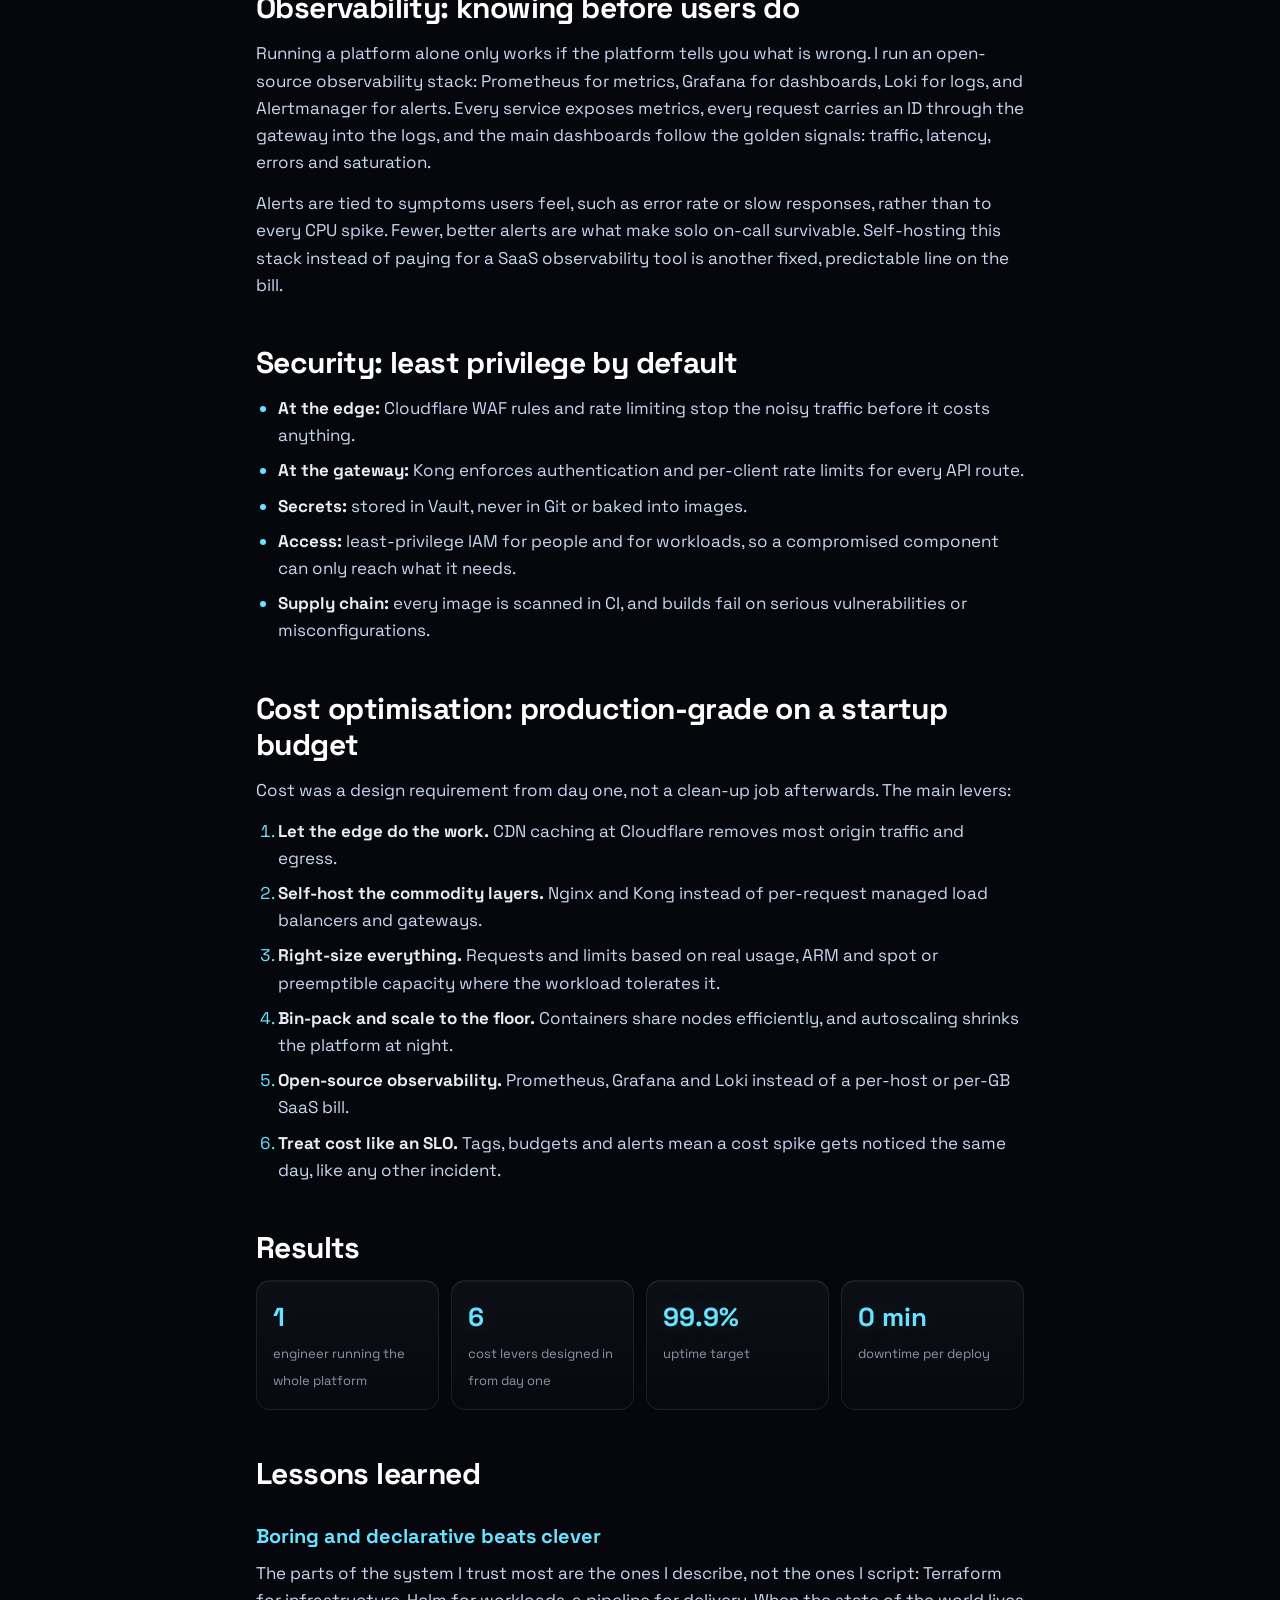
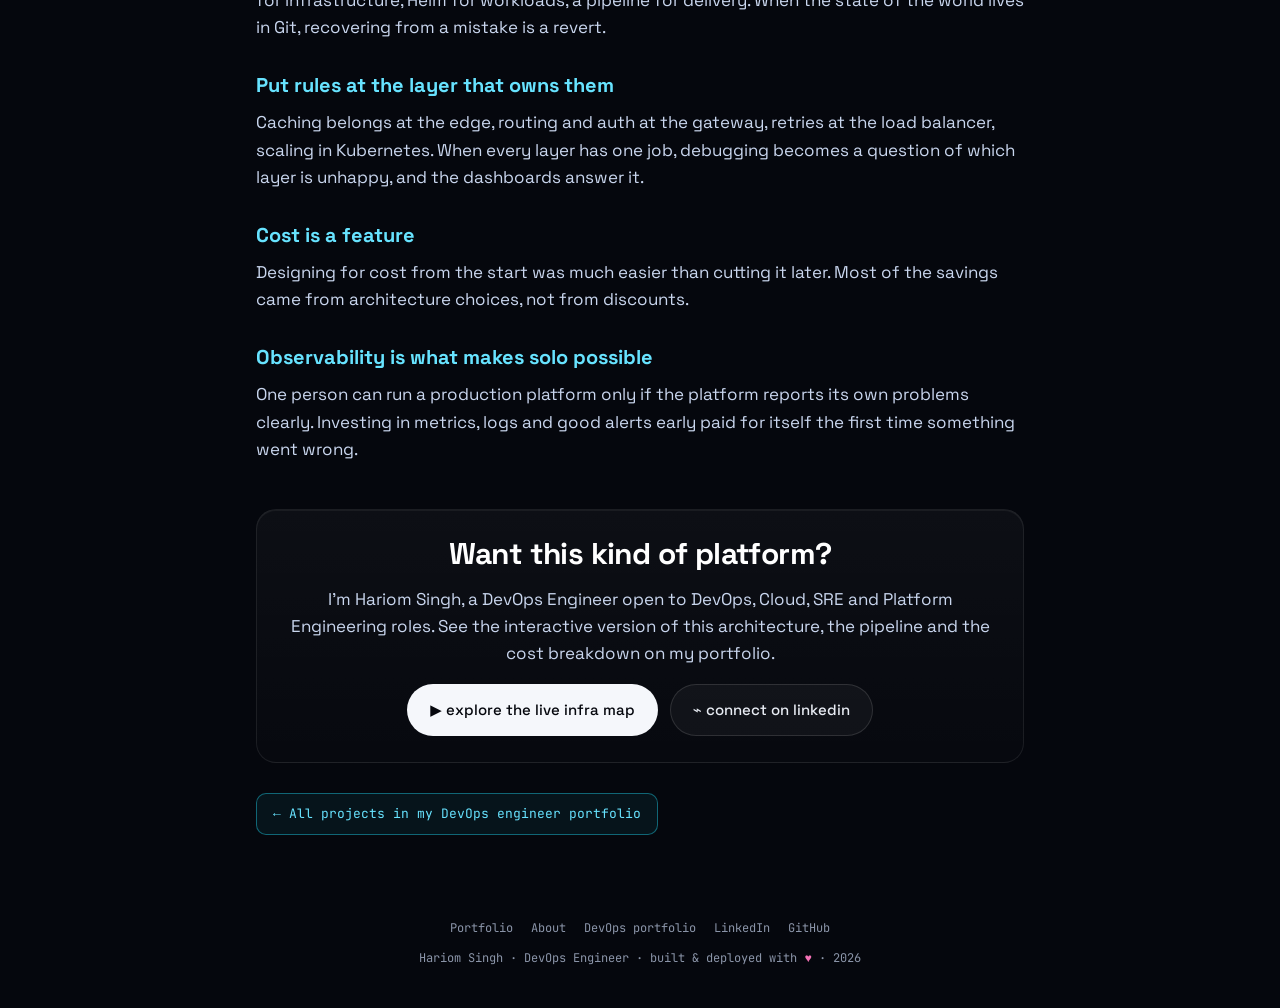
<file: saarthix-case-study.html>
<!doctype html>
<html lang="en">
<head>
<meta charset="utf-8">
<meta name="viewport" content="width=device-width, initial-scale=1">
<title>Saarthix DevOps Case Study: Hosting a Platform Solo | Hariom Singh</title>
<meta name="description" content="DevOps case study by Hariom Singh: how one engineer hosted the Saarthix platform with a Cloudflare edge, load balancing, an API gateway, CI/CD and monitoring.">
<meta name="author" content="Hariom Singh">
<meta name="robots" content="index, follow, max-image-preview:large, max-snippet:-1, max-video-preview:-1">
<link rel="canonical" href="https://hariomsinghdevops.prsoftwares.in/saarthix-case-study">
<meta name="theme-color" content="#04060d">
<meta name="color-scheme" content="dark">

<link rel="icon" href="/favicon.svg" type="image/svg+xml">
<link rel="icon" href="/icon-192.png" type="image/png" sizes="192x192">
<link rel="apple-touch-icon" href="/apple-touch-icon.png">
<link rel="manifest" href="/site.webmanifest">

<meta property="og:type" content="article">
<meta property="og:site_name" content="Hariom Singh · DevOps">
<meta property="og:url" content="https://hariomsinghdevops.prsoftwares.in/saarthix-case-study">
<meta property="og:title" content="How I hosted the Saarthix platform solo at minimal cost – a DevOps case study">
<meta property="og:description" content="Edge/CDN, load balancer, API gateway, Kubernetes, CI/CD, observability and cost optimisation: the full Saarthix hosting story, run by one engineer.">
<meta property="og:image" content="https://hariomsinghdevops.prsoftwares.in/og-image.jpg">
<meta property="og:image:width" content="1200">
<meta property="og:image:height" content="630">
<meta property="og:image:alt" content="Hariom Singh – DevOps Engineer · Cloud · SRE">
<meta property="og:locale" content="en_IN">
<meta property="article:author" content="https://hariomsinghdevops.prsoftwares.in/">
<meta property="article:published_time" content="2026-10-15">
<meta property="article:modified_time" content="2026-10-15">
<meta property="article:section" content="DevOps">
<meta property="article:tag" content="Kubernetes">
<meta property="article:tag" content="API Gateway">
<meta property="article:tag" content="Load Balancing">
<meta property="article:tag" content="FinOps">
<meta name="twitter:card" content="summary_large_image">
<meta name="twitter:title" content="How I hosted the Saarthix platform solo at minimal cost – a DevOps case study">
<meta name="twitter:description" content="One engineer, a production platform, a startup budget: edge, load balancer, API gateway, Kubernetes, CI/CD and observability.">
<meta name="twitter:image" content="https://hariomsinghdevops.prsoftwares.in/og-image.jpg">
<meta name="twitter:image:alt" content="Hariom Singh – DevOps Engineer · Cloud · SRE">

<script type="application/ld+json">
{
  "@context": "https://schema.org",
  "@graph": [
    {
      "@type": "Article",
      "@id": "https://hariomsinghdevops.prsoftwares.in/saarthix-case-study#article",
      "headline": "How I hosted the Saarthix platform solo at minimal cost – a DevOps case study",
      "description": "How one engineer hosted the Saarthix platform with Cloudflare at the edge, a load balancer, Kong API gateway, Kubernetes, CI/CD and observability, at startup cost.",
      "image": "https://hariomsinghdevops.prsoftwares.in/og-image.jpg",
      "datePublished": "2026-10-15",
      "dateModified": "2026-10-15",
      "inLanguage": "en",
      "articleSection": "DevOps case study",
      "keywords": ["DevOps case study", "DevOps engineer portfolio project", "Kubernetes", "load balancer", "API gateway", "Kong", "Nginx", "Cloudflare", "CI/CD", "low cost Kubernetes hosting", "startup infrastructure", "FinOps", "Saarthix"],
      "author": { "@id": "https://hariomsinghdevops.prsoftwares.in/#person" },
      "publisher": { "@id": "https://hariomsinghdevops.prsoftwares.in/#person" },
      "about": { "@type": "Organization", "name": "Saarthix" },
      "mainEntityOfPage": "https://hariomsinghdevops.prsoftwares.in/saarthix-case-study",
      "isPartOf": { "@id": "https://hariomsinghdevops.prsoftwares.in/#website" }
    },
    {
      "@type": "BreadcrumbList",
      "itemListElement": [
        { "@type": "ListItem", "position": 1, "name": "Hariom Singh – DevOps Engineer", "item": "https://hariomsinghdevops.prsoftwares.in/" },
        { "@type": "ListItem", "position": 2, "name": "Saarthix DevOps case study", "item": "https://hariomsinghdevops.prsoftwares.in/saarthix-case-study" }
      ]
    }
  ]
}
</script>

<link rel="preload" href="/fonts/space-grotesk-latin.woff2" as="font" type="font/woff2" crossorigin>
<link rel="preload" href="/fonts/jetbrains-mono-latin.woff2" as="font" type="font/woff2" crossorigin>
<link rel="stylesheet" href="/styles.css?v=20261019d">
</head>
<body class="cs-page">

<div class="noise-glow a"></div>
<div class="noise-glow b"></div>
<div id="progress"></div>

<nav id="nav">
  <a href="/" class="logo">HARIOM<span>.</span>OPS</a>
  <button class="burger" aria-label="Menu" id="burger">☰</button>
  <ul class="nav-links" id="nav-links">
    <li><a href="/#hosting">hosting</a></li>
    <li><a href="/#pipeline">ci/cd</a></li>
    <li><a href="/#cost">cost</a></li>
    <li><a href="/#journey">journey</a></li>
    <li><a href="/#contact">contact</a></li>
  </ul>
</nav>

<main>
<article class="cs">
  <nav class="crumbs" aria-label="Breadcrumb"><a href="/">Hariom Singh</a> <span>/</span> <span aria-current="page">Saarthix case study</span></nav>
  <div class="sec-tag">cat ./case-studies/saarthix.md</div>
  <h1 class="cs-h1">How I hosted the Saarthix platform solo at minimal cost</h1>
  <p class="cs-lede">A DevOps case study: edge, load balancer, API gateway, Kubernetes, CI/CD, observability and security, built and run by one engineer on a startup budget.</p>
  <div class="cs-meta">By <a href="/" rel="author">Hariom Singh</a>, DevOps Engineer &amp; Project Engineer Lead at Saarthix · <time datetime="2026-10-15">15 Oct 2026</time> · ~9 min read</div>

  <div class="glass cs-tldr">
    <h2>TL;DR</h2>
    <ul>
      <li><b>Team:</b> one engineer (me) for the whole infrastructure, from DNS to database.</li>
      <li><b>Stack:</b> Cloudflare (DNS, CDN, WAF) → Nginx L7 load balancer → Kong API gateway → Kubernetes running Spring Boot microservices and a React frontend → PostgreSQL, MongoDB and Redis.</li>
      <li><b>Delivery:</b> Terraform for infrastructure, a CI/CD pipeline that lints, tests, scans, builds, deploys, verifies and rolls back on its own.</li>
      <li><b>Cost:</b> designed from day one for a startup budget: self-hosted commodity layers and an edge that absorbs most traffic.</li><!-- TODO(Hariom): add the real monthly cost, before → after -->
      <li><b>Reliability:</b> 99.9% uptime target and zero-downtime deploys.</li>
    </ul>
  </div>

  <h2>The problem: a real platform, no infra team</h2>
  <p>Saarthix started the way most products do: a small team, a lot of features to ship and no one whose job was infrastructure. I was leading product engineering, writing Spring Boot services and React screens. When it was time to go to production, there was no platform team to hand it to, and no budget for a large managed setup.</p>
  <p>So I took it on. The brief I gave myself was simple to say and hard to do:</p>
  <ul>
    <li><b>Reliable enough for real users.</b> No single box that takes everything down when it dies, and no deploy that means downtime.</li>
    <li><b>Cheap enough for a startup.</b> Every component had to justify its monthly bill.</li>
    <li><b>Simple enough for one person to run.</b> If something broke at 2 a.m., I was the on-call rotation, so the system had to explain itself.</li>
  </ul>
  <!-- TODO(Hariom): add scale context: users / MAU, peak requests per second, start month and launch month -->

  <h2>The architecture, layer by layer</h2>
  <p>A request to Saarthix passes through five layers. Each one has a single job, and each one can be scaled, swapped or debugged on its own.</p>

  <div class="glass cs-flow" role="img" aria-label="Request path: user to Cloudflare edge, to Nginx load balancer, to Kong API gateway, to Kubernetes services, to PostgreSQL, MongoDB and Redis">
    <span>User</span><i>→</i><span class="c">Cloudflare<br><small>DNS · CDN · WAF</small></span><i>→</i><span class="c">Nginx<br><small>L7 load balancer</small></span><i>→</i><span class="v">Kong<br><small>API gateway</small></span><i>→</i><span class="v">Kubernetes<br><small>microservices</small></span><i>→</i><span class="g">Data<br><small>Postgres · Mongo · Redis</small></span>
  </div>

  <h3>1. Edge and CDN: Cloudflare</h3>
  <p>Everything starts at Cloudflare. It handles DNS, terminates TLS close to the user, caches static assets and images at the edge, and runs the WAF and bot protection. Most frontend traffic never reaches my servers at all, which is the single biggest saving in the whole design: origin bandwidth and compute you don't use cost nothing.</p>
  <p>I set cache rules per path, so the React bundle and images get long cache lifetimes with hashed filenames, while API routes bypass the cache entirely. Images go through imgproxy behind the cache, so resized variants are generated once and then served from the edge.</p>

  <h3>2. Load balancer: Nginx at L7</h3>
  <p>Behind the edge sits an Nginx layer-7 load balancer. It spreads traffic across healthy backends, runs active health checks, and retries a request on another upstream when one fails. Keeping this layer self-hosted instead of paying for a managed load balancer per environment was a deliberate cost decision.</p><!-- TODO(Hariom): name the origin cloud provider and region -->

  <h3>3. API gateway: Kong as the single front door</h3>
  <p>All API traffic goes through Kong. It is the one place where cross-cutting rules live: authentication, rate limiting, request size limits, CORS and routing to the right service. That keeps the Spring Boot services focused on business logic, and it means a new service gets the same security posture by adding a route, not by copying code. Paid managed gateways bill per request; a self-hosted Kong is a fixed, small cost.</p>

  <h3>4. Compute: Kubernetes</h3>
  <p>The services run on Kubernetes, packaged as Helm charts. Each deployment has resource requests and limits, readiness and liveness probes, and a Horizontal Pod Autoscaler. If a pod crashes, Kubernetes restarts it; if traffic climbs, the HPA adds replicas; when traffic drops off-peak, it scales back down to the floor.</p>
  <p>Kubernetes is often called overkill for a small team. For one person, I found the opposite: it replaced a pile of hand-written scripts for restarts, rollouts and scaling with a declarative system that does the boring work for me.</p>

  <h3>5. Data: PostgreSQL, MongoDB and Redis</h3>
  <p>PostgreSQL holds the core relational data, with PgBouncer in front to pool connections so a burst of pods doesn't exhaust the database. MongoDB stores document-shaped data, and Redis handles caching and short-lived state. Databases get automated backups and I test restores, because a backup you have never restored is a guess.</p>

  <h2>CI/CD: from git push to production</h2>
  <p>Every push to the main branch runs the same pipeline, and nobody (including me) deploys by hand:</p>
  <ol>
    <li><b>Lint and test</b> the code.</li>
    <li><b>Scan</b> dependencies, container images and infrastructure code with Trivy. CRITICAL or HIGH findings fail the build.</li>
    <li><b>Build</b> multi-stage Docker images, so production images contain only the runtime and the app.</li>
    <li><b>Push</b> the image with an immutable tag tied to the commit.</li>
    <li><b>Deploy</b> with a Kubernetes rolling update: new pods must pass readiness before old ones are removed, which is how deploys stay at zero downtime.</li>
    <li><b>Verify</b> with smoke checks against the new version, and <b>roll back automatically</b> if they fail.</li>
  </ol>
  <p>Infrastructure is code too. Terraform describes the cloud resources, so environments are reproducible and every change is reviewed in a pull request, not clicked together in a console.</p>

  <h2>Observability: knowing before users do</h2>
  <p>Running a platform alone only works if the platform tells you what is wrong. I run an open-source observability stack: Prometheus for metrics, Grafana for dashboards, Loki for logs, and Alertmanager for alerts. Every service exposes metrics, every request carries an ID through the gateway into the logs, and the main dashboards follow the golden signals: traffic, latency, errors and saturation.</p>
  <p>Alerts are tied to symptoms users feel, such as error rate or slow responses, rather than to every CPU spike. Fewer, better alerts are what make solo on-call survivable. Self-hosting this stack instead of paying for a SaaS observability tool is another fixed, predictable line on the bill.</p>

  <h2>Security: least privilege by default</h2>
  <ul>
    <li><b>At the edge:</b> Cloudflare WAF rules and rate limiting stop the noisy traffic before it costs anything.</li>
    <li><b>At the gateway:</b> Kong enforces authentication and per-client rate limits for every API route.</li>
    <li><b>Secrets:</b> stored in Vault, never in Git or baked into images.</li>
    <li><b>Access:</b> least-privilege IAM for people and for workloads, so a compromised component can only reach what it needs.</li>
    <li><b>Supply chain:</b> every image is scanned in CI, and builds fail on serious vulnerabilities or misconfigurations.</li>
  </ul>

  <h2>Cost optimisation: production-grade on a startup budget</h2>
  <p>Cost was a design requirement from day one, not a clean-up job afterwards. The main levers:</p>
  <ol>
    <li><b>Let the edge do the work.</b> CDN caching at Cloudflare removes most origin traffic and egress.</li>
    <li><b>Self-host the commodity layers.</b> Nginx and Kong instead of per-request managed load balancers and gateways.</li>
    <li><b>Right-size everything.</b> Requests and limits based on real usage, ARM and spot or preemptible capacity where the workload tolerates it.</li>
    <li><b>Bin-pack and scale to the floor.</b> Containers share nodes efficiently, and autoscaling shrinks the platform at night.</li>
    <li><b>Open-source observability.</b> Prometheus, Grafana and Loki instead of a per-host or per-GB SaaS bill.</li>
    <li><b>Treat cost like an SLO.</b> Tags, budgets and alerts mean a cost spike gets noticed the same day, like any other incident.</li>
  </ol>
  <!-- TODO(Hariom): add "In numbers": estimated managed-setup cost per month vs actual monthly cost -->

  <h2>Results</h2>
  <div class="cs-stats">
    <div class="glass"><b>1</b><span>engineer running the whole platform</span></div>
    <div class="glass"><b>6</b><span>cost levers designed in from day one</span></div>
    <div class="glass"><b>99.9%</b><span>uptime target</span></div>
    <div class="glass"><b>0 min</b><span>downtime per deploy</span></div>
  </div>
  <!-- TODO(Hariom): add measured results: deploys per week, measured uptime, p95 latency, incidents since launch -->

  <h2>Lessons learned</h2>
  <h3>Boring and declarative beats clever</h3>
  <p>The parts of the system I trust most are the ones I describe, not the ones I script: Terraform for infrastructure, Helm for workloads, a pipeline for delivery. When the state of the world lives in Git, recovering from a mistake is a revert.</p>
  <h3>Put rules at the layer that owns them</h3>
  <p>Caching belongs at the edge, routing and auth at the gateway, retries at the load balancer, scaling in Kubernetes. When every layer has one job, debugging becomes a question of which layer is unhappy, and the dashboards answer it.</p>
  <h3>Cost is a feature</h3>
  <p>Designing for cost from the start was much easier than cutting it later. Most of the savings came from architecture choices, not from discounts.</p>
  <h3>Observability is what makes solo possible</h3>
  <p>One person can run a production platform only if the platform reports its own problems clearly. Investing in metrics, logs and good alerts early paid for itself the first time something went wrong.</p><!-- TODO(Hariom): describe one real incident and what you changed afterwards -->

  <div class="glass neon cs-cta">
    <h2>Want this kind of platform?</h2>
    <p>I'm Hariom Singh, a DevOps Engineer open to DevOps, Cloud, SRE and Platform Engineering roles. See the interactive version of this architecture, the pipeline and the cost breakdown on my portfolio.</p>
    <div class="cs-cta-btns">
      <a href="/#hosting" class="btn">▶ explore the live infra map</a>
      <a href="https://www.linkedin.com/in/hariom2003/" target="_blank" rel="noopener" class="btn alt">⌁ connect on linkedin</a>
    </div>
  </div>

  <p class="cs-back"><a href="/devops-engineer-portfolio">← All projects in my DevOps engineer portfolio</a></p>
</article>
</main>

<footer>
  <div class="foot-links" role="navigation" aria-label="Profiles">
    <a href="/">Portfolio</a>
    <a href="/about-hariom-singh">About</a>
    <a href="/devops-engineer-portfolio">DevOps portfolio</a>
    <a href="https://www.linkedin.com/in/hariom2003/" target="_blank" rel="noopener me">LinkedIn</a>
    <a href="https://github.com/Hariom00027" target="_blank" rel="noopener me">GitHub</a>
  </div>
  Hariom Singh · DevOps Engineer · built &amp; deployed with <span class="hb">♥</span> · <span id="yr"></span>
</footer>

<script src="/page.js?v=20261019d" defer></script>
</body>
</html>
</file>
<file: styles.css>
/* Self-hosted fonts (latin subset, variable weights). Preloaded from the HTML head. */
@font-face { font-family: "Space Grotesk"; src: url("/fonts/space-grotesk-latin.woff2") format("woff2"); font-weight: 300 700; font-style: normal; font-display: swap; }
@font-face { font-family: "JetBrains Mono"; src: url("/fonts/jetbrains-mono-latin.woff2") format("woff2"); font-weight: 100 800; font-style: normal; font-display: swap; }

:root {
  --bg: #04060d;
  --bg-2: #0a0f1f;
  --panel: rgba(11, 18, 38, 0.86);
  --line: rgba(120, 180, 255, 0.14);
  --text: #e6f0ff;
  --muted: #8a9bbd;
  --cyan: #22e4ff;
  --violet: #9d5cff;
  --pink: #ff3ea5;
  --green: #3dffa8;
  --amber: #ffb547;
  --red: #ff4d6d;
  --glow-c: 0 0 12px rgba(34, 228, 255, .6), 0 0 32px rgba(34, 228, 255, .25);
  --mono: "JetBrains Mono", ui-monospace, Consolas, monospace;
  --display: "Orbitron", "Space Grotesk", sans-serif;
  --sans: "Space Grotesk", system-ui, sans-serif;
}

* { box-sizing: border-box; margin: 0; padding: 0; }
html { scroll-behavior: smooth; }
body {
  background: var(--bg);
  color: var(--text);
  font-family: var(--sans);
  overflow-x: hidden;
  line-height: 1.6;
}
body.loading { overflow: hidden; }
::selection { background: var(--cyan); color: var(--bg); }
a { color: inherit; text-decoration: none; }

/* scrollbar */
::-webkit-scrollbar { width: 8px; }
::-webkit-scrollbar-track { background: var(--bg); }
::-webkit-scrollbar-thumb { background: linear-gradient(var(--cyan), var(--violet)); border-radius: 4px; }

/* ---------- Boot loader ---------- */
#boot {
  position: fixed; inset: 0; z-index: 1000;
  background: #010207;
  display: flex; align-items: center; justify-content: center;
  transition: opacity .5s ease, visibility .5s;
}
#boot.done { opacity: 0; visibility: hidden; }
#boot-log {
  font-family: var(--mono); font-size: 13px; color: var(--green);
  width: min(640px, 90vw); min-height: 260px; white-space: pre-wrap;
}
#boot-log .ok { color: var(--cyan); }
.boot-bar { margin-top: 14px; height: 3px; background: rgba(61,255,168,.1); overflow: hidden; }
.boot-bar i { display: block; height: 100%; width: 0; background: var(--green); box-shadow: 0 0 10px var(--green); transition: width .2s; }

/* ---------- Background layers ---------- */
#bg-canvas { position: fixed; inset: 0; z-index: 0; pointer-events: none; }
.grid-floor {
  position: fixed; left: -50%; right: -50%; bottom: -10%; height: 60vh; z-index: 0; pointer-events: none;
  background-image:
    linear-gradient(rgba(34,228,255,.18) 1px, transparent 1px),
    linear-gradient(90deg, rgba(34,228,255,.18) 1px, transparent 1px);
  background-size: 60px 60px;
  transform: perspective(500px) rotateX(70deg);
  mask-image: linear-gradient(to top, black 10%, transparent 80%);
  -webkit-mask-image: linear-gradient(to top, black 10%, transparent 80%);
  opacity: .5;
}
.scanlines {
  position: fixed; inset: 0; z-index: 999; pointer-events: none;
  background: repeating-linear-gradient(0deg, rgba(255,255,255,.018) 0 1px, transparent 1px 3px);
  opacity: .6;
}
.noise-glow {
  position: fixed; width: 60vw; height: 60vw; border-radius: 50%; z-index: 0; pointer-events: none;
  opacity: .3; will-change: transform;
}
.noise-glow.a { background: radial-gradient(circle, var(--violet), transparent 65%); top: -20vw; left: -15vw; animation: drift 18s ease-in-out infinite alternate; }
.noise-glow.b { background: radial-gradient(circle, var(--cyan), transparent 65%); bottom: -25vw; right: -20vw; animation: drift 22s ease-in-out infinite alternate-reverse; }
@keyframes drift { to { transform: translate(10vw, 8vw) scale(1.15); } }

/* ---------- Custom cursor: targeting reticle ---------- */
@media (hover: hover) and (pointer: fine) {
  html.has-cur, html.has-cur * { cursor: none !important; }
}
#cur { position: fixed; inset: 0; pointer-events: none; z-index: 1002; opacity: 0; transition: opacity .25s; contain: strict; }
#cur.on { opacity: 1; }
#cur > * { position: absolute; top: 0; left: 0; will-change: transform; }
.cur-dot { width: 6px; height: 6px; margin: -3px 0 0 -3px; border-radius: 50%; background: #fff; box-shadow: 0 0 8px var(--cyan), 0 0 2px #fff; transition: background .2s, scale .15s; }
#cur.lock .cur-dot { background: var(--pink); box-shadow: 0 0 10px var(--pink); }
#cur.down .cur-dot { scale: .5; }
.cur-c { width: 12px; height: 12px; border: 2px solid var(--cyan); filter: drop-shadow(0 0 3px rgba(34,228,255,.8)); transition: border-color .2s; }
.cur-c.tl { border-right: 0; border-bottom: 0; }
.cur-c.tr { border-left: 0; border-bottom: 0; }
.cur-c.bl { border-right: 0; border-top: 0; }
.cur-c.br { border-left: 0; border-top: 0; }
#cur.lock .cur-c { border-color: var(--pink); filter: drop-shadow(0 0 4px rgba(255,62,165,.9)); }
.cur-cross { width: 40px; height: 40px; margin: -20px 0 0 -20px; opacity: .55; transition: opacity .2s; }
.cur-cross::before, .cur-cross::after { content: ""; position: absolute; background: var(--cyan); }
.cur-cross::before { left: 50%; top: 0; bottom: 0; width: 1px; background: linear-gradient(var(--cyan) 0 30%, transparent 30% 70%, var(--cyan) 70%); }
.cur-cross::after { top: 50%; left: 0; right: 0; height: 1px; background: linear-gradient(90deg, var(--cyan) 0 30%, transparent 30% 70%, var(--cyan) 70%); }
.cur-cross i { position: absolute; inset: 6px; border: 1px dashed rgba(34,228,255,.6); border-radius: 50%; animation: spin 6s linear infinite; }
#cur.lock .cur-cross, #cur.text .cur-cross { opacity: 0; }
.cur-label {
  font: 600 10px/1 var(--mono); letter-spacing: 1px; color: var(--cyan); white-space: nowrap;
  padding: 3px 6px; background: rgba(4,6,13,.85); border: 1px solid rgba(34,228,255,.35); border-radius: 3px;
  transition: color .2s, border-color .2s;
}
#cur.lock .cur-label { color: var(--pink); border-color: rgba(255,62,165,.5); }
#cur.text .cur-c { border-color: var(--green); }
.cur-ripple { width: 10px; height: 10px; margin: -5px 0 0 -5px; border-radius: 50%; border: 2px solid var(--cyan); animation: ripple .55s ease-out forwards; }
@keyframes ripple { to { scale: 6; opacity: 0; border-width: 1px; } }
@media (hover: none), (pointer: coarse) { #cur { display: none; } }

/* ---------- Nav ---------- */
nav {
  position: fixed; top: 0; left: 0; right: 0; z-index: 50;
  display: flex; align-items: center; justify-content: space-between;
  padding: 18px 5vw;
  transition: background .3s, padding .3s, border-color .3s;
  border-bottom: 1px solid transparent;
}
nav.scrolled { background: rgba(4,6,13,.94); padding: 12px 5vw; border-color: var(--line); }
.logo { font-family: var(--display); font-weight: 800; letter-spacing: 2px; font-size: 18px; }
.logo span { color: var(--cyan); text-shadow: var(--glow-c); }
.nav-links { display: flex; gap: 28px; list-style: none; font-family: var(--mono); font-size: 13px; }
.nav-links a { color: var(--muted); position: relative; transition: color .2s; }
.nav-links a::before { content: "./"; color: var(--cyan); opacity: 0; margin-right: 2px; transition: opacity .2s; }
.nav-links a:hover, .nav-links a.active { color: var(--text); }
.nav-links a:hover::before, .nav-links a.active::before { opacity: 1; }
.burger { display: none; background: none; border: 0; color: var(--text); font-size: 22px; cursor: pointer; }
#progress { position: fixed; top: 0; left: 0; height: 2px; z-index: 60; background: linear-gradient(90deg, var(--cyan), var(--violet), var(--pink)); width: 100%; transform: scaleX(0); transform-origin: left; will-change: transform; box-shadow: 0 0 10px var(--cyan); }

/* ---------- Layout ---------- */
main { position: relative; z-index: 2; }
section { padding: 44px 5vw; position: relative; overflow-x: clip; }
.container { max-width: 1240px; margin: 0 auto; }
.sec-tag { font-family: var(--mono); color: var(--cyan); font-size: 13px; letter-spacing: 2px; margin-bottom: 10px; }
.sec-tag::before { content: "// "; color: var(--muted); }
h2.sec-title {
  font-family: var(--display); font-size: clamp(30px, 5vw, 56px); line-height: 1.1; margin-bottom: 18px;
  background: linear-gradient(90deg, #fff, var(--cyan) 50%, var(--violet));
  -webkit-background-clip: text; background-clip: text; color: transparent;
}
.sec-sub { color: var(--muted); max-width: 720px; font-size: 17px; margin-bottom: 30px; }

.glass {
  background: var(--panel);
  border: 1px solid var(--line);
  border-radius: 18px;
  position: relative;
}
.glass.neon::before {
  content: ""; position: absolute; inset: -1px; border-radius: inherit; padding: 1px;
  background: conic-gradient(from var(--ang, 0deg), transparent 0 70%, var(--cyan), var(--violet), transparent);
  -webkit-mask: linear-gradient(#000 0 0) content-box, linear-gradient(#000 0 0);
  -webkit-mask-composite: xor; mask-composite: exclude;
  pointer-events: none;
}
.glass.neon:hover::before { animation: spin-ang 4s linear infinite; }
@property --ang { syntax: "<angle>"; initial-value: 0deg; inherits: false; }
@keyframes spin-ang { to { --ang: 360deg; } }

/* reveal */
.reveal { opacity: 0; transform: translateY(40px); transition: opacity .9s cubic-bezier(.2,.7,.2,1), transform .9s cubic-bezier(.2,.7,.2,1); }
.reveal.in { opacity: 1; transform: none; }
.reveal.in.tilt, .tilt.no-reveal { transition: opacity .9s, transform .2s ease-out, border-color .4s; }
.reveal.d1 { transition-delay: .1s; } .reveal.d2 { transition-delay: .2s; } .reveal.d3 { transition-delay: .3s; } .reveal.d4 { transition-delay: .4s; }

/* buttons */
.btn {
  display: inline-flex; align-items: center; gap: 10px;
  font-family: var(--mono); font-size: 14px; letter-spacing: 1px;
  padding: 14px 26px; border-radius: 10px; cursor: pointer;
  border: 1px solid var(--cyan); color: var(--cyan); background: rgba(34,228,255,.06);
  position: relative; overflow: hidden; isolation: isolate; transition: color .3s, box-shadow .3s, transform .2s;
}
.btn::after { content: ""; position: absolute; inset: 0; background: var(--cyan); transform: translateX(-101%); transition: transform .35s ease; z-index: -1; }
.btn:hover { color: var(--bg); box-shadow: var(--glow-c); }
.btn:hover::after { transform: none; }
.btn.alt { border-color: var(--pink); color: var(--pink); background: rgba(255,62,165,.06); }
.btn.alt::after { background: var(--pink); }
.btn.alt:hover { color: var(--bg); box-shadow: 0 0 20px rgba(255,62,165,.5); }
.btn.sm { padding: 9px 16px; font-size: 12px; }
.btn:disabled { opacity: .5; cursor: not-allowed; }

/* ---------- Hero ---------- */
#hero { min-height: 100vh; display: flex; align-items: center; padding-top: 100px; padding-bottom: 40px; }
.hero-grid { display: grid; grid-template-columns: 1.15fr .85fr; gap: 50px; align-items: center; }
.hero-hello { font-family: var(--mono); color: var(--green); font-size: 15px; margin-bottom: 18px; }
.hero-hello .blink { animation: blink 1s steps(1) infinite; }
@keyframes blink { 50% { opacity: 0; } }
.hero-h1 { margin: 0; font-weight: inherit; }
.h1-sub { display: block; margin-top: 16px; font-family: var(--mono); font-weight: 500; font-size: clamp(13px, 1.5vw, 17px); letter-spacing: 4px; text-transform: uppercase; color: var(--cyan); text-shadow: 0 0 12px rgba(34,228,255,.4); }
.glitch {
  display: block; font-family: var(--display); font-weight: 900; font-size: clamp(48px, 9vw, 118px); line-height: .95;
  position: relative; letter-spacing: 2px; color: #fff;
  text-shadow: 0 0 30px rgba(34,228,255,.35);
}
.glitch::before, .glitch::after { content: attr(data-text); position: absolute; inset: 0; }
.glitch::before { color: var(--pink); animation: glitch-a 3.2s infinite linear alternate-reverse; clip-path: inset(0 0 60% 0); transform: translate(-3px, 0); opacity: .8; }
.glitch::after { color: var(--cyan); animation: glitch-b 2.6s infinite linear alternate-reverse; clip-path: inset(60% 0 0 0); transform: translate(3px, 0); opacity: .8; }
@keyframes glitch-a {
  0%, 88% { clip-path: inset(0 0 100% 0); }
  90% { clip-path: inset(10% 0 60% 0); transform: translate(-6px, 2px); }
  93% { clip-path: inset(40% 0 30% 0); transform: translate(5px, -2px); }
  96% { clip-path: inset(70% 0 5% 0); transform: translate(-4px, 1px); }
  100% { clip-path: inset(0 0 100% 0); }
}
@keyframes glitch-b {
  0%, 85% { clip-path: inset(100% 0 0 0); }
  88% { clip-path: inset(55% 0 20% 0); transform: translate(6px, -1px); }
  92% { clip-path: inset(15% 0 70% 0); transform: translate(-5px, 2px); }
  100% { clip-path: inset(100% 0 0 0); }
}
.hero-role { font-family: var(--mono); font-size: clamp(16px, 2.2vw, 22px); margin: 22px 0 18px; color: var(--muted); height: 1.6em; white-space: nowrap; overflow: hidden; contain: strict; }
.hero-role .typed { color: var(--cyan); text-shadow: var(--glow-c); }
.hero-role .caret { display: inline-block; width: 10px; height: 1.1em; background: var(--cyan); vertical-align: -3px; animation: blink .8s steps(1) infinite; margin-left: 3px; }
.hero-desc { color: var(--muted); font-size: 17px; max-width: 580px; margin-bottom: 34px; }
.hero-desc b { color: var(--text); font-weight: 600; }
.hero-cta { display: flex; gap: 16px; flex-wrap: wrap; }
.hero-stats { display: flex; gap: 34px; margin-top: 36px; flex-wrap: wrap; }
.stat .num { font-family: var(--display); font-size: 34px; font-weight: 800; color: #fff; font-variant-numeric: tabular-nums; }
.stat .num::after { content: attr(data-suffix); color: var(--cyan); }
.stat .lbl { font-family: var(--mono); font-size: 11px; color: var(--muted); letter-spacing: 1.5px; text-transform: uppercase; }

/* Hero orb */
.orb-wrap { position: relative; aspect-ratio: 1; width: 100%; max-width: 480px; margin: 0 auto; }
.orb-ring { position: absolute; inset: 0; border-radius: 50%; border: 1px dashed rgba(34,228,255,.35); animation: spin 30s linear infinite; }
.orb-ring.r2 { inset: 12%; border: 1px solid rgba(157,92,255,.35); animation-duration: 20s; animation-direction: reverse; }
.orb-ring.r3 { inset: 25%; border: 2px dotted rgba(255,62,165,.4); animation-duration: 14s; }
@keyframes spin { to { transform: rotate(360deg); } }
.orb-core {
  position: absolute; inset: 35%; border-radius: 50%;
  background: radial-gradient(circle at 35% 30%, #fff, var(--cyan) 25%, var(--violet) 60%, transparent 72%);
  box-shadow: 0 0 80px rgba(34,228,255,.6), inset 0 0 40px rgba(255,255,255,.3);
  animation: pulse 3s ease-in-out infinite;
  display: flex; align-items: center; justify-content: center;
}
.orb-core svg { width: 46%; filter: drop-shadow(0 0 8px #fff); }
@keyframes pulse { 50% { transform: scale(1.07); } }
.orb-item {
  will-change: transform;
  position: absolute; top: 50%; left: 50%; width: 58px; height: 58px; margin: -29px 0 0 -29px;
  border-radius: 14px; display: flex; align-items: center; justify-content: center;
  font-family: var(--mono); font-size: 10px; font-weight: 700; text-align: center; line-height: 1.1;
  background: rgba(10,15,31,.85); border: 1px solid var(--line); color: var(--text);
  box-shadow: 0 0 18px rgba(34,228,255,.15);
}
.orb-item i { font-style: normal; font-size: 20px; display: block; margin-bottom: 2px; }

/* ---------- Transition / About ---------- */
.shift-grid { display: grid; grid-template-columns: 1fr auto 1fr; gap: 30px; align-items: stretch; }
.shift-card { padding: 34px; }
.shift-card h3 { font-family: var(--display); font-size: 22px; margin-bottom: 6px; }
.shift-card .when { font-family: var(--mono); font-size: 12px; color: var(--muted); margin-bottom: 18px; }
.shift-card ul { list-style: none; }
.shift-card li { padding: 8px 0 8px 26px; position: relative; color: #c7d3ea; border-bottom: 1px dashed var(--line); }
.shift-card li::before { content: "▹"; position: absolute; left: 4px; color: var(--cyan); }
.shift-card.to li::before { color: var(--pink); }
.shift-card.to h3 { color: var(--pink); }
.shift-card.from h3 { color: var(--cyan); }
.shift-arrow { display: flex; align-items: center; justify-content: center; position: relative; width: 120px; }
.shift-arrow svg { width: 100%; overflow: visible; }
.shift-arrow .flow { stroke-dasharray: 8 8; animation: dash 1s linear infinite; }
@keyframes dash { to { stroke-dashoffset: -16; } }

/* ---------- Chips ---------- */
.chips { display: flex; gap: 8px; flex-wrap: wrap; margin-top: 14px; }
.chip { font-family: var(--mono); font-size: 11px; padding: 4px 10px; border-radius: 20px; border: 1px solid rgba(157,92,255,.4); color: #cdb6ff; background: rgba(157,92,255,.08); }

/* ---------- Journey (compact) ---------- */
.journey { position: relative; display: grid; grid-template-columns: repeat(6, 1fr); gap: 18px; }
.j-line { position: absolute; top: 32px; left: 8%; right: 8%; height: 2px; background: var(--line); }
.j-line i { display: block; height: 100%; background: linear-gradient(90deg, var(--cyan), var(--violet), var(--pink)); box-shadow: 0 0 12px var(--cyan); transform: scaleX(0); transform-origin: left; transition: transform 2.4s cubic-bezier(.3,.7,.2,1) .2s; }
.journey.in .j-line i { transform: scaleX(1); }
.j-step { text-align: center; position: relative; z-index: 1; opacity: 0; transform: translateY(24px); transition: opacity .6s, transform .6s; transition-delay: calc(var(--i) * .35s + .2s); }
.journey.in .j-step { opacity: 1; transform: none; }
.j-node {
  width: 64px; height: 64px; margin: 0 auto 14px; border-radius: 50%; display: flex; align-items: center; justify-content: center; font-size: 26px;
  background: var(--bg-2); border: 2px solid var(--line); transition: border-color .5s, box-shadow .5s, transform .3s; transition-delay: calc(var(--i) * .35s + .4s), calc(var(--i) * .35s + .4s), 0s;
}
.journey.in .j-node { border-color: var(--cyan); box-shadow: 0 0 0 6px rgba(34,228,255,.08), 0 0 18px rgba(34,228,255,.45); }
.j-step:hover .j-node { transform: scale(1.12) rotate(-6deg); }
.j-num { font-family: var(--mono); font-size: 11px; color: var(--cyan); letter-spacing: 1.5px; }
.j-step h4, .j-step h3 { font-family: var(--display); font-size: 15px; margin: 4px 0 6px; }
.j-step p { color: var(--muted); font-size: 13px; line-height: 1.5; }
.j-tech { font-family: var(--mono); font-size: 10.5px; color: #cdb6ff; margin-top: 8px; opacity: .85; }

/* ---------- Architecture ---------- */
.arch-shell { display: grid; grid-template-columns: 1fr 340px; gap: 22px; }
.arch-stage { padding: 18px; overflow: hidden; }
.arch-toolbar { display: flex; gap: 10px; flex-wrap: wrap; margin-bottom: 12px; align-items: center; }
.arch-toolbar .live { margin-left: auto; font-family: var(--mono); font-size: 12px; color: var(--green); display: flex; align-items: center; gap: 8px; }
.arch-toolbar .live::before { content: ""; width: 8px; height: 8px; border-radius: 50%; background: var(--green); box-shadow: 0 0 10px var(--green); animation: blink 1.2s infinite; }
#arch-svg { width: 100%; height: auto; display: block; }
#arch-svg .node { cursor: pointer; }
#arch-svg .node rect.box { fill: rgba(10,16,34,.92); stroke: rgba(120,180,255,.35); stroke-width: 1.2; transition: stroke .3s; }
#arch-svg .node:hover rect.box, #arch-svg .node.sel rect.box { stroke: var(--cyan); stroke-width: 2; }
#arch-svg .node.down rect.box { stroke: var(--red); fill: rgba(60,8,20,.9); }
#arch-svg .node.down text { fill: var(--red); }
#arch-svg .node text { fill: var(--text); font-family: var(--mono); font-size: 11px; text-anchor: middle; pointer-events: none; }
#arch-svg .node text.ic { font-size: 18px; }
#arch-svg .node text.sub { fill: var(--muted); font-size: 9px; }
#arch-svg .link { stroke: rgba(120,180,255,.22); stroke-width: 1.4; fill: none; }
#arch-svg .link.flow { stroke: rgba(34,228,255,.35); stroke-dasharray: 4 6; animation: dash 1.2s linear infinite; }
#arch-svg .zone { fill: rgba(157,92,255,.04); stroke: rgba(157,92,255,.3); stroke-dasharray: 6 5; }
#arch-svg .zone-lbl { fill: #b590ff; font-family: var(--mono); font-size: 10px; letter-spacing: 1.5px; }
.arch-side { display: flex; flex-direction: column; gap: 18px; }
.inspector { padding: 22px; min-height: 260px; }
.inspector .ins-ic { font-size: 32px; }
.inspector h4 { font-family: var(--display); font-size: 18px; margin: 8px 0 4px; color: var(--cyan); }
.inspector .ins-role { font-family: var(--mono); font-size: 11px; color: var(--pink); margin-bottom: 12px; letter-spacing: 1px; }
.inspector p { font-size: 14px; color: #c3cfe6; }
.inspector ul { margin-top: 10px; list-style: none; font-size: 13px; color: var(--muted); }
.inspector li::before { content: "› "; color: var(--cyan); }
.metrics { padding: 18px 22px; display: grid; grid-template-columns: 1fr 1fr; gap: 14px; }
.metric .m-lbl { font-family: var(--mono); font-size: 10px; color: var(--muted); letter-spacing: 1px; }
.metric .m-val { font-family: var(--display); font-size: 22px; font-weight: 700; }
.metric .m-val.ok { color: var(--green); } .metric .m-val.warn { color: var(--amber); } .metric .m-val.bad { color: var(--red); }
.spark { grid-column: 1 / -1; height: 50px; width: 100%; }
.arch-log { font-family: var(--mono); font-size: 11px; height: 120px; overflow: hidden; padding: 12px 16px; color: var(--muted); }
.arch-log div { white-space: nowrap; overflow: hidden; text-overflow: ellipsis; animation: fadein .3s; }
.arch-log .w { color: var(--amber); } .arch-log .e { color: var(--red); } .arch-log .g { color: var(--green); }
@keyframes fadein { from { opacity: 0; transform: translateX(-8px); } }

/* Hosting layers */
.layers { display: grid; grid-template-columns: repeat(auto-fit, minmax(260px, 1fr)); gap: 20px; margin-top: 40px; }
.layer { padding: 26px; transition: transform .4s, border-color .4s; transform-style: preserve-3d; }
.layer:hover { border-color: rgba(34,228,255,.5); }
.layer .l-num { font-family: var(--display); font-size: 42px; font-weight: 900; color: transparent; -webkit-text-stroke: 1px rgba(34,228,255,.5); line-height: 1; }
.layer h4, .layer h3 { font-family: var(--display); font-size: 17px; margin: 10px 0; }
.layer p { color: var(--muted); font-size: 14px; }

/* ---------- Pipeline ---------- */
.pipe { padding: 34px; }
.pipe-head { display: flex; justify-content: space-between; align-items: center; flex-wrap: wrap; gap: 14px; margin-bottom: 30px; }
.pipe-head .commit { font-family: var(--mono); font-size: 13px; color: var(--muted); }
.pipe-head .commit b { color: var(--amber); font-weight: 500; }
.stages { display: flex; align-items: center; gap: 0; overflow-x: auto; padding: 10px 4px 20px; }
.stage { flex: 1; min-width: 110px; display: flex; flex-direction: column; align-items: center; gap: 10px; position: relative; }
.stage .s-ic {
  width: 64px; height: 64px; border-radius: 18px; display: flex; align-items: center; justify-content: center; font-size: 26px;
  border: 2px solid var(--line); background: var(--bg-2); transition: all .4s; position: relative;
}
.stage .s-name { font-family: var(--mono); font-size: 12px; color: var(--muted); text-align: center; }
.stage .s-time { font-family: var(--mono); font-size: 10px; color: var(--muted); opacity: .6; height: 14px; }
.stage.run .s-ic { border-color: var(--amber); box-shadow: 0 0 22px rgba(255,181,71,.5); animation: wobble .6s ease-in-out infinite; }
.stage.run .s-ic::after { content: ""; position: absolute; inset: -8px; border-radius: 22px; border: 2px solid transparent; border-top-color: var(--amber); animation: spin 1s linear infinite; }
.stage.ok .s-ic { border-color: var(--green); box-shadow: 0 0 22px rgba(61,255,168,.4); }
.stage.ok .s-name { color: var(--green); }
@keyframes wobble { 50% { transform: translateY(-4px); } }
.connector { flex: 0 0 40px; height: 2px; background: var(--line); position: relative; margin-bottom: 44px; overflow: hidden; }
.connector i { position: absolute; inset: 0; background: var(--green); transform: scaleX(0); transform-origin: left; transition: transform .4s; box-shadow: 0 0 8px var(--green); }
.connector.ok i { transform: scaleX(1); }
.pipe-term { margin-top: 10px; background: #02040a; border: 1px solid var(--line); border-radius: 12px; font-family: var(--mono); font-size: 12.5px; height: 230px; overflow-y: auto; padding: 16px 18px; color: #a9b8d6; }
.pipe-term .g { color: var(--green); } .pipe-term .c { color: var(--cyan); } .pipe-term .a { color: var(--amber); } .pipe-term .p { color: var(--pink); }
.term-bar { display: flex; gap: 7px; margin-bottom: 10px; }
.term-bar span { width: 11px; height: 11px; border-radius: 50%; background: var(--red); }
.term-bar span:nth-child(2) { background: var(--amber); } .term-bar span:nth-child(3) { background: var(--green); }

/* ---------- Cost ---------- */
.cost-grid { display: grid; grid-template-columns: 1.2fr 1fr; gap: 22px; }
.cost-chart { padding: 30px; display: flex; flex-direction: column; }
.bars { display: flex; align-items: flex-end; gap: 22px; flex: 1; min-height: 300px; padding-top: 20px; border-bottom: 1px solid var(--line); }
.bar-col { flex: 1; display: flex; flex-direction: column; align-items: center; justify-content: flex-end; height: 100%; gap: 8px; }
.bar { width: 100%; max-width: 70px; border-radius: 8px 8px 2px 2px; height: 0; transition: height 1.6s cubic-bezier(.2,.8,.2,1); position: relative; }
.bar.before { background: linear-gradient(to top, rgba(255,77,109,.3), var(--red)); box-shadow: 0 0 20px rgba(255,77,109,.3); }
.bar.after { background: linear-gradient(to top, rgba(61,255,168,.25), var(--green)); box-shadow: 0 0 20px rgba(61,255,168,.35); }
.bar-pair { display: flex; gap: 6px; align-items: flex-end; width: 100%; justify-content: center; height: 100%; }
.bar-lbl { font-family: var(--mono); font-size: 11px; color: var(--muted); text-align: center; }
.legend { display: flex; flex-wrap: wrap; align-items: center; gap: 10px 20px; margin-top: 16px; font-family: var(--mono); font-size: 12px; color: var(--muted); }
.legend span::before { content: ""; display: inline-block; width: 10px; height: 10px; border-radius: 2px; margin-right: 6px; vertical-align: -1px; }
.legend .lb::before { background: var(--red); } .legend .la::before { background: var(--green); }
.cost-side { display: flex; flex-direction: column; gap: 22px; }
.saving { padding: 30px; text-align: center; }
.saving .big { font-family: var(--display); font-size: clamp(54px, 7vw, 86px); font-weight: 900; line-height: 1; background: linear-gradient(135deg, var(--green), var(--cyan)); -webkit-background-clip: text; background-clip: text; color: transparent; }
.saving .cap { font-family: var(--mono); font-size: 12px; color: var(--muted); letter-spacing: 2px; margin-top: 8px; }
.tactics { padding: 24px 26px; list-style: none; }
.tactics li { display: flex; gap: 14px; padding: 10px 0; border-bottom: 1px dashed var(--line); font-size: 14px; color: #c7d3ea; }
.tactics li:last-child { border: 0; }
.tactics li b { color: var(--green); font-family: var(--mono); font-weight: 500; min-width: 22px; }

/* ---------- Skills ---------- */
.skills-grid { display: grid; grid-template-columns: 1fr 1fr; gap: 40px; align-items: center; }
.galaxy { position: relative; aspect-ratio: 1; max-width: 520px; width: 100%; margin: 0 auto; }
.galaxy .center {
  position: absolute; inset: 40%; border-radius: 50%; display: flex; align-items: center; justify-content: center;
  font-family: var(--display); font-weight: 900; font-size: 14px; letter-spacing: 1px; text-align: center;
  background: radial-gradient(circle, rgba(157,92,255,.6), rgba(34,228,255,.15) 70%); box-shadow: 0 0 60px rgba(157,92,255,.5);
  animation: pulse 4s ease-in-out infinite;
}
.galaxy .orbit { position: absolute; border-radius: 50%; border: 1px solid rgba(120,180,255,.12); }
.galaxy .orbit.o1 { inset: 24%; } .galaxy .orbit.o2 { inset: 10%; } .galaxy .orbit.o3 { inset: -2%; }
.planet {
  will-change: transform;
  position: absolute; top: 50%; left: 50%; padding: 6px 11px; border-radius: 20px; white-space: nowrap;
  font-family: var(--mono); font-size: 11px; font-weight: 600;
  background: rgba(10,15,31,.9); border: 1px solid var(--c, var(--cyan)); color: var(--c, var(--cyan));
  box-shadow: 0 0 12px color-mix(in srgb, var(--c, var(--cyan)) 40%, transparent);
  transform: translate(-50%, -50%); transition: scale .2s;
}
.planet:hover { scale: 1.2; z-index: 3; }
.skill-cats { display: grid; gap: 16px; }
.skill-cat { padding: 20px 22px; }
.skill-cat h4, .skill-cat h3 { font-family: var(--mono); font-size: 13px; color: var(--cyan); letter-spacing: 1.5px; margin-bottom: 12px; display: flex; justify-content: space-between; }
.meter { height: 6px; border-radius: 3px; background: rgba(255,255,255,.06); overflow: hidden; margin-bottom: 12px; }
.meter i { display: block; height: 100%; width: 0; background: linear-gradient(90deg, var(--violet), var(--cyan)); transition: width 1.6s cubic-bezier(.2,.8,.2,1); box-shadow: 0 0 10px var(--cyan); }

/* ---------- Terminal ---------- */
.term-wrap { padding: 0; overflow: hidden; max-width: 920px; margin: 0 auto; }
.term-top { display: flex; align-items: center; gap: 8px; padding: 12px 16px; border-bottom: 1px solid var(--line); background: rgba(0,0,0,.3); }
.term-top .title { flex: 1; text-align: center; font-family: var(--mono); font-size: 12px; color: var(--muted); }
.term-top span.d { width: 12px; height: 12px; border-radius: 50%; background: var(--red); }
.term-top span.d:nth-child(2) { background: var(--amber); } .term-top span.d:nth-child(3) { background: var(--green); }
#shell { font-family: var(--mono); font-size: 14px; padding: 20px; height: 380px; overflow-y: auto; cursor: text; }
#shell .line { white-space: pre-wrap; word-break: break-word; }
#shell .pr { color: var(--green); } #shell .pa { color: var(--cyan); } #shell .er { color: var(--red); } #shell .hl { color: var(--pink); } #shell .mu { color: var(--muted); }
#shell .in-row { display: flex; gap: 8px; }
#shell input { flex: 1; background: none; border: 0; outline: 0; color: var(--text); font: inherit; caret-color: var(--cyan); }
.term-hints { display: flex; gap: 8px; flex-wrap: wrap; justify-content: center; margin-top: 18px; }

/* ---------- Contact ---------- */
#contact { text-align: center; padding-bottom: 48px; }
.contact-box { padding: 56px 30px; max-width: 900px; margin: 0 auto; overflow: hidden; }
.contact-box h2 { font-family: var(--display); font-size: clamp(32px, 6vw, 68px); line-height: 1.05; margin-bottom: 18px; }
.contact-box h2 span { color: var(--cyan); text-shadow: var(--glow-c); }
.contact-box p { color: var(--muted); max-width: 560px; margin: 0 auto 36px; }
.socials { display: flex; justify-content: center; gap: 14px; margin-top: 30px; flex-wrap: wrap; }
footer { text-align: center; padding: 30px 5vw 40px; font-family: var(--mono); font-size: 12px; color: var(--muted); position: relative; z-index: 2; }
footer .hb { color: var(--pink); animation: pulse-txt 1.2s infinite; display: inline-block; }
@keyframes pulse-txt { 50% { transform: scale(1.3); } }

/* marquee */
.marquee { overflow: hidden; border-top: 1px solid var(--line); border-bottom: 1px solid var(--line); padding: 18px 0; position: relative; z-index: 2; background: rgba(4,6,13,.6); }
.marquee .track { will-change: transform; display: flex; gap: 50px; width: max-content; animation: marq 40s linear infinite; font-family: var(--display); font-size: 22px; font-weight: 700; color: transparent; -webkit-text-stroke: 1px rgba(34,228,255,.5); }
.marquee .track span:nth-child(3n) { color: var(--cyan); -webkit-text-stroke: 0; text-shadow: var(--glow-c); }
@keyframes marq { to { transform: translateX(-50%); } }

/* ---------- Responsive ---------- */
@media (max-width: 1000px) {
  .hero-grid, .skills-grid, .cost-grid, .arch-shell { grid-template-columns: 1fr; }
  .orb-wrap { max-width: 340px; }
  .shift-grid { grid-template-columns: 1fr; }
  .shift-arrow { width: 100%; height: 60px; transform: rotate(90deg); }
  .shift-arrow svg { width: 60px; }
}
@media (max-width: 760px) {
  section { padding: 40px 16px; }
  nav { padding: 14px 16px; }
  nav.scrolled { padding: 10px 16px; }
  .nav-links { position: fixed; top: 58px; right: 16px; flex-direction: column; gap: 14px; padding: 20px 24px; background: rgba(4,6,13,.95); border: 1px solid var(--line); border-radius: 12px; display: none; }
  .nav-links.open { display: flex; }
  .burger { display: block; }
  .metrics { grid-template-columns: 1fr 1fr; }
  #shell { height: 320px; font-size: 13px; }
  .hero-stats { gap: 22px; }
}
@media (prefers-reduced-motion: reduce) {
  *, *::before, *::after { animation-duration: .001s !important; animation-iteration-count: 1 !important; transition-duration: .001s !important; }
  html { scroll-behavior: auto; }
}

/* grid floor scroll on its own composited layer */
.grid-floor { background-image: none; overflow: hidden; }
.grid-floor::before {
  content: ""; position: absolute; left: 0; right: 0; top: -60px; bottom: 0;
  background-image:
    linear-gradient(rgba(34,228,255,.18) 1px, transparent 1px),
    linear-gradient(90deg, rgba(34,228,255,.18) 1px, transparent 1px);
  background-size: 60px 60px;
  animation: floor 3s linear infinite; will-change: transform;
}
@keyframes floor { to { transform: translateY(60px); } }
/* pause decorative animations while a section is off screen */
.paused, .paused * { animation-play-state: paused !important; }

/* ---------- Hosting: large stage ---------- */
.arch-shell { grid-template-columns: 1fr; }
.arch-stage { padding: 20px 22px 14px; }
.arch-canvas { position: relative; }
#arch-svg { max-height: 82vh; margin: 0 auto; }
.arch-side { display: grid; grid-template-columns: 1.15fr 1fr 1.25fr; gap: 18px; flex-direction: initial; }
.arch-side .inspector { min-height: 0; }
.arch-log { height: auto; min-height: 220px; max-height: 260px; font-size: 11.5px; line-height: 1.75; }
.arch-toolbar { gap: 14px 22px; margin-bottom: 8px; align-items: flex-start; }
.ev-group { display: flex; flex-direction: column; gap: 7px; }
.ev-group .ev-lbl { font-family: var(--mono); font-size: 10px; letter-spacing: 2px; color: var(--muted); }
.ev-group .ev-btns { display: flex; gap: 8px; flex-wrap: wrap; }
.btn.ev { padding: 8px 13px; font-size: 11.5px; letter-spacing: .5px; }
.btn.ev.warn { border-color: var(--amber); color: var(--amber); background: rgba(255,181,71,.06); }
.btn.ev.warn::after { background: var(--amber); }
.btn.ev.warn:hover { color: var(--bg); box-shadow: 0 0 18px rgba(255,181,71,.45); }
.btn.ev.running { animation: evpulse 1s ease-in-out infinite; opacity: 1; }
@keyframes evpulse { 50% { box-shadow: 0 0 22px rgba(34,228,255,.6); } }
.arch-toolbar .live { margin-left: auto; align-self: center; }
.arch-banner {
  position: absolute; top: 6px; left: 50%; z-index: 2; pointer-events: none;
  transform: translate(-50%, -12px); opacity: 0; transition: opacity .3s, transform .3s;
  font: 600 12px/1 var(--mono); letter-spacing: 1.5px; white-space: nowrap;
  padding: 9px 16px; border-radius: 8px; border: 1px solid var(--cyan); color: var(--cyan); background: rgba(4,6,13,.92);
}
.arch-banner.show { opacity: 1; transform: translate(-50%, 0); }
.arch-banner.e { border-color: var(--red); color: var(--red); }
.arch-banner.w { border-color: var(--amber); color: var(--amber); }
.arch-banner.g { border-color: var(--green); color: var(--green); }
.arch-banner::before { content: "● "; animation: blink .8s steps(1) infinite; }
#arch-svg .node.alert rect.box { stroke: var(--amber); stroke-width: 2; }
#arch-svg .node.shield rect.box { stroke: var(--green); stroke-width: 2.5; fill: rgba(8,40,30,.92); }
#arch-svg .node.alert text:not(.sub), #arch-svg .node.shield text:not(.sub) { fill: #fff; }
#arch-svg .shockwave { fill: none; stroke: var(--green); stroke-width: 2; animation: shock 1s ease-out forwards; transform-box: fill-box; transform-origin: center; }
@keyframes shock { from { opacity: .9; transform: scale(.4); } to { opacity: 0; transform: scale(2.2); } }

/* ---------- Skill detail modal ---------- */
button.chip { cursor: pointer; font: inherit; font-family: var(--mono); font-size: 11px; transition: background .2s, border-color .2s, color .2s, transform .2s; }
button.chip:hover { background: rgba(34,228,255,.12); border-color: var(--cyan); color: var(--cyan); transform: translateY(-2px); }
.planet { cursor: pointer; appearance: none; line-height: 1.2; }
.sk-modal { position: fixed; inset: 0; z-index: 900; display: flex; align-items: center; justify-content: center; padding: 16px; background: rgba(2,3,8,.7); opacity: 0; visibility: hidden; transition: opacity .25s, visibility .25s; }
.sk-modal.open { opacity: 1; visibility: visible; }
.sk-card { width: min(560px, 100%); padding: 30px 30px 26px; overflow: hidden; transform: translateY(24px) scale(.96); transition: transform .35s cubic-bezier(.2,.8,.2,1); background: rgba(9,14,30,.97); }
.sk-modal.open .sk-card { transform: none; }
.sk-card::after { content: ""; position: absolute; left: 0; right: 0; top: -40%; height: 40%; background: linear-gradient(transparent, rgba(34,228,255,.12), transparent); pointer-events: none; }
.sk-modal.open .sk-card::after { animation: skscan 1.1s ease-out .1s; }
@keyframes skscan { to { top: 110%; } }
.sk-close { position: absolute; top: 14px; right: 14px; width: 34px; height: 34px; border-radius: 8px; border: 1px solid var(--line); background: none; color: var(--muted); font-size: 18px; cursor: pointer; }
.sk-close:hover { color: var(--pink); border-color: var(--pink); }
.sk-cat { font-family: var(--mono); font-size: 11px; color: var(--pink); letter-spacing: 2px; }
.sk-card h3 { font-family: var(--display); font-size: clamp(24px, 4vw, 32px); margin: 6px 0 18px; background: linear-gradient(90deg, #fff, var(--cyan)); -webkit-background-clip: text; background-clip: text; color: transparent; }
.sk-sec { margin-bottom: 16px; }
.sk-sec h5 { font-family: var(--mono); font-size: 11px; color: var(--cyan); letter-spacing: 1.5px; margin-bottom: 6px; font-weight: 500; }
.sk-sec h5::before { content: "> "; color: var(--muted); }
.sk-sec p { color: #c7d3ea; font-size: 15px; }
.sk-rel { border-top: 1px dashed var(--line); padding-top: 14px; margin-top: 6px; }
.sk-rel h5 { font-family: var(--mono); font-size: 10px; color: var(--muted); letter-spacing: 1.5px; font-weight: 500; margin-bottom: 8px; }

@media (max-width: 1000px) {
  .arch-side { grid-template-columns: 1fr 1fr; }
  .arch-side .arch-log { grid-column: 1 / -1; }
  .journey { grid-template-columns: repeat(3, 1fr); row-gap: 34px; }
  .j-line { display: none; }
}
@media (max-width: 760px) {
  .arch-side { grid-template-columns: 1fr; }
  .arch-stage { padding: 14px 10px 10px; }
  .journey { grid-template-columns: repeat(2, 1fr); }
  .arch-banner { font-size: 10px; padding: 7px 10px; }
}

/* ---------- Hosting: one-screen dashboard ---------- */
#hosting { padding: 60px 2vw 12px; min-height: 100vh; }
.dash-wrap { max-width: 1760px; }
.dash-head { display: flex; align-items: flex-end; justify-content: space-between; gap: 12px 24px; flex-wrap: wrap; margin-bottom: 12px; }
.dash-head .sec-tag { margin-bottom: 4px; }
.dash-head .sec-title { font-size: clamp(24px, 2.6vw, 34px); margin: 0; }
.dash-how { font-family: var(--mono); font-size: 13px; color: var(--muted); display: flex; gap: 10px; flex-wrap: wrap; align-items: center; }
.dash-how b { font-weight: 600; }
.c-pink { color: var(--pink); } .c-cyan { color: var(--cyan); } .c-green { color: var(--green); }

.dash {
  display: grid; grid-template-columns: 188px minmax(0, 1fr) 310px; gap: 12px;
  height: max(520px, calc(100vh - 166px));
}
.dash-col { display: flex; flex-direction: column; min-height: 0; min-width: 0; }
.dash .glass { border-radius: 14px; }
.panel-head { display: flex; align-items: center; gap: 10px; font-family: var(--mono); font-size: 11px; letter-spacing: 1.5px; margin-bottom: 8px; flex: none; }
.panel-head .ph-t { margin-right: auto; font-weight: 700; }
.ph-t { color: var(--cyan); } .ph-t.act { color: var(--pink); } .ph-t.res { color: var(--green); }
.ph-hint { color: var(--muted); font-size: 10px; letter-spacing: .5px; }
.panel-head .live { font-size: 10px; color: var(--green); display: flex; align-items: center; gap: 6px; letter-spacing: 1px; }
.panel-head .live::before { content: ""; width: 7px; height: 7px; border-radius: 50%; background: var(--green); box-shadow: 0 0 10px var(--green); animation: blink 1.2s infinite; }

/* ① actions */
.dash-actions { padding: 12px 10px; }
#arch-events { flex: 1; min-height: 0; overflow-y: auto; display: flex; flex-direction: column; gap: 8px; scrollbar-width: thin; }
.ev-group .ev-lbl { font-family: var(--mono); font-size: 9.5px; letter-spacing: 1.5px; color: var(--muted); margin: 0 0 4px 2px; }
#arch-events .ev-btns { display: flex; flex-direction: column; gap: 4px; }
.ev-item {
  display: flex; align-items: center; gap: 6px; width: 100%; padding: 7px 9px; cursor: pointer; text-align: left;
  border-radius: 8px; border: 1px solid var(--line); background: rgba(255,255,255,.02); color: var(--text); font: inherit;
  position: relative; overflow: hidden; transition: border-color .2s, background .2s, transform .2s, opacity .2s;
}
.ev-t { flex: 1; font-family: var(--mono); font-size: 11.5px; font-weight: 600; white-space: nowrap; overflow: hidden; text-overflow: ellipsis; }
.ev-go { color: var(--cyan); opacity: .35; font-size: 10px; transition: opacity .2s, transform .2s; }
.ev-item:hover:not(:disabled) { border-color: var(--cyan); background: rgba(34,228,255,.07); transform: translateX(3px); }
.ev-item.alt:hover:not(:disabled) { border-color: var(--pink); background: rgba(255,62,165,.07); }
.ev-item.warn:hover:not(:disabled) { border-color: var(--amber); background: rgba(255,181,71,.07); }
.ev-item:hover .ev-go { opacity: 1; transform: translateX(2px); }
.ev-item:disabled { opacity: .35; cursor: not-allowed; }
.ev-item.running { border-color: var(--amber); background: rgba(255,181,71,.1); opacity: 1; }
.ev-item.running::after { content: ""; position: absolute; left: 0; bottom: 0; height: 2px; width: 40%; background: var(--amber); box-shadow: 0 0 8px var(--amber); animation: evscan 1.1s linear infinite; }
@keyframes evscan { from { transform: translateX(-100%); } to { transform: translateX(260%); } }
.ev-item.running .ev-go { opacity: 1; color: var(--amber); animation: blink .6s steps(1) infinite; }
.ev-item.done { border-color: var(--green); }
.ev-item.done .ev-go { color: var(--green); opacity: 1; }
.ctrl-status { flex: none; margin-top: 10px; padding: 7px 9px; border-radius: 8px; border: 1px dashed var(--line); font-family: var(--mono); font-size: 10px; line-height: 1.4; color: var(--muted); display: flex; align-items: center; gap: 7px; transition: color .3s, border-color .3s; }
.ctrl-status span { overflow: hidden; display: -webkit-box; -webkit-line-clamp: 2; -webkit-box-orient: vertical; }
.ctrl-status i { width: 7px; height: 7px; border-radius: 50%; background: var(--muted); flex: none; }
.ctrl-status.run { color: var(--amber); border-color: rgba(255,181,71,.5); }
.ctrl-status.run i { background: var(--amber); box-shadow: 0 0 8px var(--amber); animation: blink .8s steps(1) infinite; }
.ctrl-status.ok { color: var(--green); border-color: rgba(61,255,168,.4); }
.ctrl-status.ok i { background: var(--green); box-shadow: 0 0 8px var(--green); }

/* ② map */
.dash-map { padding: 10px 8px 6px; }
.dash-map .arch-canvas { flex: 1; min-height: 0; position: relative; }
.dash-map #arch-svg { position: absolute; inset: 0; width: 100%; height: 100%; max-height: none; margin: 0; }
.map-legend { flex: none; display: flex; justify-content: center; gap: 16px; flex-wrap: wrap; font-family: var(--mono); font-size: 10px; color: var(--muted); padding: 6px 0; }
.map-legend i { display: inline-block; width: 7px; height: 7px; border-radius: 50%; margin-right: 5px; vertical-align: 0; }
.node-strip { flex: none; display: flex; gap: 12px; align-items: center; padding: 9px 12px; border-radius: 10px; background: rgba(34,228,255,.05); border: 1px solid rgba(34,228,255,.2); min-height: 58px; }
.ns-ic { font-size: 22px; flex: none; }
.ns-body { min-width: 0; }
.ns-body b { font-family: var(--display); font-size: 13px; color: var(--cyan); margin-right: 8px; }
.ns-body em { font-style: normal; font-family: var(--mono); font-size: 9.5px; letter-spacing: 1px; color: var(--pink); }
.ns-body p { font-size: 12px; color: #c7d3ea; line-height: 1.45; margin-top: 2px; overflow: hidden; display: -webkit-box; -webkit-line-clamp: 2; -webkit-box-orient: vertical; }

/* ③ response */
.dash-resp { gap: 12px; }
.dash-resp .metrics { flex: none; display: grid; grid-template-columns: repeat(4, 1fr); gap: 6px; padding: 10px 12px 8px; }
.dash-resp .metric .m-lbl { font-size: 8.5px; letter-spacing: .5px; }
.dash-resp .metric .m-val { font-size: 17px; }
.dash-resp .spark { grid-column: 1 / -1; height: 30px; }
.resp-term { flex: 1; min-height: 0; display: flex; flex-direction: column; padding: 0; overflow: hidden; }
.resp-term .term-top { flex: none; padding: 7px 12px; gap: 6px; }
.resp-term .term-top span.d { width: 9px; height: 9px; }
.resp-term .term-top .title { font-size: 11px; color: var(--green); }
.resp-term .arch-log { flex: 1; min-height: 0; height: auto; max-height: none; overflow-y: auto; padding: 8px 12px; background: rgba(1,3,8,.6); font-family: var(--mono); font-size: 11px; line-height: 1.65; color: var(--muted); scrollbar-width: thin; }
.arch-log div { white-space: normal; overflow: visible; text-overflow: clip; word-break: break-word; }
.arch-log .ts { color: rgba(138,155,189,.5); }
.arch-log .cmd { color: var(--pink); margin-top: 6px; }
.arch-log .cmd::before { content: "$ "; color: var(--green); }
.svc-panel { flex: none; padding: 10px 12px 6px; }
.svc-table { width: 100%; border-collapse: collapse; font-family: var(--mono); font-size: 11px; }
.svc-table th { text-align: left; font-weight: 500; color: var(--muted); font-size: 9px; letter-spacing: 1px; padding: 0 4px 6px; border-bottom: 1px solid var(--line); }
.svc-table td { padding: 6px 4px; border-bottom: 1px dashed rgba(120,180,255,.08); white-space: nowrap; color: #c7d3ea; }
.svc-table tbody tr:last-child td { border-bottom: 0; }
.svc-table tr { cursor: pointer; transition: background .2s; }
.svc-table tbody tr:hover { background: rgba(34,228,255,.05); }
.svc-table tr.flag { background: rgba(255,181,71,.06); }
.svc-table .sv-n { color: var(--text); font-weight: 600; }
.svc-table .sv-p b { font-weight: 600; margin-right: 2px; }
.svc-table .pd { display: inline-block; width: 5px; height: 5px; border-radius: 1px; margin-left: 2px; background: var(--green); vertical-align: 1px; }
.svc-table .pd.dead { background: var(--red); } .svc-table .pd.new { background: var(--amber); }
.svc-table .pd.deploy { background: var(--violet); } .svc-table .pd.canary { background: var(--pink); }
.svc-table .bar { display: inline-block; width: 26px; height: 4px; border-radius: 2px; background: rgba(255,255,255,.08); margin-right: 5px; vertical-align: 2px; overflow: hidden; }
.svc-table .bar i { display: block; height: 100%; background: var(--green); transition: width .4s; }
.svc-table .bar i.warm { background: var(--amber); } .svc-table .bar i.hot { background: var(--red); }
.sv-s { font-size: 9px; letter-spacing: .5px; padding: 1px 6px; border-radius: 10px; border: 1px solid currentColor; }
.sv-s.ok { color: var(--green); } .sv-s.warn { color: var(--amber); } .sv-s.bad { color: var(--red); }
.sv-s.pink { color: var(--pink); } .sv-s.vio { color: var(--violet); }

/* larger screens get a bit more room for the side panels */
@media (min-width: 1500px) { .dash { grid-template-columns: 220px minmax(0, 1fr) 370px; } }

/* below laptop width: stack, page scrolls normally */
@media (max-width: 1100px) {
  #hosting { min-height: 0; padding: 48px 16px 24px; }
  .dash { height: auto; grid-template-columns: 1fr; }
  #arch-events { flex-direction: row; flex-wrap: wrap; overflow: visible; gap: 10px 16px; }
  #arch-events .ev-btns { flex-direction: row; flex-wrap: wrap; }
  .ev-item { width: auto; }
  .dash-map .arch-canvas { flex: none; aspect-ratio: 900 / 560; }
  .dash-resp { display: grid; grid-template-columns: 1fr 1fr; }
  .dash-resp .metrics { grid-column: 1 / -1; }
  .resp-term { min-height: 260px; }
}
@media (max-width: 760px) {
  .dash-resp { display: flex; }
  .dash-resp .metrics { grid-template-columns: 1fr 1fr; }
  .resp-term { min-height: 240px; }
  .dash-how { font-size: 11px; }
  .panel-head .ph-hint { display: none; }
}

/* footer links */
.foot-links { display: flex; justify-content: center; gap: 18px; margin-bottom: 10px; }
.foot-links a { color: var(--muted); transition: color .2s; }
.foot-links a:hover { color: var(--cyan); }

/* ---------- Case study / article pages ---------- */
.cs { position: relative; z-index: 2; max-width: 800px; margin: 0 auto; padding: 110px 16px 40px; font-size: 17px; }
.cs nav.crumbs { position: static; display: block; padding: 0; border: 0; z-index: auto; }
.crumbs { font-family: var(--mono); font-size: 12px; color: var(--muted); margin-bottom: 18px; }
.crumbs a { color: var(--cyan); }
.crumbs span { margin: 0 4px; }
.cs-h1 {
  font-family: var(--display); font-size: clamp(28px, 5vw, 48px); line-height: 1.15; margin-bottom: 18px;
  background: linear-gradient(90deg, #fff, var(--cyan) 55%, var(--violet));
  -webkit-background-clip: text; background-clip: text; color: transparent;
}
.cs-lede { font-size: 19px; color: var(--text); margin-bottom: 14px; }
.cs-meta { font-family: var(--mono); font-size: 12px; color: var(--muted); margin-bottom: 30px; }
.cs-meta a, .cs-back a, .cs p a { color: var(--cyan); }
.cs h2 { font-family: var(--display); font-size: clamp(22px, 3vw, 30px); line-height: 1.2; margin: 46px 0 14px; color: #fff; }
.cs h2::before { content: "## "; color: var(--cyan); font-family: var(--mono); font-size: .7em; }
.cs h3 { font-size: 20px; margin: 28px 0 8px; color: var(--cyan); }
.cs p { color: #c9d6ee; margin-bottom: 14px; }
.cs ul, .cs ol { color: #c9d6ee; margin: 0 0 16px 22px; }
.cs li { margin-bottom: 8px; }
.cs li::marker { color: var(--cyan); }
.cs b { color: var(--text); }
.cs mark.tbd { background: rgba(255,181,71,.12); color: var(--amber); border: 1px dashed rgba(255,181,71,.5); border-radius: 4px; padding: 0 5px; font-family: var(--mono); font-size: .82em; }
.cs-tldr { padding: 20px 24px 8px; }
.cs-tldr h2 { margin: 0 0 10px; font-size: 18px; }
.cs-flow { display: flex; flex-wrap: wrap; align-items: center; justify-content: center; gap: 8px; padding: 20px 14px; margin: 18px 0 8px; font-family: var(--mono); font-size: 13px; text-align: center; }
.cs-flow span { padding: 8px 12px; border: 1px solid var(--line); border-radius: 8px; line-height: 1.3; }
.cs-flow span.c { border-color: rgba(34,228,255,.5); color: var(--cyan); }
.cs-flow span.v { border-color: rgba(157,92,255,.6); color: #c3a2ff; }
.cs-flow span.g { border-color: rgba(61,255,168,.5); color: var(--green); }
.cs-flow small { color: var(--muted); font-size: 10.5px; }
.cs-flow i { color: var(--muted); font-style: normal; }
.cs-stats { display: grid; grid-template-columns: repeat(auto-fit, minmax(160px, 1fr)); gap: 12px; margin: 10px 0 18px; }
.cs-stats .glass { padding: 16px; border-radius: 14px; }
.cs-stats b { display: block; font-family: var(--display); font-size: 26px; color: var(--cyan); text-shadow: var(--glow-c); }
.cs-stats span { font-size: 13px; color: var(--muted); }
.cs-cta { padding: 26px; margin-top: 46px; text-align: center; }
.cs-cta h2 { margin-top: 0; }
.cs-cta h2::before { content: none; }
.cs-cta-btns { display: flex; gap: 12px; justify-content: center; flex-wrap: wrap; margin-top: 16px; }
.cs-back { margin-top: 26px; font-family: var(--mono); font-size: 13px; }

/* phones and touch devices: keep the look, drop the most expensive always-on effects */
@media (max-width: 760px), (pointer: coarse) {
  .glitch::before, .glitch::after { animation: none; display: none; }
  .grid-floor::before, .noise-glow { animation: none; }
  .scanlines { display: none; }
}

/* Skip layout/paint of below-the-fold sections until they approach the viewport.
   Content stays in the DOM (crawlable, find-in-page works); sizes are remembered once rendered. */
main > section:not(#hero) { content-visibility: auto; contain-intrinsic-size: auto 900px; }
#hosting { contain-intrinsic-size: auto 100vh; }

.sim-tag { font-size: 10px; letter-spacing: 1px; text-transform: uppercase; color: var(--amber); border: 1px solid rgba(255,181,71,.45); border-radius: 10px; padding: 1px 7px; margin-right: 8px; }
/* in-article links must not rely on colour alone */
.cs p a, .cs li a, .cs-meta a, .crumbs a { text-decoration: underline; text-underline-offset: 3px; }



/* anchor jumps land below the fixed nav */
main > section { scroll-margin-top: 12px; }

.legend-tag { margin-left: auto; font-style: normal; font-size: 10px; letter-spacing: 1px; text-transform: uppercase; color: var(--amber); border: 1px solid rgba(255,181,71,.45); border-radius: 10px; padding: 2px 8px; }
.legend-tag::before { display: none; }

/* ---------- Case-study link card + header pill ---------- */
.pill-link { display: inline-flex; align-items: center; gap: 8px; font-family: var(--mono); font-size: 12px; color: var(--text); padding: 7px 14px; border-radius: 30px; border: 1px solid rgba(34,228,255,.35); background: rgba(34,228,255,.06); transition: border-color .2s, background .2s, transform .2s; }
.pill-link i { font-style: normal; color: var(--cyan); transition: transform .2s; }
.pill-link:hover { border-color: var(--cyan); background: rgba(34,228,255,.12); transform: translateY(-1px); }
.pill-link:hover i { transform: translateX(3px); }
.cs-banner { display: grid; grid-template-columns: auto 1fr auto; align-items: center; gap: 20px; margin-top: 34px; padding: 20px 24px; border-radius: 16px; transition: border-color .25s, transform .25s, background .25s; }
.cs-banner:hover { border-color: rgba(34,228,255,.55); transform: translateY(-3px); }
.csb-ic { width: 54px; height: 54px; border-radius: 14px; display: grid; place-items: center; font-size: 24px; background: linear-gradient(135deg, rgba(34,228,255,.18), rgba(157,92,255,.18)); border: 1px solid rgba(34,228,255,.3); }
.csb-body { display: flex; flex-direction: column; gap: 3px; min-width: 0; }
.csb-kicker { font-family: var(--mono); font-size: 10.5px; letter-spacing: 2px; color: var(--pink); }
.csb-title { font-family: var(--display); font-size: clamp(15px, 1.6vw, 19px); color: #fff; }
.csb-sub { font-size: 13.5px; color: var(--muted); }
.csb-go { font-family: var(--mono); font-size: 13px; color: var(--cyan); padding: 10px 16px; border-radius: 10px; border: 1px solid rgba(34,228,255,.4); white-space: nowrap; transition: background .2s, color .2s; }
.csb-go i { font-style: normal; display: inline-block; transition: transform .2s; }
.cs-banner:hover .csb-go { background: var(--cyan); color: var(--bg); }
.cs-banner:hover .csb-go i { transform: translateX(4px); }

/* ---------- Projects ---------- */
.pfeat { display: grid; grid-template-columns: 1.35fr 1fr; gap: 34px; padding: 34px; border-radius: 20px; overflow: hidden; }
.pf-kicker { font-family: var(--mono); font-size: 11px; letter-spacing: 2px; color: var(--amber); }
.pf-star { display: inline-block; animation: pfstar 3s ease-in-out infinite; }
@keyframes pfstar { 50% { transform: rotate(72deg) scale(1.2); } }
.pfeat h3 { font-family: var(--display); font-size: clamp(22px, 2.6vw, 30px); margin: 10px 0 12px; background: linear-gradient(90deg, #fff, var(--cyan)); -webkit-background-clip: text; background-clip: text; color: transparent; }
.pfeat p { color: #c3cfe6; font-size: 15.5px; }
.pf-points { list-style: none; margin: 16px 0 4px; display: grid; gap: 8px; }
.pf-points li { position: relative; padding-left: 24px; color: #c7d3ea; font-size: 14.5px; }
.pf-points li::before { content: "✓"; position: absolute; left: 0; color: var(--green); font-weight: 700; }
.pf-actions { display: flex; gap: 12px; flex-wrap: wrap; margin-top: 22px; }
.pfeat-visual { position: relative; display: flex; flex-direction: column; justify-content: center; gap: 12px; padding: 10px 6px 10px 34px; }
.pv-line { position: absolute; left: 16px; top: 34px; bottom: 34px; width: 2px; background: rgba(120,180,255,.18); overflow: hidden; border-radius: 2px; }
.pv-line i { position: absolute; left: -3px; width: 8px; height: 28%; border-radius: 4px; background: linear-gradient(transparent, var(--cyan), transparent); animation: pvflow 2.4s linear infinite; }
@keyframes pvflow { from { transform: translateY(-100%); } to { transform: translateY(400%); } }
.pv-layer { position: relative; display: grid; grid-template-columns: 30px 1fr; grid-template-rows: auto auto; column-gap: 10px; align-items: center; padding: 10px 14px; border-radius: 12px; font-family: var(--mono); font-size: 13px; font-weight: 600; background: rgba(4,6,13,.55); border: 1px solid var(--line); transition: transform .3s, border-color .3s; }
.pv-layer::before { content: ""; position: absolute; left: -22px; top: 50%; width: 10px; height: 10px; margin-top: -5px; border-radius: 50%; background: var(--bg); border: 2px solid var(--k); }
.pv-layer span { grid-row: 1 / span 2; font-size: 18px; }
.pv-layer em { font-style: normal; font-weight: 400; font-size: 11px; color: var(--muted); }
.pv-layer.c { --k: var(--cyan); } .pv-layer.v { --k: var(--violet); } .pv-layer.g { --k: var(--green); }
.pfeat:hover .pv-layer { border-color: color-mix(in srgb, var(--k) 45%, transparent); }
.pfeat:hover .pv-layer:nth-child(odd) { transform: translateX(6px); }

.pfilters { display: flex; flex-wrap: wrap; gap: 8px; margin: 40px 0 20px; }
.pf-btn { font-family: var(--mono); font-size: 12.5px; color: var(--muted); padding: 8px 14px; border-radius: 30px; border: 1px solid var(--line); background: rgba(255,255,255,.02); cursor: pointer; transition: color .2s, border-color .2s, background .2s; }
.pf-btn b { font-weight: 500; margin-left: 4px; padding: 1px 7px; border-radius: 10px; background: rgba(255,255,255,.06); font-size: 11px; }
.pf-btn:hover { color: var(--text); border-color: rgba(34,228,255,.4); }
.pf-btn.on { color: var(--bg); background: var(--cyan); border-color: var(--cyan); }
.pf-btn.on b { background: rgba(4,6,13,.2); }

.pgrid { display: grid; grid-template-columns: repeat(auto-fill, minmax(300px, 1fr)); gap: 18px; }
.pcard { --pc: var(--cyan); position: relative; display: flex; flex-direction: column; border-radius: 16px; overflow: hidden; background: var(--panel); border: 1px solid var(--line); transition: transform .3s cubic-bezier(.2,.8,.2,1), border-color .3s, box-shadow .3s; }
.pcard[data-cat~="web"] { --pc: var(--violet); }
.pcard[data-cat~="ml"] { --pc: var(--amber); }
.pcard[data-cat~="android"] { --pc: var(--pink); }
.pcard[data-cat~="devops"] { --pc: var(--cyan); }
.pcard::after { content: ""; position: absolute; inset: 0; pointer-events: none; opacity: 0; transition: opacity .3s; background: radial-gradient(380px circle at var(--mx, 50%) var(--my, 0%), color-mix(in srgb, var(--pc) 16%, transparent), transparent 60%); }
.pcard:hover { transform: translateY(-6px); border-color: color-mix(in srgb, var(--pc) 55%, transparent); box-shadow: 0 18px 40px -20px color-mix(in srgb, var(--pc) 60%, transparent); }
.pcard:hover::after { opacity: 1; }
.pc-bar { display: flex; align-items: center; gap: 6px; padding: 10px 14px; border-bottom: 1px solid var(--line); background: rgba(0,0,0,.25); }
.pc-bar > i { width: 9px; height: 9px; border-radius: 50%; background: #ff5f57; flex: none; }
.pc-bar > i:nth-child(2) { background: #febc2e; } .pc-bar > i:nth-child(3) { background: #28c840; }
.pc-bar code { margin-left: 8px; font-family: var(--mono); font-size: 11.5px; color: var(--muted); white-space: nowrap; overflow: hidden; text-overflow: ellipsis; min-width: 0; }
.pc-lang { margin-left: auto; font-family: var(--mono); font-size: 10.5px; color: var(--muted); white-space: nowrap; display: flex; align-items: center; gap: 6px; }
.pc-lang::before { content: ""; width: 8px; height: 8px; border-radius: 50%; background: var(--l); box-shadow: 0 0 8px var(--l); }
.pc-body { padding: 18px 18px 6px; flex: 1; position: relative; z-index: 1; }
.pc-cat { font-family: var(--mono); font-size: 10.5px; letter-spacing: 1.5px; text-transform: uppercase; color: var(--pc); }
.pcard h3 { font-family: var(--display); font-size: 17px; margin: 6px 0 8px; line-height: 1.3; }
.pcard p { color: #b9c6df; font-size: 14px; line-height: 1.6; }
.pcard .chips { margin-top: 12px; gap: 6px; }
.pcard .chip { font-size: 10.5px; padding: 3px 9px; }
.pc-links { display: flex; gap: 8px; padding: 12px 18px 16px; position: relative; z-index: 1; }
.pc-links a { display: inline-flex; align-items: center; gap: 6px; font-family: var(--mono); font-size: 12px; color: var(--text); padding: 7px 12px; border-radius: 8px; border: 1px solid var(--line); background: rgba(255,255,255,.03); transition: border-color .2s, color .2s, background .2s; }
.pc-links a:hover { border-color: var(--pc); color: var(--pc); background: color-mix(in srgb, var(--pc) 8%, transparent); }
.pc-links svg, .pgrid-more svg { width: 14px; height: 14px; flex: none; }
.pc-live { border-color: color-mix(in srgb, var(--pc) 40%, transparent) !important; }
.pcard.out { display: none; }
.pcard.in-anim { animation: pcin .45s cubic-bezier(.2,.8,.2,1) both; animation-delay: calc(var(--n, 0) * 50ms); }
@keyframes pcin { from { opacity: 0; transform: translateY(16px) scale(.98); } }
.pgrid-more { text-align: center; margin-top: 28px; }
.pgrid-more .btn { gap: 8px; }

@media (max-width: 900px) {
  .pfeat { grid-template-columns: 1fr; padding: 24px; gap: 22px; }
  .pfeat-visual { padding-left: 30px; }
}
@media (max-width: 760px) {
  .cs-banner { grid-template-columns: auto 1fr; padding: 16px; gap: 14px; }
  .csb-go { grid-column: 1 / -1; text-align: center; }
  .csb-ic { width: 44px; height: 44px; font-size: 20px; }
  .pgrid { grid-template-columns: 1fr; }
  .pfilters { flex-wrap: nowrap; overflow-x: auto; scrollbar-width: none; margin: 28px -16px 16px; padding: 0 16px; }
  .pf-btn { white-space: nowrap; }
}

/* case study: back link as a button */
.cs .cs-back { margin-top: 30px; }
.cs .cs-back a { display: inline-flex; align-items: center; gap: 8px; font-family: var(--mono); font-size: 13px; text-decoration: none; color: var(--cyan); padding: 10px 16px; border-radius: 10px; border: 1px solid rgba(34,228,255,.4); background: rgba(34,228,255,.06); transition: background .2s, color .2s; }
.cs .cs-back a:hover { background: var(--cyan); color: var(--bg); }


.dash-tagrow { display: flex; align-items: center; gap: 14px; flex-wrap: wrap; margin-bottom: 4px; }
.dash-tagrow .sec-tag { margin: 0; }
.dash-tagrow .pill-link { padding: 3px 11px; font-size: 11px; }
#hosting { scroll-margin-top: 0; }

/* ---------- DevOps engineer portfolio page ---------- */
.cs code { font-family: var(--mono); font-size: .86em; color: var(--green); background: rgba(61,255,168,.07); border: 1px solid rgba(61,255,168,.18); border-radius: 5px; padding: 1px 6px; }
.dp-grid { display: grid; grid-template-columns: repeat(3, 1fr); gap: 10px; margin: 22px 0 8px; }
.dp-tile { display: flex; align-items: center; gap: 10px; padding: 14px 16px; border-radius: 12px; font-family: var(--mono); font-size: 13px; color: var(--text); background: var(--panel); border: 1px solid var(--line); transition: border-color .2s, transform .2s, background .2s; }
.cs .dp-tile { text-decoration: none; }
.dp-tile span { font-size: 18px; }
.dp-tile:hover { border-color: rgba(34,228,255,.55); background: rgba(34,228,255,.06); transform: translateY(-2px); }
.dp h2 { scroll-margin-top: 80px; }
.dp-code { margin: 6px 0 6px; padding: 16px 18px; border-radius: 12px; background: #02040a; border: 1px solid var(--line); overflow-x: auto; font-family: var(--mono); font-size: 13px; line-height: 1.65; color: #a9b8d6; }
.dp-code code { all: unset; white-space: pre; }
.dp-code .k { color: var(--cyan); } .dp-code .v { color: var(--green); }
.dp-src { font-family: var(--mono); font-size: 12px; color: var(--muted); }
.dp-faq { display: grid; gap: 10px; }
.dp-faq details { border: 1px solid var(--line); border-radius: 12px; background: var(--panel); padding: 0 18px; transition: border-color .2s; }
.dp-faq details[open] { border-color: rgba(34,228,255,.4); }
.dp-faq summary { cursor: pointer; list-style: none; padding: 15px 0; font-weight: 600; color: var(--text); display: flex; justify-content: space-between; gap: 12px; }
.dp-faq summary::-webkit-details-marker { display: none; }
.dp-faq summary::after { content: "+"; font-family: var(--mono); color: var(--cyan); font-size: 18px; line-height: 1; transition: transform .2s; }
.dp-faq details[open] summary::after { transform: rotate(45deg); }
.dp-faq details p { margin: 0 0 16px; }
@media (max-width: 760px) { .dp-grid { grid-template-columns: 1fr 1fr; } }
.cs nav.dp-grid { position: static; padding: 0; border: 0; background: none; z-index: auto; }

/* ---------- About page ---------- */
.ab-role { font-family: var(--mono); font-size: 14px; letter-spacing: 1px; color: var(--cyan); margin: -4px 0 18px; }
.ab-links { display: flex; flex-wrap: wrap; gap: 10px; margin: 6px 0 10px; }
.cs .ab-links a { text-decoration: none; }
.ab-exp { padding: 20px 22px 8px; border-radius: 14px; }
.ab-exp-head { display: flex; justify-content: space-between; flex-wrap: wrap; gap: 6px; margin-bottom: 10px; }
.ab-exp-head b { font-family: var(--display); font-size: 18px; color: #fff; }
.ab-exp-head span { font-family: var(--mono); font-size: 12px; color: var(--muted); }
.ab-more { font-size: 14px; }
.ab-chips { display: flex; flex-wrap: wrap; gap: 8px; }
.ab-inline { display: inline-block; margin-top: 6px; font-family: var(--mono); font-size: 13px; color: var(--cyan); border-bottom: 1px dashed rgba(34,228,255,.5); }
.ab-inline:hover { color: #fff; }

/* ---------- CI/CD pipeline (v2) ---------- */
.pp { padding: 28px 30px 26px; border-radius: 20px; }
.pp-head { display: flex; justify-content: space-between; align-items: center; flex-wrap: wrap; gap: 16px; margin-bottom: 26px; }
.pp-commit { display: flex; align-items: center; gap: 14px; min-width: 0; }
.pp-avatar { width: 44px; height: 44px; flex: none; border-radius: 12px; display: grid; place-items: center; font-size: 22px; color: var(--cyan); background: rgba(34,228,255,.08); border: 1px solid rgba(34,228,255,.3); }
.pp-cmeta { min-width: 0; }
.pp-cline { display: flex; align-items: center; gap: 8px; flex-wrap: wrap; font-family: var(--mono); font-size: 12px; color: var(--muted); }
.pp-cline code { color: var(--amber); font-family: var(--mono); }
.pp-cline .sim-tag { margin-right: 0; }
.pp-branch { padding: 1px 8px; border-radius: 10px; border: 1px solid rgba(157,92,255,.5); color: #cdb6ff; font-size: 11px; }
.pp-branch::before { content: "⎇ "; }
.pp-cmsg { font-family: var(--mono); font-size: 14px; color: var(--text); margin-top: 3px; white-space: nowrap; overflow: hidden; text-overflow: ellipsis; }
.pp-btns { display: flex; gap: 10px; flex-wrap: wrap; }

/* phase labels over the track */
.pp-phases { display: grid; grid-template-columns: repeat(8, 1fr); margin-bottom: 8px; }
.pp-phases span { grid-column: var(--s) / var(--e); text-align: center; font-family: var(--mono); font-size: 11px; letter-spacing: 1.5px; text-transform: uppercase; color: var(--muted); padding-bottom: 8px; margin: 0 8px; border-bottom: 1px dashed rgba(120,180,255,.25); }

/* track */
.pp-track { position: relative; padding-top: 58px; }
.pp-rail { position: absolute; left: 6.25%; right: 6.25%; top: 88px; height: 4px; border-radius: 4px; background: rgba(120,180,255,.12); overflow: hidden; }
.pp-rail i { position: absolute; inset: 0; transform: scaleX(var(--p, 0)); transform-origin: left; transition: transform .7s cubic-bezier(.2,.8,.2,1); background: linear-gradient(90deg, var(--cyan), var(--violet), var(--green)); box-shadow: 0 0 12px var(--cyan); }
.pp-rail::after { content: ""; position: absolute; top: 0; bottom: 0; width: 60px; background: linear-gradient(90deg, transparent, rgba(255,255,255,.5), transparent); animation: rail 2.2s linear infinite; opacity: 0; }
.pp-track:has(.pp-step.run) .pp-rail::after { opacity: .8; }
@keyframes rail { from { transform: translateX(-60px); } to { transform: translateX(1200px); } }
.pp-track.failed .pp-rail i { background: linear-gradient(90deg, var(--cyan), var(--red)); box-shadow: 0 0 12px var(--red); }

/* the travelling commit capsule */
.pp-cap { position: absolute; top: 0; left: var(--x, 6.25%); transform: translateX(-50%); display: flex; align-items: center; gap: 6px; padding: 5px 11px; border-radius: 20px; font-family: var(--mono); font-size: 12px; color: var(--bg); background: var(--cyan); box-shadow: 0 0 18px rgba(34,228,255,.7); transition: left .7s cubic-bezier(.3,.8,.2,1), background .3s, box-shadow .3s, opacity .3s; opacity: 0; z-index: 3; white-space: nowrap; }
.pp-cap::after { content: ""; position: absolute; left: 50%; bottom: -6px; margin-left: -6px; border: 6px solid transparent; border-bottom: 0; border-top-color: inherit; border-top-color: var(--cyan); }
.pp-cap.in { opacity: 1; animation: capbob 1.2s ease-in-out infinite; }
.pp-cap b { font-weight: 700; }
@keyframes capbob { 50% { margin-top: -4px; } }
.pp-cap.fail { background: var(--red); box-shadow: 0 0 18px rgba(255,77,109,.8); animation: capshake .45s ease-in-out 2; }
.pp-cap.fail::after { border-top-color: var(--red); }
@keyframes capshake { 25% { margin-left: -6px; } 75% { margin-left: 6px; } }
.pp-cap.done { background: var(--green); box-shadow: 0 0 22px rgba(61,255,168,.8); animation: none; }
.pp-cap.done::after { border-top-color: var(--green); }

/* steps */
.pp-steps { list-style: none; display: grid; grid-template-columns: repeat(8, 1fr); margin: 0; padding: 0; position: relative; z-index: 2; }
.pp-step { display: flex; flex-direction: column; align-items: center; gap: 8px; text-align: center; }
.pp-node { position: relative; width: 64px; height: 64px; border-radius: 50%; display: grid; place-items: center; font-size: 24px; background: var(--bg-2); border: 2px solid rgba(120,180,255,.22); transition: border-color .3s, box-shadow .3s, transform .3s; }
.pp-node > span { grid-area: 1 / 1; transition: opacity .25s, transform .35s cubic-bezier(.3,1.6,.5,1); }
.pp-ok, .pp-x { opacity: 0; transform: scale(.3); font-weight: 900; font-size: 26px; }
.pp-ok { color: var(--green); } .pp-x { color: var(--red); }
.pp-name { font-family: var(--mono); font-size: 12px; color: var(--muted); transition: color .3s; }
.pp-time { font-family: var(--mono); font-size: 10.5px; color: var(--muted); opacity: .7; min-height: 14px; }
.pp-step.run .pp-node { border-color: var(--amber); transform: scale(1.1); box-shadow: 0 0 0 6px rgba(255,181,71,.12), 0 0 24px rgba(255,181,71,.5); }
.pp-step.run .pp-node::before { content: ""; position: absolute; inset: -9px; border-radius: 50%; border: 2px solid transparent; border-top-color: var(--amber); border-right-color: rgba(255,181,71,.4); animation: spin .9s linear infinite; }
.pp-step.run .pp-name { color: var(--amber); }
.pp-step.ok .pp-node { border-color: var(--green); box-shadow: 0 0 20px rgba(61,255,168,.35); }
.pp-step.ok .pp-ic { opacity: 0; transform: scale(.4); }
.pp-step.ok .pp-ok { opacity: 1; transform: none; }
.pp-step.ok .pp-name { color: var(--green); }
.pp-step.ok .pp-node::after, .pp-step.fail .pp-node::after { content: ""; position: absolute; inset: -2px; border-radius: 50%; border: 2px solid currentColor; animation: pping .7s ease-out forwards; }
.pp-step.ok .pp-node::after { color: var(--green); } .pp-step.fail .pp-node::after { color: var(--red); }
@keyframes pping { from { opacity: .9; transform: scale(1); } to { opacity: 0; transform: scale(1.8); } }
.pp-step.fail .pp-node { border-color: var(--red); box-shadow: 0 0 24px rgba(255,77,109,.55); animation: capshake .4s ease-in-out 2; }
.pp-step.fail .pp-ic { opacity: 0; transform: scale(.4); }
.pp-step.fail .pp-x { opacity: 1; transform: none; }
.pp-step.fail .pp-name { color: var(--red); }
.pp-track.failed .pp-step:not(.ok):not(.fail) { opacity: .35; }

/* explanation + terminal */
.pp-body { display: grid; grid-template-columns: 1fr 1.1fr; gap: 16px; margin-top: 26px; }
.pp-explain { position: relative; padding: 20px 22px 18px; border-radius: 14px; background: rgba(34,228,255,.04); border: 1px solid rgba(34,228,255,.22); display: flex; flex-direction: column; }
.pp-ex-top { display: flex; justify-content: space-between; gap: 10px; font-family: var(--mono); font-size: 11px; letter-spacing: 1.5px; color: var(--cyan); }
.pp-ex-top span:last-child { color: var(--pink); }
.pp-explain h3 { font-family: var(--display); font-size: 20px; margin: 8px 0 8px; color: #fff; }
.pp-explain p { color: #c3cfe6; font-size: 14.5px; line-height: 1.6; }
.pp-explain code { font-family: var(--mono); color: var(--green); font-size: .9em; }
.pp-why { margin-top: 8px; color: var(--muted) !important; font-size: 13.5px !important; }
.pp-why b { color: var(--amber); font-weight: 600; }
.pp-progress { margin-top: auto; padding-top: 14px; }
.pp-progress::before { content: ""; display: block; height: 4px; border-radius: 4px; background: rgba(255,255,255,.06); }
.pp-progress i { display: block; height: 4px; margin-top: -4px; border-radius: 4px; background: linear-gradient(90deg, var(--cyan), var(--green)); transform: scaleX(0); transform-origin: left; transition: transform .6s ease; }
.pp-term { margin-top: 0; height: 236px; }
.pipe-term .e { color: var(--red); }

/* production strip */
.pp-prod { display: flex; align-items: center; gap: 18px; flex-wrap: wrap; margin-top: 16px; padding: 14px 18px; border-radius: 14px; border: 1px solid var(--line); background: rgba(0,0,0,.25); transition: border-color .4s, background .4s; }
.pp-prod-l { display: flex; flex-direction: column; gap: 2px; }
.pp-env { font-family: var(--mono); font-size: 11px; letter-spacing: 2px; color: var(--muted); }
.pp-ver { font-family: var(--mono); font-size: 13px; color: var(--text); }
.pp-ver b { display: inline-block; color: var(--cyan); font-size: 16px; }
.pp-pods { display: flex; gap: 8px; }
.pp-pods i { width: 26px; height: 26px; border-radius: 7px; background: rgba(61,255,168,.15); border: 1px solid rgba(61,255,168,.55); position: relative; transition: background .35s, border-color .35s, transform .35s; }
.pp-pods i::after { content: ""; position: absolute; inset: 8px; border-radius: 50%; background: var(--green); box-shadow: 0 0 8px var(--green); }
.pp-pods i.new { background: rgba(157,92,255,.2); border-color: var(--violet); transform: translateY(-3px); }
.pp-pods i.new::after { background: var(--violet); box-shadow: 0 0 8px var(--violet); }
.pp-prod-msg { margin-left: auto; font-family: var(--mono); font-size: 12px; color: var(--green); }
.pp-prod.safe { border-color: rgba(255,181,71,.45); background: rgba(255,181,71,.05); }
.pp-prod.safe .pp-prod-msg { color: var(--amber); }
.pp-prod.live { border-color: rgba(61,255,168,.45); background: rgba(61,255,168,.05); }

/* result summary */
.pp-summary { display: grid; grid-template-columns: repeat(4, 1fr); gap: 10px; margin-top: 14px; }
.pp-summary div { display: grid; grid-template-columns: auto 1fr; grid-template-rows: auto auto; column-gap: 10px; align-items: center; padding: 12px 14px; border-radius: 12px; border: 1px solid rgba(61,255,168,.3); background: rgba(61,255,168,.05); animation: pcin .45s cubic-bezier(.2,.8,.2,1) both; }
.pp-summary div:nth-child(2) { animation-delay: .08s; } .pp-summary div:nth-child(3) { animation-delay: .16s; } .pp-summary div:nth-child(4) { animation-delay: .24s; }
.pp-summary span { grid-row: 1 / span 2; font-size: 20px; }
.pp-summary em { font-style: normal; font-family: var(--mono); font-size: 10.5px; letter-spacing: 1px; text-transform: uppercase; color: var(--muted); }
.pp-summary b { font-family: var(--display); font-size: 15px; color: var(--green); }
.pp-summary.bad div { border-color: rgba(255,181,71,.35); background: rgba(255,181,71,.05); }
.pp-summary.bad b { color: var(--amber); }

@media (max-width: 900px) {
  .pp-body { grid-template-columns: 1fr; }
  .pp-summary { grid-template-columns: 1fr 1fr; }
}
/* phones: vertical track */
@media (max-width: 640px) {
  .pp { padding: 18px 14px; }
  .pp-btns .btn { flex: 1; justify-content: center; }
  .pp-phases, .pp-cap { display: none; }
  .pp-track { padding-top: 0; }
  .pp-rail { left: 31px; right: auto; top: 30px; bottom: 30px; width: 3px; height: auto; }
  .pp-rail i { transform-origin: top; transform: scaleY(var(--p, 0)); }
  .pp-steps { grid-template-columns: 1fr; gap: 10px; }
  .pp-step { flex-direction: row; text-align: left; gap: 14px; }
  .pp-node { width: 52px; height: 52px; font-size: 20px; flex: none; margin-left: 6px; }
  .pp-name { font-size: 13px; flex: 1; }
  .pp-prod-msg { margin-left: 0; width: 100%; }
}

/* =====================================================================
   PREMIUM LAYER — calmer palette, refined type, smooth motion.
   Loaded last; overrides the original neon styling above.
   ===================================================================== */
:root {
  --bg: #05070d;
  --bg-2: #0a0e18;
  --panel: rgba(255, 255, 255, 0.028);
  --line: rgba(255, 255, 255, 0.08);
  --text: #e8ecf4;
  --muted: #8b95a9;
  --cyan: #67e3ff;
  --violet: #a78bfa;
  --pink: #f472b6;
  --green: #4ade80;
  --amber: #fbbf24;
  --red: #f87171;
  --glow-c: 0 0 24px rgba(103, 227, 255, 0.16);
  --display: "Space Grotesk", system-ui, sans-serif;
  --ease: cubic-bezier(.16, 1, .3, 1);
}
html { -webkit-font-smoothing: antialiased; -moz-osx-font-smoothing: grayscale; }
body { background: radial-gradient(1200px 600px at 70% -10%, rgba(103,227,255,.07), transparent 60%), var(--bg); }
::selection { background: rgba(103,227,255,.3); color: #fff; }

/* background: faint dot grid + slow aurora (no canvas, no scanlines) */
.dot-grid { position: fixed; inset: 0; z-index: 0; pointer-events: none; background-image: radial-gradient(rgba(255,255,255,.07) 1px, transparent 1px); background-size: 28px 28px; mask-image: radial-gradient(ellipse 70% 55% at 50% 0%, #000 30%, transparent 75%); -webkit-mask-image: radial-gradient(ellipse 70% 55% at 50% 0%, #000 30%, transparent 75%); }
.noise-glow { opacity: .16; width: 55vw; height: 55vw; }
.noise-glow.a { background: radial-gradient(circle, rgba(167,139,250,.9), transparent 62%); animation: aurora-a 38s ease-in-out infinite alternate; }
.noise-glow.b { background: radial-gradient(circle, rgba(103,227,255,.85), transparent 62%); animation: aurora-b 46s ease-in-out infinite alternate; }
@keyframes aurora-a { to { transform: translate(14vw, 10vw) scale(1.1); } }
@keyframes aurora-b { to { transform: translate(-12vw, -8vw) scale(1.15); } }
#progress { height: 1px; background: linear-gradient(90deg, var(--cyan), var(--violet)); box-shadow: none; }

/* ---------- typography ---------- */
h1, h2, h3, .btn, .stat .num, .csb-title, .logo span { text-shadow: none !important; }
.sec-tag { font-size: 12px; letter-spacing: .08em; color: var(--muted); margin-bottom: 16px; display: flex; align-items: center; gap: 10px; }
.sec-tag::before { content: ""; width: 22px; height: 1px; background: linear-gradient(90deg, transparent, var(--cyan)); }
h2.sec-title { font-family: var(--display); font-weight: 600; letter-spacing: -.035em; line-height: 1.04; font-size: clamp(34px, 5vw, 62px); margin-bottom: 18px; background: linear-gradient(180deg, #fff 35%, #9aa6bd); -webkit-background-clip: text; background-clip: text; color: transparent; }
.sec-sub { color: var(--muted); font-size: 18px; line-height: 1.65; max-width: 640px; }
.cs h2, .cs-h1, .pfeat h3, .pcard h3, .layer h4, .layer h3, .shift-card h3, .contact-box h2, .j-step h3, .tl-card h3 { font-family: var(--display); letter-spacing: -.02em; }
.cs h2::before { content: none; }

/* ---------- reveal motion: rise + soften ---------- */
.reveal { opacity: 0; transform: translate3d(0, 26px, 0); transition: opacity 1s var(--ease), transform 1.2s var(--ease); }
.reveal.in { opacity: 1; transform: none; }
.sec-tag.reveal, .sec-title.reveal, .sec-sub.reveal, .dash-head.reveal { filter: blur(8px); transition: opacity 1s var(--ease), transform 1.2s var(--ease), filter 1s var(--ease); }
.sec-tag.reveal.in, .sec-title.reveal.in, .sec-sub.reveal.in, .dash-head.reveal.in { filter: none; }
.reveal.d1 { transition-delay: .08s; } .reveal.d2 { transition-delay: .16s; } .reveal.d3 { transition-delay: .24s; } .reveal.d4 { transition-delay: .32s; }

/* ---------- nav ---------- */
nav { padding: 20px 5vw; }
nav.scrolled { background: rgba(5,7,13,.72); backdrop-filter: blur(14px) saturate(140%); -webkit-backdrop-filter: blur(14px) saturate(140%); border-color: var(--line); padding: 13px 5vw; }
.logo { font-family: var(--display); font-weight: 700; letter-spacing: -.01em; font-size: 17px; }
.logo span { color: var(--cyan); }
.nav-links { font-family: var(--sans); font-size: 14px; gap: 26px; }
.nav-links a { color: var(--muted); transition: color .3s var(--ease); }
.nav-links a::before { content: none; }
.nav-links a::after { content: ""; position: absolute; left: 50%; bottom: -8px; width: 4px; height: 4px; margin-left: -2px; border-radius: 50%; background: var(--cyan); opacity: 0; transform: scale(0); transition: opacity .3s var(--ease), transform .3s var(--ease); }
.nav-links a:hover { color: var(--text); }
.nav-links a.active { color: var(--text); }
.nav-links a.active::after { opacity: 1; transform: none; }

/* ---------- buttons ---------- */
.btn { border-radius: 999px; padding: 13px 22px; font-family: var(--sans); font-size: 15px; font-weight: 500; letter-spacing: 0; border: 1px solid transparent; background: #f5f7fb; color: #05070d; gap: 8px; transition: transform .35s var(--ease), box-shadow .35s var(--ease), background .3s, border-color .3s, color .3s; }
.btn::after { content: none; }
.btn:hover { color: #05070d; background: #fff; box-shadow: 0 12px 34px -12px rgba(255,255,255,.45); transform: translateY(-1px); }
.btn.alt { background: rgba(255,255,255,.04); color: var(--text); border-color: rgba(255,255,255,.12); }
.btn.alt:hover { background: rgba(255,255,255,.08); color: #fff; border-color: rgba(255,255,255,.24); box-shadow: none; }
.btn.sm { padding: 9px 16px; font-size: 13.5px; }
.btn .bi { width: 16px; height: 16px; flex: none; transition: transform .35s var(--ease); }
.btn:hover .bi { transform: translateX(2px); }
.btn:disabled { opacity: .45; transform: none; box-shadow: none; }

/* ---------- surfaces ---------- */
.glass { background: linear-gradient(180deg, rgba(255,255,255,.035), rgba(255,255,255,.012)); border: 1px solid var(--line); border-radius: 20px; box-shadow: inset 0 1px 0 rgba(255,255,255,.05); }
.glass.neon::before, .glass.neon:hover::before { content: none; animation: none; }
.chip { border-radius: 999px; border-color: var(--line); background: rgba(255,255,255,.03); color: #c9d1e0; }
.tilt { transition: transform .6s var(--ease), border-color .4s; }

/* ---------- cursor: minimal ---------- */
.cur-cross, .cur-label { display: none !important; }
.cur-dot { width: 6px; height: 6px; background: #fff; box-shadow: none; }
.cur-c { border-width: 1.5px; border-color: rgba(255,255,255,.55); filter: none; }
#cur.lock .cur-c { border-color: var(--cyan); filter: none; }
#cur.lock .cur-dot { background: var(--cyan); box-shadow: none; }

/* ---------- hero ---------- */
#hero { padding-top: 130px; }
.hero-grid { grid-template-columns: 1.08fr .92fr; gap: 56px; }
.hero-badge { display: inline-flex; align-items: center; gap: 10px; padding: 7px 14px 7px 10px; border-radius: 999px; font-size: 13px; color: var(--text); background: rgba(255,255,255,.04); border: 1px solid var(--line); margin-bottom: 28px; transition: border-color .3s var(--ease), background .3s; }
.hero-badge:hover { border-color: rgba(74,222,128,.45); background: rgba(74,222,128,.06); }
.hero-badge i { position: relative; width: 8px; height: 8px; border-radius: 50%; background: var(--green); }
.hero-badge i::after { content: ""; position: absolute; inset: -4px; border-radius: 50%; border: 1px solid var(--green); animation: badge-ping 2.4s var(--ease) infinite; }
@keyframes badge-ping { from { opacity: .8; transform: scale(.6); } to { opacity: 0; transform: scale(1.9); } }
.hero-name { display: block; font-family: var(--display); font-weight: 700; font-size: clamp(54px, 8.6vw, 124px); letter-spacing: -.055em; line-height: .92; background: linear-gradient(180deg, #fff 40%, #98a3b8); -webkit-background-clip: text; background-clip: text; color: transparent; padding-bottom: .06em; }
.h1-sub { margin-top: 18px; font-family: var(--mono); font-size: 13px; letter-spacing: .22em; color: var(--cyan); text-shadow: none; }
.hero-role { font-family: var(--sans); font-size: clamp(19px, 2vw, 24px); color: var(--text); margin: 22px 0 14px; height: 1.5em; }
.rot-wrap { display: inline-block; overflow: hidden; vertical-align: bottom; height: 1.5em; }
.rot { display: inline-block; background: linear-gradient(90deg, var(--cyan), var(--violet)); -webkit-background-clip: text; background-clip: text; color: transparent; font-weight: 600; transition: transform .45s var(--ease), opacity .45s var(--ease); }
.rot.out { transform: translateY(-110%); opacity: 0; }
.rot.in { transform: translateY(110%); opacity: 0; transition: none; }
.hero-desc { font-size: 17px; line-height: 1.7; color: var(--muted); max-width: 560px; }
.hero-desc b { color: var(--text); font-weight: 500; }
.hero-cta { gap: 12px; }
.hero-stats { gap: 0; margin-top: 44px; border-top: 1px solid var(--line); padding-top: 22px; }
.stat { padding: 0 28px; border-left: 1px solid var(--line); }
.stat:first-child { padding-left: 0; border-left: 0; }
.stat .num { font-family: var(--display); font-weight: 600; font-size: 30px; letter-spacing: -.03em; }
.stat .num::after { color: var(--muted); font-weight: 500; }
.stat .lbl { font-family: var(--sans); font-size: 12.5px; letter-spacing: 0; text-transform: none; }
/* staggered entrance */
.hero-copy > * { animation: hero-rise 1.1s var(--ease) both; }
.hero-copy > *:nth-child(2) { animation-delay: .08s; } .hero-copy > *:nth-child(3) { animation-delay: .16s; }
.hero-copy > *:nth-child(4) { animation-delay: .24s; } .hero-copy > *:nth-child(5) { animation-delay: .32s; } .hero-copy > *:nth-child(6) { animation-delay: .4s; }
@keyframes hero-rise { from { opacity: 0; transform: translate3d(0, 28px, 0); filter: blur(8px); } to { opacity: 1; transform: none; filter: none; } }

/* hero visual: floating status cards */
.hero-visual { position: relative; height: 470px; animation: hero-rise 1.3s var(--ease) .25s both; }
.hv-card { position: absolute; padding: 18px 20px; border-radius: 18px; background: linear-gradient(180deg, rgba(20,26,40,.92), rgba(12,16,27,.92)); border: 1px solid rgba(255,255,255,.09); box-shadow: 0 30px 80px -30px rgba(0,0,0,.85), inset 0 1px 0 rgba(255,255,255,.06); animation: hv-float 9s ease-in-out infinite; will-change: transform; }
@keyframes hv-float { 50% { transform: translate3d(0, -10px, 0); } }
.hv-main { top: 18px; left: 7%; width: 78%; z-index: 2; }
.hv-deploy { right: 0; bottom: 92px; width: 58%; z-index: 3; animation-delay: -3s; }
.hv-pipe { left: 0; bottom: 6px; width: 64%; z-index: 3; animation-delay: -6s; }
.hv-top { display: flex; align-items: center; gap: 8px; font-family: var(--mono); font-size: 12px; color: var(--muted); }
.hv-dot { width: 7px; height: 7px; border-radius: 50%; background: var(--green); box-shadow: 0 0 0 3px rgba(74,222,128,.15); }
.hv-pill { margin-left: auto; font-size: 11px; color: var(--green); border: 1px solid rgba(74,222,128,.35); border-radius: 999px; padding: 2px 9px; }
.hv-title { font-family: var(--display); font-weight: 600; font-size: 19px; letter-spacing: -.02em; margin: 10px 0 12px; }
.hv-rows { list-style: none; display: grid; gap: 2px; }
.hv-rows li { display: flex; justify-content: space-between; align-items: center; padding: 8px 0; border-top: 1px solid rgba(255,255,255,.05); font-size: 13.5px; color: #c4ccda; }
.hv-rows span { display: flex; align-items: center; gap: 10px; }
.hv-rows svg { width: 16px; height: 16px; color: var(--muted); }
.hv-rows b { font-family: var(--mono); font-weight: 500; font-size: 12px; color: var(--green); }
.hv-spark { display: block; width: 100%; height: 56px; margin-top: 10px; }
.hv-area { fill: rgba(103,227,255,.07); }
.hv-line { fill: none; stroke: var(--cyan); stroke-width: 2; vector-effect: non-scaling-stroke; stroke-dasharray: 700; stroke-dashoffset: 700; animation: hv-draw 2.6s var(--ease) .6s forwards; }
@keyframes hv-draw { to { stroke-dashoffset: 0; } }
.hv-foot { display: flex; justify-content: space-between; font-family: var(--mono); font-size: 11px; color: var(--muted); margin-top: 6px; }
.hv-k { font-family: var(--mono); font-size: 11px; letter-spacing: .08em; text-transform: uppercase; color: var(--muted); }
.hv-v { display: flex; align-items: center; gap: 8px; margin: 8px 0 12px; font-weight: 500; font-size: 15px; }
.hv-v svg { width: 18px; height: 18px; color: var(--green); }
.hv-bar { height: 3px; border-radius: 3px; background: rgba(255,255,255,.07); overflow: hidden; }
.hv-bar i { display: block; height: 100%; background: linear-gradient(90deg, var(--cyan), var(--green)); transform-origin: left; animation: hv-bar 5s var(--ease) infinite; }
@keyframes hv-bar { 0% { transform: scaleX(0); } 55%, 100% { transform: scaleX(1); } }
.hv-steps { display: flex; gap: 6px; margin-top: 10px; flex-wrap: wrap; }
.hv-steps span { font-family: var(--mono); font-size: 11.5px; padding: 4px 10px; border-radius: 999px; border: 1px solid var(--line); color: var(--muted); animation: hv-step 6s var(--ease) infinite; }
.hv-steps span:nth-child(2) { animation-delay: .5s; } .hv-steps span:nth-child(3) { animation-delay: 1s; } .hv-steps span:nth-child(4) { animation-delay: 1.5s; } .hv-steps span:nth-child(5) { animation-delay: 2s; }
@keyframes hv-step { 0%, 8% { color: var(--muted); border-color: var(--line); background: transparent; } 14%, 80% { color: var(--green); border-color: rgba(74,222,128,.4); background: rgba(74,222,128,.07); } 100% { color: var(--muted); border-color: var(--line); background: transparent; } }

/* marquee: quiet tech strip */
.marquee { background: transparent; border-color: var(--line); padding: 22px 0; mask-image: linear-gradient(90deg, transparent, #000 12%, #000 88%, transparent); -webkit-mask-image: linear-gradient(90deg, transparent, #000 12%, #000 88%, transparent); }
.marquee .track { font-family: var(--display); font-size: 17px; font-weight: 500; letter-spacing: .02em; color: #6f7a8f; -webkit-text-stroke: 0; gap: 44px; animation-duration: 70s; }
.marquee .track span:nth-child(3n) { color: #6f7a8f; text-shadow: none; }
.marquee .track span:nth-child(even) { color: rgba(255,255,255,.18); }

/* ---------- icons replacing emoji ---------- */
.j-node svg { width: 24px; height: 24px; color: var(--cyan); }
.pv-layer span svg { width: 20px; height: 20px; color: var(--k); }
.csb-ic svg { width: 24px; height: 24px; color: var(--cyan); }
.pill-link span svg { width: 14px; height: 14px; vertical-align: -2px; }
.ev-go { width: 14px; height: 14px; flex: none; }
.pp-avatar svg, .pp-cap svg, .pp-env svg { width: 18px; height: 18px; }
.pp-env { display: inline-flex; align-items: center; gap: 6px; }
.pp-env svg { width: 14px; height: 14px; }
.pp-node svg { width: 24px; height: 24px; }
.pp-node .pp-ic { color: #c9d1e0; }
.pp-ok, .pp-x { width: 26px !important; height: 26px !important; stroke-width: 2.4; }
#arch-svg .node rect.badge { fill: rgba(103,227,255,.08); stroke: rgba(103,227,255,.32); stroke-width: 1; }
#arch-svg .node text.ic { font-size: 8.5px; font-weight: 700; fill: var(--cyan); letter-spacing: .5px; text-anchor: middle; }

/* ---------- section polish ---------- */
.journey.in .j-node { border-color: rgba(103,227,255,.5); box-shadow: 0 0 0 6px rgba(103,227,255,.06); }
.j-line i { box-shadow: none; }
.l-num { -webkit-text-stroke: 0; color: rgba(255,255,255,.14); font-family: var(--display); font-weight: 600; }
.planet { background: rgba(10,14,24,.92); border-color: var(--line); color: #c9d1e0; box-shadow: none; }
.planet:hover { border-color: var(--c); color: #fff; }
.galaxy .center { background: radial-gradient(circle, rgba(167,139,250,.35), rgba(103,227,255,.08) 70%); box-shadow: none; font-family: var(--display); }
.saving .big { font-family: var(--display); font-weight: 600; }
.bar.before, .bar.after { box-shadow: none; }
.pcard, .pfeat, .cs-banner, .dash .glass { transition: transform .5s var(--ease), border-color .4s var(--ease), box-shadow .5s var(--ease); }
.pcard:hover { transform: translateY(-4px); }
.pc-bar > i { opacity: .55; }
.contact-box h2 span { text-shadow: none; }
.term-wrap, .resp-term, .pp-term { box-shadow: none; }
footer .hb { color: var(--pink); animation: none; }

/* phones: let the hero visual stack under the copy */
@media (max-width: 1000px) {
  .hero-grid { grid-template-columns: 1fr; }
  .hero-visual { height: 440px; max-width: 520px; width: 100%; margin: 0 auto; }
}
@media (max-width: 760px) {
  .hero-name { font-size: clamp(48px, 15vw, 72px); }
  .stat { padding: 0 14px; }
  .stat .num { font-size: 24px; }
  .hero-visual { height: 420px; }
  .hv-main { left: 0; width: 100%; }
  .hv-deploy { width: 72%; bottom: 100px; }
  .hv-pipe { width: 86%; }
}
@media (prefers-reduced-motion: reduce) {
  .hero-copy > *, .hero-visual, .hv-card { animation: none !important; }
}
.dp-tile .dp-n { font-family: var(--mono); font-size: 12px; color: var(--cyan); opacity: .8; }
/* hero card composition: overlap only at the edges */
.hero-grid { align-items: center; }
.hero-visual { height: 600px; }
.hv-main { top: 0; left: 0; width: 84%; }
.hv-deploy { top: 400px; bottom: auto; right: 0; width: 56%; }
.hv-pipe { top: 498px; bottom: auto; left: 6%; width: 64%; }
.hv-sim { font-size: 10px; letter-spacing: .08em; text-transform: uppercase; color: var(--amber); opacity: .8; }
@media (max-width: 760px) {
  .hero-visual { height: 590px; }
  .hv-main { width: 100%; }
  .hv-deploy { top: 410px; width: 74%; }
  .hv-pipe { top: 500px; left: 0; width: 90%; }
}
.layer .l-num { -webkit-text-stroke: 0; color: rgba(255,255,255,.16); font-family: var(--display); font-weight: 600; font-size: 34px; letter-spacing: -.03em; }
.shift-card.from h3 { color: var(--text); }
.shift-card.to h3 { color: var(--cyan); }
.shift-arrow path { stroke: var(--cyan); }
/* icon layering inside pipeline nodes (svg children share one grid cell) */
.pp-node > svg { grid-area: 1 / 1; transition: opacity .3s var(--ease), transform .45s var(--ease); }
/* rotating word sits on the same baseline as the sentence */
.hero-role { line-height: 1.5em; }
.rot-wrap { vertical-align: top; }
@media (max-width: 760px) {
  .hero-stats { display: grid; grid-template-columns: 1fr 1fr; row-gap: 18px; }
  .stat { padding: 0 0 0 16px; }
  .stat:nth-child(odd) { padding-left: 0; border-left: 0; }
  .hero-cta .btn { flex: 1 1 auto; justify-content: center; }
}
@media (max-width: 640px) {
  .pp-btns { flex-direction: column; width: 100%; }
  .pp-btns .btn { white-space: nowrap; }
}

/* =====================================================================
   HOSTING v3 — one calm map + a guided side panel
   ===================================================================== */
.hx-how { max-width: 440px; font-size: 15px; line-height: 1.6; color: var(--muted); }
.hx-how b { color: var(--text); font-weight: 500; }
.hx { display: grid; grid-template-columns: minmax(0, 1fr) 360px; gap: 16px; height: max(560px, calc(100vh - 166px)); }

/* map card */
.hx-map { display: flex; flex-direction: column; min-height: 0; padding: 14px 18px 12px; }
.hx-bar { flex: none; display: flex; align-items: center; justify-content: space-between; gap: 14px; flex-wrap: wrap; }
.hx-title { display: flex; align-items: center; gap: 10px; font-family: var(--display); font-weight: 600; font-size: 15px; letter-spacing: -.01em; }
.hx-live { display: inline-flex; align-items: center; gap: 6px; padding: 3px 9px 3px 7px; border-radius: 999px; font-family: var(--sans); font-size: 11.5px; font-weight: 500; color: var(--green); background: rgba(74,222,128,.08); border: 1px solid rgba(74,222,128,.25); }
.hx-live i { position: relative; width: 6px; height: 6px; border-radius: 50%; background: var(--green); }
.hx-live i::after { content: ""; position: absolute; inset: -3px; border-radius: 50%; border: 1px solid var(--green); animation: badge-ping 2.4s var(--ease) infinite; }
.hx-legend { display: flex; gap: 16px; flex-wrap: wrap; font-size: 12px; color: var(--muted); }
.hx-legend span { display: inline-flex; align-items: center; gap: 6px; }
.hx-legend i { width: 7px; height: 7px; border-radius: 50%; }
.lg-req { background: #67e3ff; } .lg-cache { background: #4ade80; } .lg-retry { background: #fbbf24; } .lg-err { background: #f87171; }
.hx-map .arch-canvas { flex: 1; min-height: 0; position: relative; margin: 6px 0; }
.hx-map #arch-svg { position: absolute; inset: 0; width: 100%; height: 100%; max-height: none; margin: 0; }
.hx-foot { flex: none; display: flex; align-items: center; gap: 12px; padding-top: 10px; border-top: 1px solid var(--line); }
.hx-foot-l { font-size: 12px; color: var(--muted); }
.hx-hint { margin-left: auto; font-size: 12px; color: var(--muted); white-space: nowrap; }
.svc-list { display: flex; gap: 8px; flex-wrap: wrap; }
.svc-chip { display: inline-flex; align-items: center; gap: 8px; padding: 6px 10px; border-radius: 10px; background: rgba(255,255,255,.03); border: 1px solid var(--line); color: var(--text); font: 500 12px var(--sans); cursor: pointer; transition: border-color .3s var(--ease), background .3s; }
.svc-chip:hover { border-color: rgba(103,227,255,.4); background: rgba(103,227,255,.05); }
.svc-chip.flag { border-color: rgba(251,191,36,.45); background: rgba(251,191,36,.06); }
.svc-chip .sv-p b { display: none; }
.svc-chip .pd { display: inline-block; width: 6px; height: 6px; border-radius: 2px; margin-right: 2px; background: var(--green); }
.svc-chip .pd.dead { background: var(--red); } .svc-chip .pd.new { background: var(--amber); } .svc-chip .pd.deploy { background: var(--violet); } .svc-chip .pd.canary { background: var(--pink); }
.svc-chip .sv-c { display: none; }
.svc-chip .sv-s { font-size: 0; width: 7px; height: 7px; border-radius: 50%; padding: 0; border: 0; background: var(--green); }
.svc-chip .sv-s.warn { background: var(--amber); } .svc-chip .sv-s.bad { background: var(--red); } .svc-chip .sv-s.pink { background: var(--pink); } .svc-chip .sv-s.vio { background: var(--violet); }

/* map drawing */
#arch-svg .zone { fill: rgba(255,255,255,.018); stroke: rgba(255,255,255,.06); stroke-dasharray: none; }
#arch-svg .zone-lbl { font-family: var(--sans); font-size: 9.5px; font-weight: 600; letter-spacing: .14em; fill: rgba(255,255,255,.32); }
#arch-svg .link { stroke: rgba(255,255,255,.1); stroke-width: 1.2; fill: none; animation: none; stroke-dasharray: none; }
#arch-svg .link.mon { stroke: rgba(244,114,182,.18); stroke-dasharray: 2 6; }
#arch-svg .pkt { opacity: .95; }
#arch-svg .node { cursor: pointer; }
#arch-svg .node rect.box { fill: #0d121e; stroke: rgba(255,255,255,.1); stroke-width: 1; transition: stroke .3s, fill .3s; }
#arch-svg .node:hover rect.box, #arch-svg .node.sel rect.box { stroke: rgba(103,227,255,.6); stroke-width: 1.2; fill: #101727; filter: none; }
#arch-svg .node rect.tile { fill: rgba(103,227,255,.1); stroke: none; }
#arch-svg .node .glyph { color: var(--cyan); }
#arch-svg .node.t-app rect.tile { fill: rgba(167,139,250,.12); } #arch-svg .node.t-app .glyph { color: var(--violet); }
#arch-svg .node.t-data rect.tile { fill: rgba(74,222,128,.1); } #arch-svg .node.t-data .glyph { color: var(--green); }
#arch-svg .node.t-ops rect.tile { fill: rgba(244,114,182,.1); } #arch-svg .node.t-ops .glyph { color: var(--pink); }
#arch-svg .node text { font-family: var(--sans); text-anchor: start; fill: #e8ecf4; }
#arch-svg .node text.ttl { font-size: 11.5px; font-weight: 600; }
#arch-svg .node text.sub { font-size: 9.5px; fill: #8b95a9; }
#arch-svg .node.down rect.box { stroke: var(--red); fill: rgba(248,113,113,.08); }
#arch-svg .node.down text { fill: #fecaca; }
#arch-svg .node.alert rect.box { stroke: var(--amber); stroke-width: 1.2; }
#arch-svg .node.shield rect.box { stroke: var(--green); stroke-width: 1.5; fill: rgba(74,222,128,.07); }
#arch-svg .shockwave { stroke: var(--green); stroke-width: 1.5; }
.arch-banner { top: 8px; font: 500 12.5px var(--sans); letter-spacing: 0; padding: 8px 14px; border-radius: 999px; border-color: rgba(103,227,255,.35); background: rgba(10,14,24,.92); color: var(--text); }
.arch-banner::before { content: ""; display: inline-block; width: 6px; height: 6px; border-radius: 50%; background: var(--cyan); margin-right: 8px; vertical-align: 1px; animation: none; }
.arch-banner.e { border-color: rgba(248,113,113,.5); color: #fecaca; } .arch-banner.e::before { background: var(--red); }
.arch-banner.w { border-color: rgba(251,191,36,.5); color: #fde68a; } .arch-banner.w::before { background: var(--amber); }
.arch-banner.g { border-color: rgba(74,222,128,.5); color: #bbf7d0; } .arch-banner.g::before { background: var(--green); }

/* side panel */
.hx-side { display: flex; flex-direction: column; gap: 14px; min-height: 0; }
.hx-panel { padding: 14px 14px 12px; }
.hx-ph { display: flex; align-items: center; justify-content: space-between; gap: 10px; font-family: var(--display); font-weight: 600; font-size: 15px; letter-spacing: -.01em; margin-bottom: 10px; }
.hx-scen { flex: none; }
.sc-tabs { display: grid; grid-template-columns: repeat(3, 1fr); gap: 4px; padding: 4px; border-radius: 12px; background: rgba(255,255,255,.04); border: 1px solid var(--line); margin-bottom: 10px; }
.sc-tab { padding: 7px 8px; border-radius: 9px; border: 0; background: transparent; color: var(--muted); font: 500 13px var(--sans); cursor: pointer; transition: background .3s var(--ease), color .3s; }
.sc-tab:hover { color: var(--text); }
.sc-tab.on { background: rgba(255,255,255,.09); color: #fff; box-shadow: inset 0 1px 0 rgba(255,255,255,.06); }
.sc-list { display: grid; gap: 6px; }
.sc-list[hidden] { display: none; }
.hx .ev-item { display: flex; align-items: center; gap: 12px; width: 100%; padding: 8px 10px; border-radius: 12px; border: 1px solid transparent; background: rgba(255,255,255,.025); color: var(--text); text-align: left; cursor: pointer; transition: background .3s var(--ease), border-color .3s var(--ease), transform .3s var(--ease); }
.hx .ev-item:hover:not(:disabled) { background: rgba(255,255,255,.05); border-color: rgba(255,255,255,.1); transform: none; }
.hx .ev-item:disabled { opacity: .4; }
.ev-ic { flex: none; width: 32px; height: 32px; border-radius: 9px; display: grid; place-items: center; background: rgba(103,227,255,.08); color: var(--cyan); }
.ev-ic svg { width: 16px; height: 16px; }
.hx .ev-item.alt .ev-ic { background: rgba(248,113,113,.09); color: var(--red); }
.hx .ev-item.warn .ev-ic { background: rgba(251,191,36,.09); color: var(--amber); }
.ev-txt { display: flex; flex-direction: column; min-width: 0; flex: 1; }
.hx .ev-t { font-family: var(--sans); font-size: 13.5px; font-weight: 500; white-space: nowrap; overflow: hidden; text-overflow: ellipsis; }
.hx .ev-d { font-size: 11.5px; color: var(--muted); white-space: nowrap; overflow: hidden; text-overflow: ellipsis; margin: 0; grid-column: auto; }
.hx .ev-go { width: 14px; height: 14px; color: var(--muted); opacity: 0; transform: translateX(-4px); transition: opacity .3s var(--ease), transform .3s var(--ease); }
.hx .ev-item:hover .ev-go { opacity: 1; transform: none; color: var(--text); }
.hx .ev-item.running { border-color: rgba(103,227,255,.4); background: rgba(103,227,255,.06); }
.hx .ev-item.running::after { height: 1.5px; background: var(--cyan); box-shadow: none; }
.hx .ev-item.running .ev-go { opacity: 1; transform: none; color: var(--cyan); animation: none; }
.hx .ev-item.done { border-color: rgba(74,222,128,.4); }
.hx .ev-item.done .ev-go { opacity: 1; color: var(--green); }

.hx-act { flex: 1; min-height: 0; display: flex; flex-direction: column; }
.hx .ctrl-status { margin: 0; padding: 3px 9px; border-radius: 999px; border: 1px solid var(--line); font: 500 11.5px var(--sans); letter-spacing: 0; max-width: none; color: var(--muted); }
.hx .ctrl-status i { width: 6px; height: 6px; }
.hx .ctrl-status.run { color: var(--cyan); border-color: rgba(103,227,255,.35); }
.hx .ctrl-status.run i { background: var(--cyan); box-shadow: none; }
.hx .ctrl-status.ok { color: var(--green); border-color: rgba(74,222,128,.35); }
.hx .ctrl-status.ok i { box-shadow: none; }
.hx-story { flex: none; font-size: 12.5px; line-height: 1.55; color: var(--muted); padding: 10px 12px; border-radius: 12px; background: rgba(255,255,255,.025); border: 1px solid var(--line); transition: border-color .4s var(--ease), background .4s; }
.hx-story b { color: var(--text); font-weight: 600; }
.hx-story span { color: #c4ccda; }
.hx-story.on { border-color: rgba(103,227,255,.3); background: rgba(103,227,255,.04); }
.hx-kpis { flex: none; display: grid; grid-template-columns: repeat(4, 1fr); gap: 6px; margin: 10px 0 4px; }
.hx-kpis div { display: flex; flex-direction: column; gap: 1px; }
.hx-kpis span { font-size: 10.5px; color: var(--muted); }
.hx-kpis b { font-family: var(--display); font-size: 17px; font-weight: 600; letter-spacing: -.02em; }
.hx-kpis .m-val.ok { color: var(--text); } .hx-kpis .m-val.warn { color: var(--amber); } .hx-kpis .m-val.bad { color: var(--red); }
.hx .spark { flex: none; display: block; width: 100%; height: 26px; margin-bottom: 8px; }
.hx .arch-log { flex: 1; min-height: 0; height: auto; max-height: none; overflow-y: auto; padding: 4px 2px 0 0; background: none; font-family: var(--sans); font-size: 12px; line-height: 1.45; color: #c4ccda; scrollbar-width: thin; mask-image: linear-gradient(transparent, #000 18px); -webkit-mask-image: linear-gradient(transparent, #000 18px); }
.hx .arch-log div { position: relative; padding: 4px 0 4px 16px; white-space: normal; animation: tl-in .5s var(--ease) both; }
.hx .arch-log div::before { content: ""; position: absolute; left: 3px; top: 10px; width: 5px; height: 5px; border-radius: 50%; background: rgba(255,255,255,.25); }
.hx .arch-log div.g::before { background: var(--green); } .hx .arch-log div.w::before { background: var(--amber); } .hx .arch-log div.e::before { background: var(--red); }
.hx .arch-log .g { color: #bbf7d0; } .hx .arch-log .w { color: #fde68a; } .hx .arch-log .e { color: #fecaca; }
.hx .arch-log .ts { font-family: var(--mono); font-size: 10.5px; color: rgba(139,149,169,.7); margin-right: 4px; }
.hx .arch-log .cmd { margin-top: 8px; padding-left: 16px; color: var(--text); font-weight: 600; }
.hx .arch-log .cmd::before { background: var(--cyan); content: ""; }
@keyframes tl-in { from { opacity: 0; transform: translateY(6px); } }

@media (min-width: 1500px) { .hx { grid-template-columns: minmax(0, 1fr) 390px; } }
@media (max-width: 1100px) {
  .hx { height: auto; grid-template-columns: 1fr; }
  .hx-map .arch-canvas { flex: none; aspect-ratio: 900 / 560; }
  .hx-act { min-height: 420px; }
}
@media (max-width: 760px) {
  .hx-legend { gap: 10px; font-size: 11px; }
  .hx-hint { display: none; }
  .hx-foot { flex-wrap: wrap; }
}
/* banner sits in the empty top-left corner of the map */
.hx-map .arch-banner { left: 2px; top: 4px; transform: translate(0, -8px); font-size: 11.5px; letter-spacing: .03em; }
.hx-map .arch-banner.show { transform: none; }
@media (max-width: 1100px) { .hx-act { min-height: 0; } .hx .arch-log { flex: none; height: 180px; } }
/* phones: show the map at a readable size and let it scroll sideways */
@media (max-width: 760px) {
  .hx-map .arch-canvas { aspect-ratio: auto; height: 420px; overflow-x: auto; overflow-y: hidden; -webkit-overflow-scrolling: touch; scrollbar-width: thin; margin: 8px -6px; }
  .hx-map #arch-svg { position: relative; inset: auto; width: 676px; height: 420px; }
  .hx-map .arch-banner { position: sticky; left: 0; display: inline-block; margin-bottom: -40px; }
  .hx-foot::before { content: "Swipe the map to explore →"; order: 3; width: 100%; font-size: 11.5px; color: var(--muted); }
}
@media (max-width: 1100px) { .hx { grid-template-columns: minmax(0, 1fr); } }
.hx-map, .hx-side { min-width: 0; }
.svc-list { min-width: 0; flex: 1 1 auto; }
.hx-legend { min-width: 0; }
</file>
